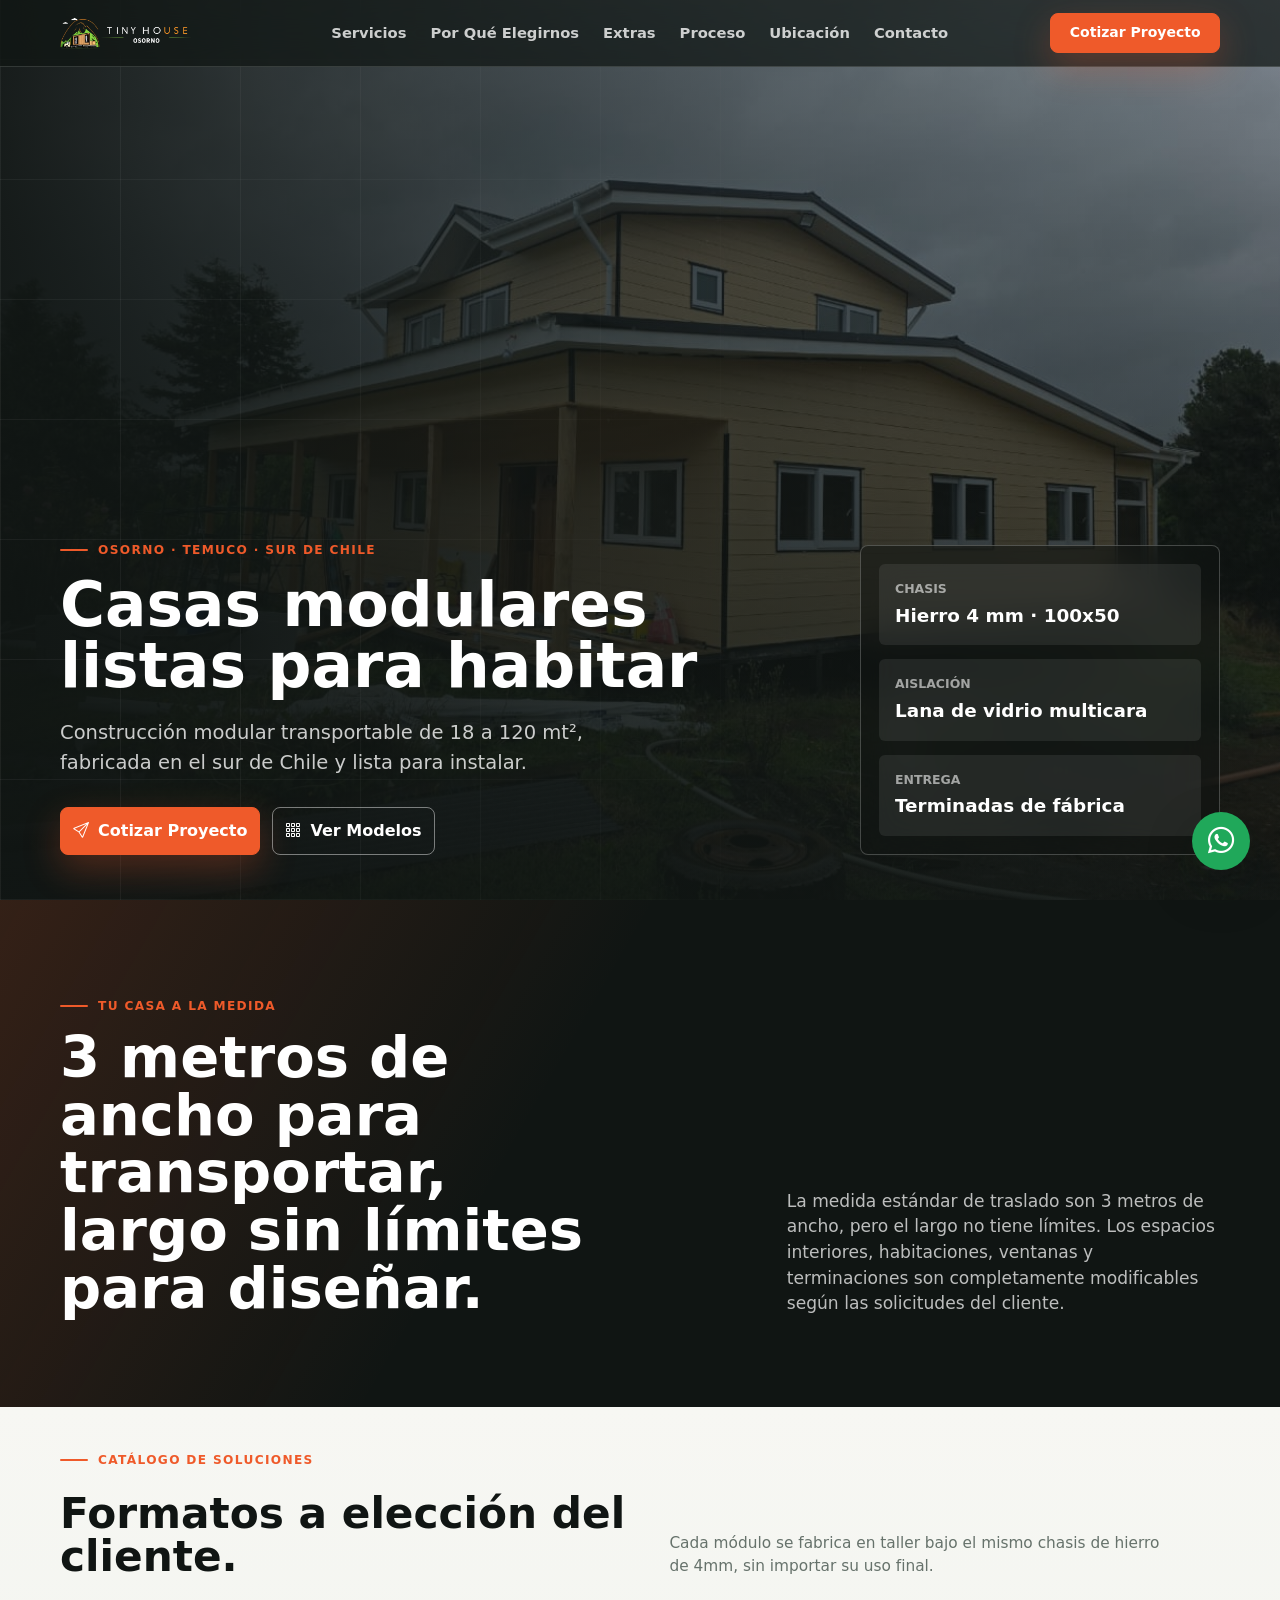
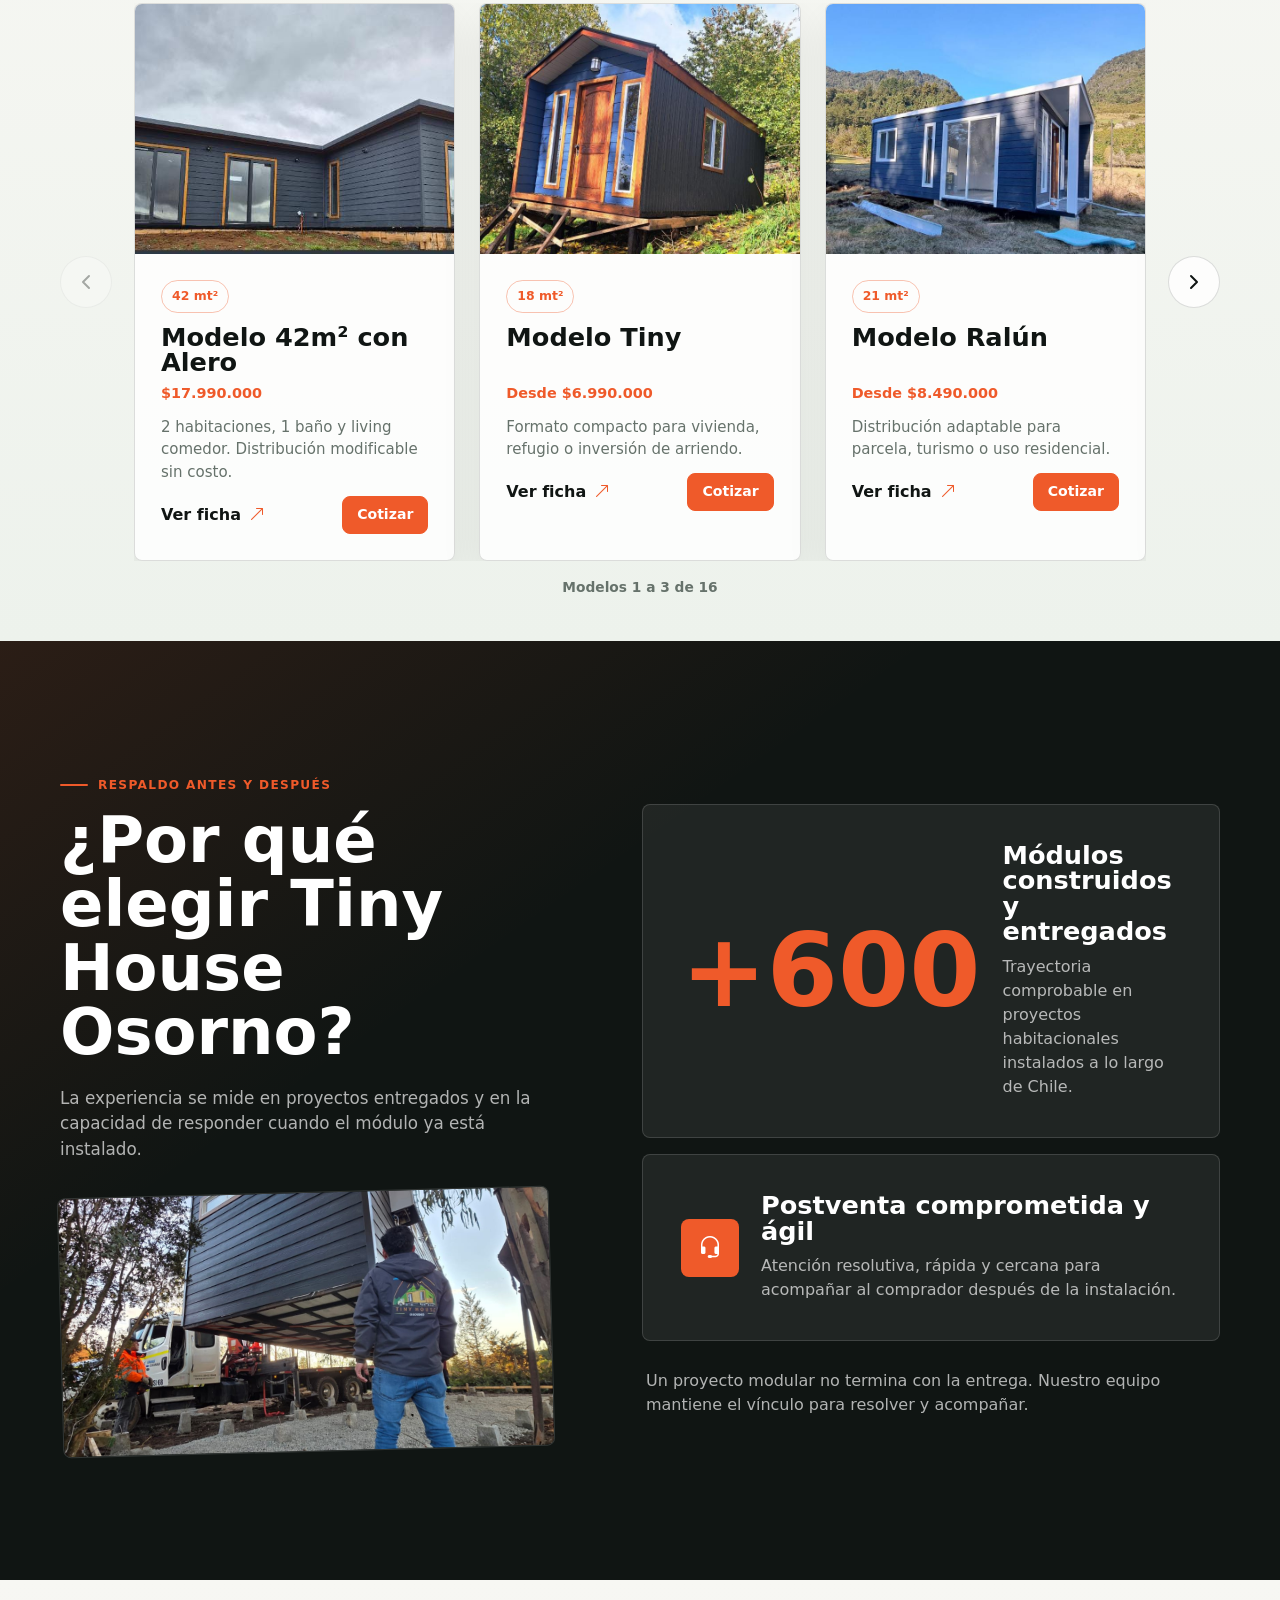
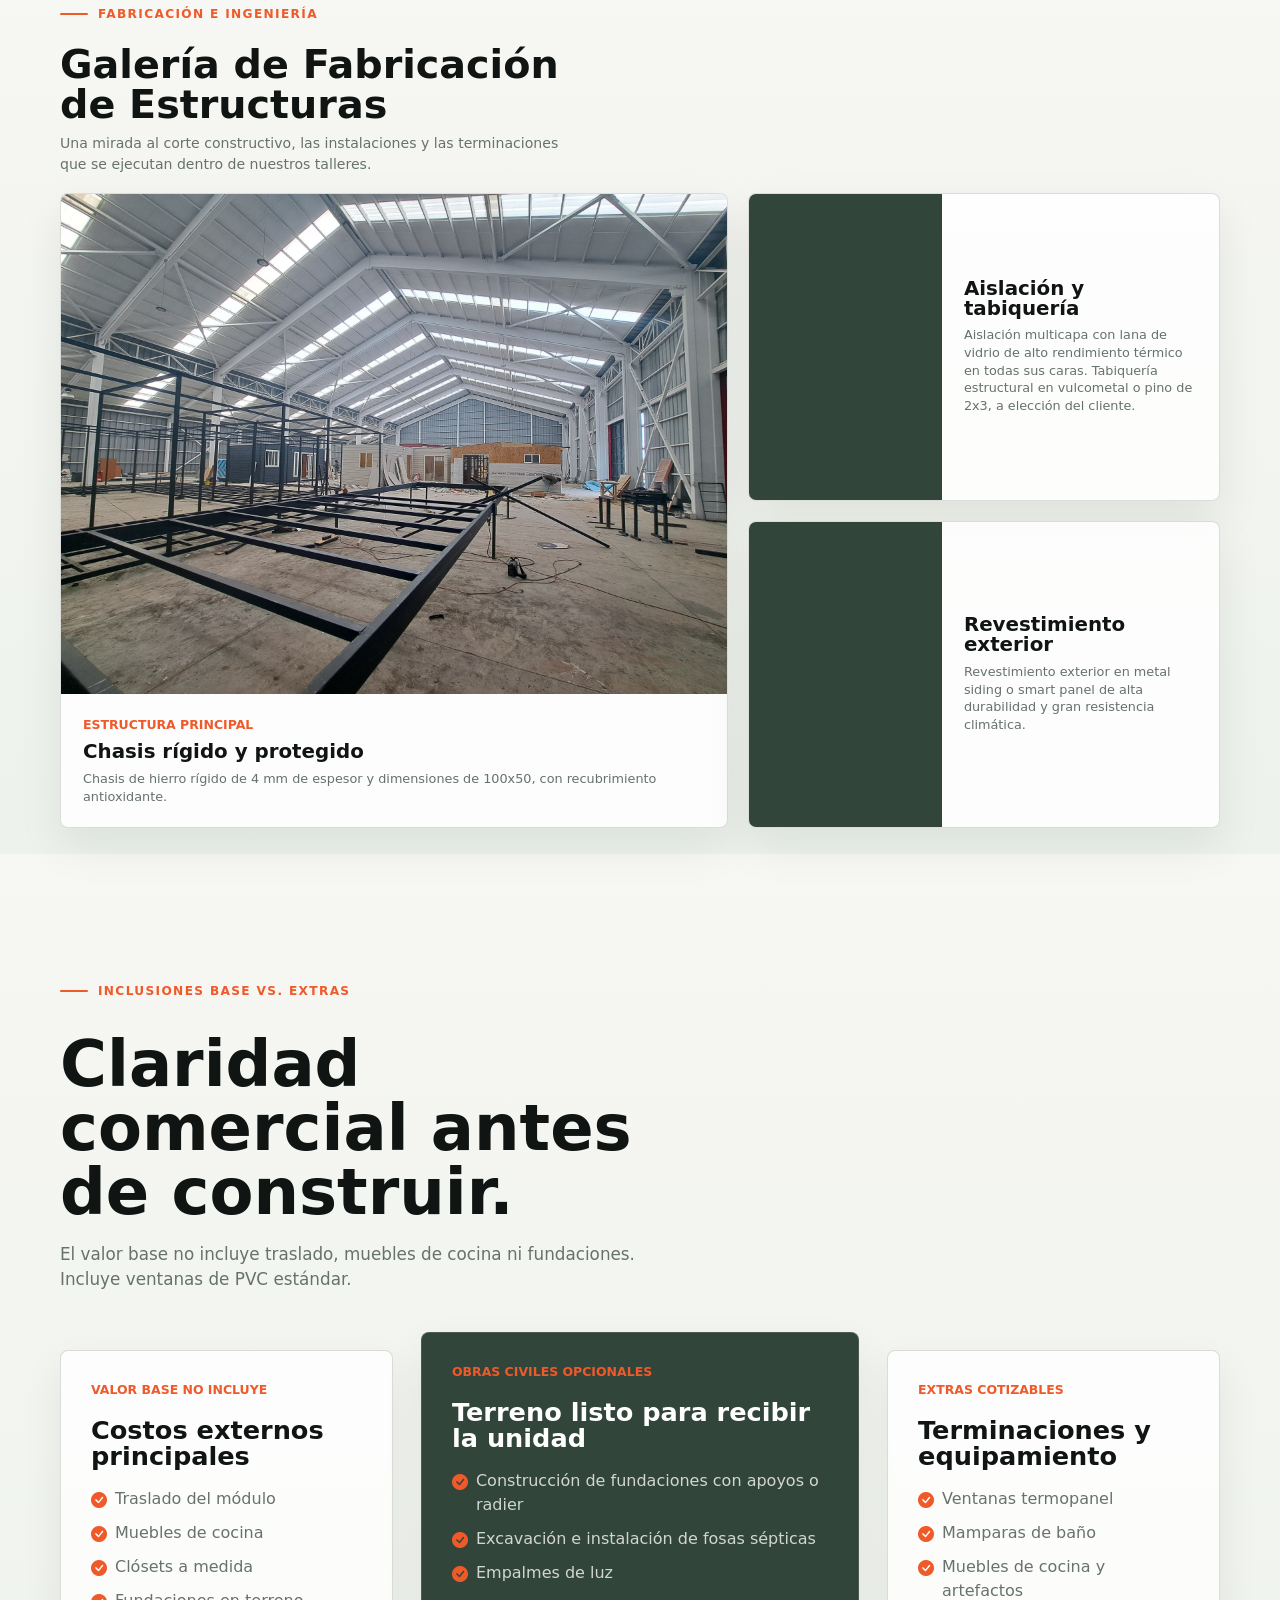
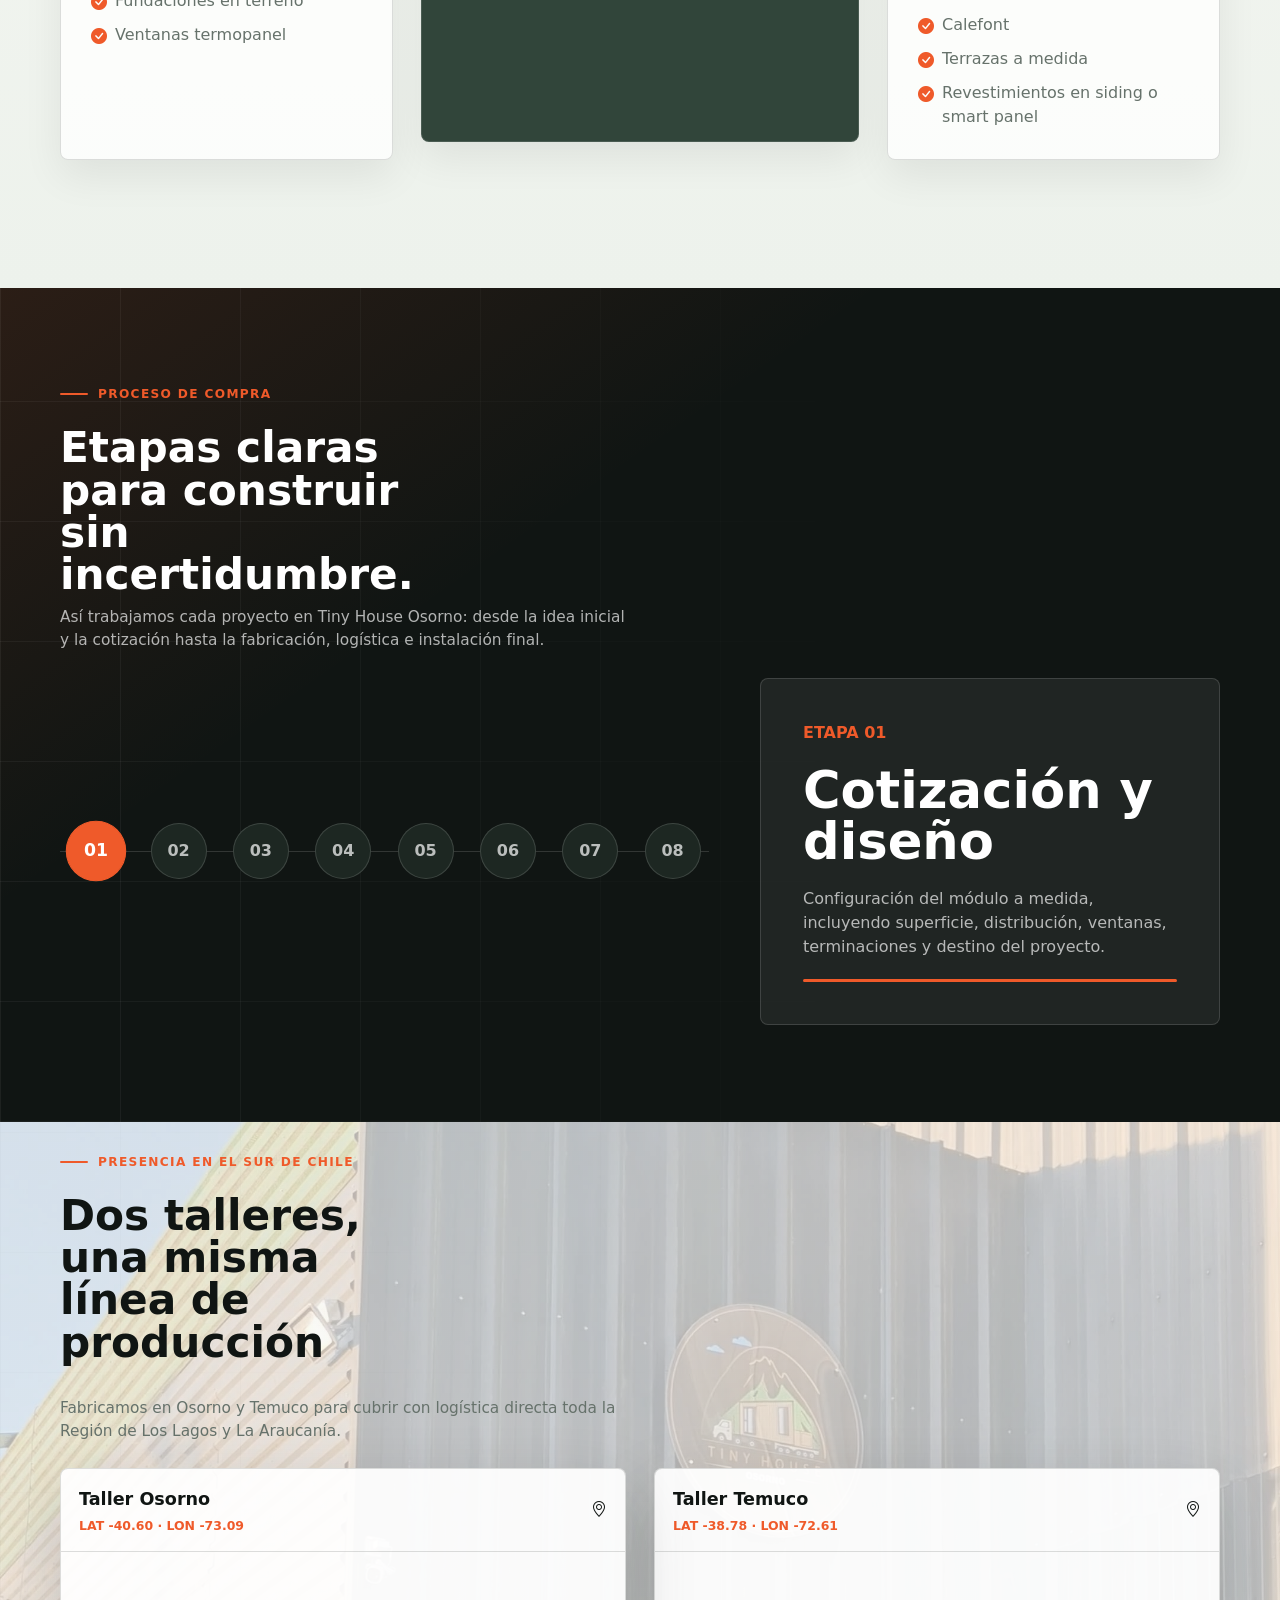
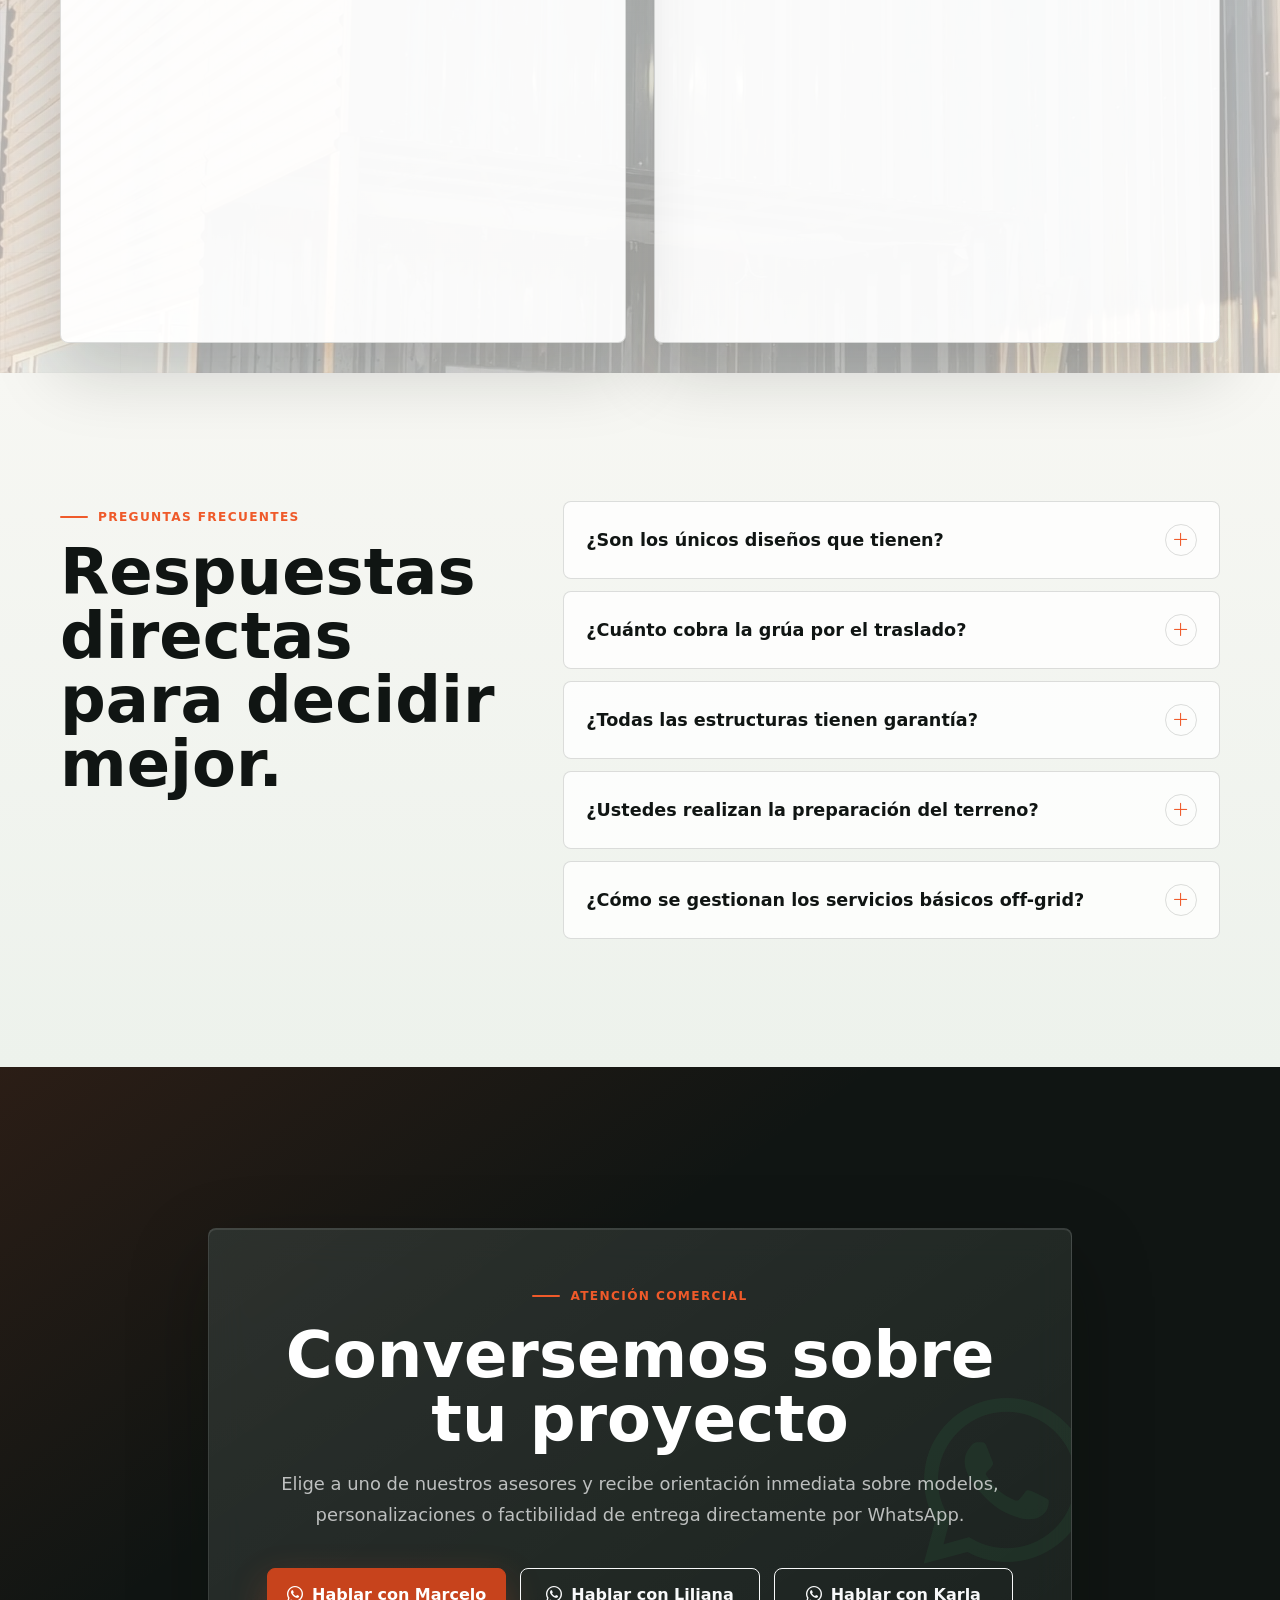
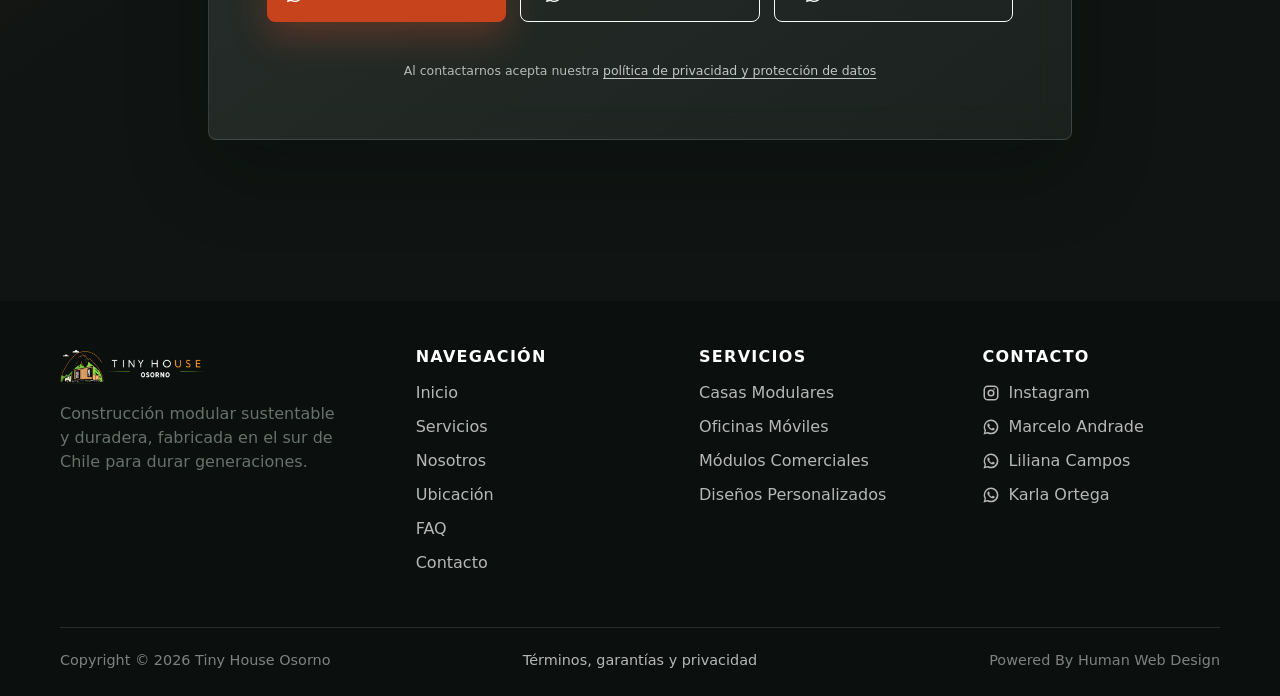
<file: index.html>
<!DOCTYPE html>
<html lang="es">
<head>
  <meta charset="UTF-8">
  <meta name="viewport" content="width=device-width, initial-scale=1.0">
  <meta name="description" content="Compra tu Tiny House en Chile con fabricación en Osorno y Temuco. Casas móviles premium, personalizables, con despacho e instalación en todo Chile.">
  <meta name="robots" content="index, follow, max-image-preview:large">
  <title>Tiny House Chile | Fabricación de viviendas modulares en Osorno y Temuco</title>
  <link rel="canonical" href="https://tinyhouseosorno.cl/">
  <meta property="og:locale" content="es_CL">
  <meta property="og:type" content="website">
  <meta property="og:site_name" content="Tiny House Osorno">
  <meta property="og:title" content="Tiny House Chile | Fabricación en Osorno y Temuco">
  <meta property="og:description" content="Casas móviles premium fabricadas en Osorno y Temuco, con personalización, despacho e instalación en todo Chile.">
  <meta property="og:url" content="https://tinyhouseosorno.cl/">
  <!-- Imagen de previsualización para WhatsApp y Redes Sociales -->
  <meta property="og:image" content="https://tinyhouseosorno.cl/assets/img/og-preview.png">
  <meta property="og:image:secure_url" content="https://tinyhouseosorno.cl/assets/img/og-preview.png">
  <meta property="og:image:type" content="image/png">
  <meta property="og:image:width" content="1200">
  <meta property="og:image:height" content="630">
  <meta property="og:image:alt" content="Tiny House Osorno: casas móviles premium fabricadas en el sur de Chile">
  <meta name="twitter:card" content="summary_large_image">
  <meta name="twitter:title" content="Tiny House Chile | Fabricación en Osorno y Temuco">
  <meta name="twitter:description" content="Casas móviles premium con despacho e instalación en todo Chile.">
  <!-- Twitter Card Image -->
  <meta name="twitter:image" content="https://tinyhouseosorno.cl/assets/img/og-preview.png">
  <link rel="preconnect" href="https://cdn.jsdelivr.net">
  <link rel="preconnect" href="https://code.jquery.com">
  <link href="https://cdn.jsdelivr.net/npm/bootstrap@5.3.3/dist/css/bootstrap.min.css" rel="stylesheet">
  <link href="https://cdn.jsdelivr.net/npm/bootstrap-icons@1.11.3/font/bootstrap-icons.min.css" rel="stylesheet">
  <link rel="stylesheet" href="assets/css/styles.css?v=20260721-catalog-models">
  <link rel="icon" type="image/x-icon" href="assets/img/favicon.ico">
  <script src="assets/js/script.js?v=20260714-policy" defer></script>
  <script type="application/ld+json">
  {
    "@context": "https://schema.org",
    "@graph": [
      {
        "@type": "HomeAndConstructionBusiness",
        "@id": "https://tinyhouseosorno.cl/#organization",
        "name": "Tiny House Osorno",
        "url": "https://tinyhouseosorno.cl/",
        "logo": "https://tinyhouseosorno.cl/assets/img/logo.png",
        "image": "https://tinyhouseosorno.cl/assets/img/og-preview.png",
        "description": "Ingeniería y fabricación de tiny houses premium en el sur de Chile, con despacho, logística e instalación en todo el país.",
        "telephone": "+56975494479",
        "areaServed": {
          "@type": "Country",
          "name": "Chile"
        },
        "sameAs": [
          "https://www.instagram.com/tiny.house.osorno/"
        ],
        "contactPoint": [
          {
            "@type": "ContactPoint",
            "contactType": "sales",
            "telephone": "+56975494479",
            "areaServed": "CL",
            "availableLanguage": "Spanish"
          },
          {
            "@type": "ContactPoint",
            "contactType": "customer support",
            "telephone": "+56921759503",
            "areaServed": "CL",
            "availableLanguage": "Spanish"
          }
        ],
        "subOrganization": [
          {
            "@id": "https://tinyhouseosorno.cl/#taller-osorno"
          },
          {
            "@id": "https://tinyhouseosorno.cl/#taller-temuco"
          }
        ]
      },
      {
        "@type": "HomeAndConstructionBusiness",
        "@id": "https://tinyhouseosorno.cl/#taller-osorno",
        "name": "Tiny House Osorno - Taller Osorno",
        "url": "https://tinyhouseosorno.cl/#ubicacion",
        "parentOrganization": {
          "@id": "https://tinyhouseosorno.cl/#organization"
        },
        "address": {
          "@type": "PostalAddress",
          "addressLocality": "Osorno",
          "addressRegion": "Los Lagos",
          "addressCountry": "CL"
        },
        "geo": {
          "@type": "GeoCoordinates",
          "latitude": -40.60,
          "longitude": -73.09
        },
        "areaServed": {
          "@type": "Country",
          "name": "Chile"
        }
      },
      {
        "@type": "HomeAndConstructionBusiness",
        "@id": "https://tinyhouseosorno.cl/#taller-temuco",
        "name": "Tiny House Osorno - Taller Temuco",
        "url": "https://tinyhouseosorno.cl/#ubicacion",
        "parentOrganization": {
          "@id": "https://tinyhouseosorno.cl/#organization"
        },
        "address": {
          "@type": "PostalAddress",
          "addressLocality": "Temuco",
          "addressRegion": "La Araucanía",
          "addressCountry": "CL"
        },
        "geo": {
          "@type": "GeoCoordinates",
          "latitude": -38.78,
          "longitude": -72.61
        },
        "areaServed": {
          "@type": "Country",
          "name": "Chile"
        }
      },
      {
        "@type": "WebSite",
        "@id": "https://tinyhouseosorno.cl/#website",
        "url": "https://tinyhouseosorno.cl/",
        "name": "Tiny House Osorno",
        "inLanguage": "es-CL",
        "publisher": {
          "@id": "https://tinyhouseosorno.cl/#organization"
        },
        "creator": {
          "@type": "Organization",
          "name": "Human Web Design",
          "url": "https://humanwebdesign.cl/"
        }
      }
    ]
  }
  </script>
</head>
<body>
  <a class="whatsapp-float" href="https://wa.me/56975494479?text=Hola%20Marcelo%2C%20quiero%20cotizar%20una%20Tiny%20House" target="_blank" rel="noopener" aria-label="Contactar por WhatsApp a Marcelo Andrade">
    <i class="bi bi-whatsapp" aria-hidden="true"></i>
  </a>

  <header class="site-header" id="top">
    <nav class="navbar navbar-expand-lg navbar-dark">
      <div class="container-fluid page-shell">
        <a class="navbar-brand" href="#inicio" aria-label="Tiny House Osorno inicio">
          <img src="assets/img/logo.png" alt="Tiny House Osorno">
        </a>
        <button class="navbar-toggler" type="button" data-bs-toggle="collapse" data-bs-target="#mainNav" data-nav-toggle aria-controls="mainNav" aria-expanded="false" aria-label="Abrir menú">
          <span class="navbar-toggler-icon"></span>
        </button>
        <div class="collapse navbar-collapse" id="mainNav">
          <ul class="navbar-nav mx-auto">
            <li class="nav-item"><a class="nav-link" href="#servicios">Servicios</a></li>
            <li class="nav-item"><a class="nav-link" href="#ingenieria">Por Qué Elegirnos</a></li>
            <li class="nav-item"><a class="nav-link" href="#incluye">Extras</a></li>
            <li class="nav-item"><a class="nav-link" href="#proceso">Proceso</a></li>
            <li class="nav-item"><a class="nav-link" href="#ubicacion">Ubicación</a></li>
            <li class="nav-item"><a class="nav-link" href="#contacto">Contacto</a></li>
          </ul>
          <a class="btn btn-accent btn-nowrap" href="https://wa.me/56975494479?text=Hola%20Marcelo%2C%20quiero%20cotizar%20una%20Tiny%20House" target="_blank" rel="noopener">
            Cotizar Proyecto
          </a>
        </div>
      </div>
    </nav>
  </header>

  <main>
    <section class="hero-section" id="inicio">
      <figure class="hero-media hero-slideshow" aria-hidden="true">
        <img class="hero-slide active" src="assets/img/bg-hero1.jpeg" alt="" fetchpriority="high" decoding="async">
        <img class="hero-slide" src="assets/img/bg-hero2.jpeg" alt="" loading="eager" decoding="async">
      </figure>
      <div class="hero-veils" aria-hidden="true"></div>
      <div class="container-fluid page-shell hero-content">
        <div class="hero-copy reveal">
          <span class="section-kicker">Osorno · Temuco · Sur de Chile</span>
          <h1>Casas modulares listas para habitar</h1>
          <p>Construcción modular transportable de 18 a 120 mt², fabricada en el sur de Chile y lista para instalar.</p>
          <div class="hero-actions">
            <a class="btn btn-accent" href="#contacto">
              <i class="bi bi-send" aria-hidden="true"></i>
              Cotizar Proyecto
            </a>
            <a class="btn btn-ghost" href="#servicios">
              <i class="bi bi-grid-3x3-gap" aria-hidden="true"></i>
              Ver Modelos
            </a>
          </div>
        </div>
        <aside class="hero-panel reveal" aria-label="Datos comerciales principales">
          <div>
            <span>Chasis</span>
            <strong>Hierro 4 mm · 100x50</strong>
          </div>
          <div>
            <span>Aislación</span>
            <strong>Lana de vidrio multicara</strong>
          </div>
          <div>
            <span>Entrega</span>
            <strong>Terminadas de fábrica</strong>
          </div>
        </aside>
      </div>
    </section>

    <section class="intro-band">
      <div class="container-fluid page-shell">
        <div class="intro-layout">
          <div class="reveal">
            <span class="section-kicker">Tu casa a la medida</span>
            <h2>3 metros de ancho para transportar, largo sin límites para diseñar.</h2>
          </div>
          <p class="reveal">La medida estándar de traslado son 3 metros de ancho, pero el largo no tiene límites. Los espacios interiores, habitaciones, ventanas y terminaciones son completamente modificables según las solicitudes del cliente.</p>
        </div>
      </div>
    </section>

    <section class="models-section section-pad" id="servicios">
      <div class="container-fluid page-shell">
        <div class="section-head reveal">
          <span class="section-kicker">Catálogo de soluciones</span>
          <h2>Formatos a elección del cliente.</h2>
          <p>Cada módulo se fabrica en taller bajo el mismo chasis de hierro de 4mm, sin importar su uso final.</p>
        </div>

        <div class="portfolio-carousel reveal" aria-roledescription="carrusel" aria-label="Modelos Tiny House Osorno">
          <button class="portfolio-arrow portfolio-arrow-prev" type="button" data-portfolio-prev aria-label="Ver modelos anteriores">
            <svg aria-hidden="true" viewBox="0 0 24 24" focusable="false">
              <path d="m15 18-6-6 6-6" fill="none" stroke="currentColor" stroke-width="2" stroke-linecap="round" stroke-linejoin="round"></path>
            </svg>
          </button>

          <div class="portfolio-viewport">
            <div class="portfolio-track">
              <article class="portfolio-card" data-model="42-alero" data-bs-toggle="modal" data-bs-target="#modal42Alero" role="button" tabindex="0" aria-haspopup="dialog" aria-label="Abrir detalles del modelo de 42 metros cuadrados con alero">
                <figure class="portfolio-image"><img src="assets/img/modelos/42 mt2 con alero/42alero1.jpeg" alt="Modelo de 42 metros cuadrados con alero" loading="lazy" decoding="async"></figure>
                <div class="portfolio-body">
                  <span class="model-meta">42 mt²</span>
                  <h3>Modelo 42m² con Alero</h3>
                  <p class="portfolio-price">$17.990.000</p>
                  <p>2 habitaciones, 1 baño y living comedor. Distribución modificable sin costo.</p>
                  <div class="portfolio-actions">
                    <span class="model-detail-btn">Ver ficha <i class="bi bi-arrow-up-right" aria-hidden="true"></i></span>
                    <a class="portfolio-quote" href="https://wa.me/56975494479?text=Hola%20Marcelo,%20me%20interesa%20cotizar%20el%20Modelo%20de%2042mt2%20con%20Alero" target="_blank" rel="noopener">Cotizar</a>
                  </div>
                </div>
              </article>

              <article class="portfolio-card" data-model="tiny" data-bs-toggle="modal" data-bs-target="#modalTiny" role="button" tabindex="0" aria-haspopup="dialog" aria-label="Abrir detalles del modelo Tiny de 18 metros cuadrados">
                <figure class="portfolio-image"><img src="assets/img/modelos/tiny/tiny1.jpeg" alt="Modelo Tiny de 18 metros cuadrados" loading="lazy" decoding="async"></figure>
                <div class="portfolio-body">
                  <span class="model-meta">18 mt²</span>
                  <h3>Modelo Tiny</h3>
                  <p class="portfolio-price">Desde $6.990.000</p>
                  <p>Formato compacto para vivienda, refugio o inversión de arriendo.</p>
                  <div class="portfolio-actions">
                    <span class="model-detail-btn">Ver ficha <i class="bi bi-arrow-up-right" aria-hidden="true"></i></span>
                    <a class="portfolio-quote" href="https://wa.me/56975494479?text=Hola%20Marcelo,%20me%20interesa%20cotizar%20el%20Modelo%20Tiny%20de%2018mt2" target="_blank" rel="noopener">Cotizar</a>
                  </div>
                </div>
              </article>

              <article class="portfolio-card" data-model="ralun" data-bs-toggle="modal" data-bs-target="#modalRalun" role="button" tabindex="0" aria-haspopup="dialog" aria-label="Abrir detalles del modelo Ralún de 21 metros cuadrados">
                <figure class="portfolio-image"><img src="assets/img/modelos/ralun/ralun1.jpeg" alt="Modelo Ralún de 21 metros cuadrados" loading="lazy" decoding="async"></figure>
                <div class="portfolio-body">
                  <span class="model-meta">21 mt²</span>
                  <h3>Modelo Ralún</h3>
                  <p class="portfolio-price">Desde $8.490.000</p>
                  <p>Distribución adaptable para parcela, turismo o uso residencial.</p>
                  <div class="portfolio-actions">
                    <span class="model-detail-btn">Ver ficha <i class="bi bi-arrow-up-right" aria-hidden="true"></i></span>
                    <a class="portfolio-quote" href="https://wa.me/56975494479?text=Hola%20Marcelo,%20me%20interesa%20cotizar%20el%20Modelo%20Ralun%20de%2021mt2" target="_blank" rel="noopener">Cotizar</a>
                  </div>
                </div>
              </article>

              <article class="portfolio-card" data-model="frutillar" data-bs-toggle="modal" data-bs-target="#modalFrutillar" role="button" tabindex="0" aria-haspopup="dialog" aria-label="Abrir detalles del modelo Frutillar de 25.5 metros cuadrados">
                <figure class="portfolio-image"><img src="assets/img/modelos/frutillar/frutillar1.jpeg" alt="Modelo Frutillar de 25.5 metros cuadrados" loading="lazy" decoding="async"></figure>
                <div class="portfolio-body">
                  <span class="model-meta">25.5 mt²</span>
                  <h3>Modelo Frutillar</h3>
                  <p class="portfolio-price">Desde $9.990.000</p>
                  <p>Diseño moderno y funcional para uso residencial o turístico.</p>
                  <div class="portfolio-actions">
                    <span class="model-detail-btn">Ver ficha <i class="bi bi-arrow-up-right" aria-hidden="true"></i></span>
                    <a class="portfolio-quote" href="https://wa.me/56975494479?text=Hola%20Marcelo,%20me%20interesa%20cotizar%20el%20Modelo%20Frutillar%20de%2025.5mt2" target="_blank" rel="noopener">Cotizar</a>
                  </div>
                </div>
              </article>

              <article class="portfolio-card" data-model="cochamo" data-bs-toggle="modal" data-bs-target="#modalCochamo" role="button" tabindex="0" aria-haspopup="dialog" aria-label="Abrir detalles del modelo Cochamó de 30 metros cuadrados">
                <figure class="portfolio-image"><img src="assets/img/modelos/cochamo/cochamo1.jpeg" alt="Modelo Cochamó de 30 metros cuadrados" loading="lazy" decoding="async"></figure>
                <div class="portfolio-body">
                  <span class="model-meta">30 mt²</span>
                  <h3>Modelo Cochamó</h3>
                  <p class="portfolio-price">Desde $13.490.000</p>
                  <p>Vivienda modular equilibrada para parejas o familias pequeñas.</p>
                  <div class="portfolio-actions">
                    <span class="model-detail-btn">Ver ficha <i class="bi bi-arrow-up-right" aria-hidden="true"></i></span>
                    <a class="portfolio-quote" href="https://wa.me/56975494479?text=Hola%20Marcelo,%20me%20interesa%20cotizar%20el%20Modelo%20Cochamó%20de%2030mt2" target="_blank" rel="noopener">Cotizar</a>
                  </div>
                </div>
              </article>

              <article class="portfolio-card" data-model="puelo" data-bs-toggle="modal" data-bs-target="#modalPuelo" role="button" tabindex="0" aria-haspopup="dialog" aria-label="Abrir detalles del modelo Puelo de 36 metros cuadrados">
                <figure class="portfolio-image"><img src="assets/img/modelos/puelo/puelo1.jpeg" alt="Modelo Puelo de 36 metros cuadrados" loading="lazy" decoding="async"></figure>
                <div class="portfolio-body">
                  <span class="model-meta">36 mt²</span>
                  <h3>Modelo Puelo</h3>
                  <p class="portfolio-price">Desde $14.990.000</p>
                  <p>Programa familiar con dormitorios y estar de mayor capacidad.</p>
                  <div class="portfolio-actions">
                    <span class="model-detail-btn">Ver ficha <i class="bi bi-arrow-up-right" aria-hidden="true"></i></span>
                    <a class="portfolio-quote" href="https://wa.me/56975494479?text=Hola%20Marcelo,%20me%20interesa%20cotizar%20el%20Modelo%20Puelo%20de%2036mt2" target="_blank" rel="noopener">Cotizar</a>
                  </div>
                </div>
              </article>

              <article class="portfolio-card" data-model="pucon" data-bs-toggle="modal" data-bs-target="#modalPucon" role="button" tabindex="0" aria-haspopup="dialog" aria-label="Abrir detalles del modelo Pucon de 39 metros cuadrados">
                <figure class="portfolio-image"><img src="assets/img/modelos/pucon/pucon1.jpeg" alt="Modelo Pucon de 39 metros cuadrados" loading="lazy" decoding="async"></figure>
                <div class="portfolio-body">
                  <span class="model-meta">39 mt²</span>
                  <h3>Modelo Pucon</h3>
                  <p class="portfolio-price">Desde $15.990.000</p>
                  <p>Programa compacto ideal para parejas o pequeñas familias.</p>
                  <div class="portfolio-actions">
                    <span class="model-detail-btn">Ver ficha <i class="bi bi-arrow-up-right" aria-hidden="true"></i></span>
                    <a class="portfolio-quote" href="https://wa.me/56975494479?text=Hola%20Marcelo,%20me%20interesa%20cotizar%20el%20Modelo%20Pucon%20de%2039mt2" target="_blank" rel="noopener">Cotizar</a>
                  </div>
                </div>
              </article>

              <article class="portfolio-card" data-model="39-alero" data-bs-toggle="modal" data-bs-target="#modal39Alero" role="button" tabindex="0" aria-haspopup="dialog" aria-label="Abrir detalles del modelo de 39 metros cuadrados con alero">
                <figure class="portfolio-image"><img src="assets/img/modelos/39 mt2 con alero/39alero1.jpeg" alt="Modelo de 39 metros cuadrados con alero" loading="lazy" decoding="async"></figure>
                <div class="portfolio-body">
                  <span class="model-meta">39 mt²</span>
                  <h3>Modelo 39m² con Alero</h3>
                  <p class="portfolio-price">$16.990.000</p>
                  <p>2 habitaciones o 1 con walking closet, 1 baño y living comedor. No incluye muebles de cocina.</p>
                  <div class="portfolio-actions">
                    <span class="model-detail-btn">Ver ficha <i class="bi bi-arrow-up-right" aria-hidden="true"></i></span>
                    <a class="portfolio-quote" href="https://wa.me/56975494479?text=Hola%20Marcelo,%20me%20interesa%20cotizar%20el%20Modelo%20de%2039mt2%20con%20Alero" target="_blank" rel="noopener">Cotizar</a>
                  </div>
                </div>
              </article>

              <article class="portfolio-card" data-model="puyehue" data-bs-toggle="modal" data-bs-target="#modalPuyehue" role="button" tabindex="0" aria-haspopup="dialog" aria-label="Abrir detalles del modelo Puyehue de 42 metros cuadrados">
                <figure class="portfolio-image"><img src="assets/img/modelos/puyehue/puyehue1.jpeg" alt="Modelo Puyehue de 42 metros cuadrados" loading="lazy" decoding="async"></figure>
                <div class="portfolio-body">
                  <span class="model-meta">42 mt²</span>
                  <h3>Modelo Puyehue</h3>
                  <p class="portfolio-price">Desde $16.990.000</p>
                  <p>Superficie amplia con distribución completamente personalizable.</p>
                  <div class="portfolio-actions">
                    <span class="model-detail-btn">Ver ficha <i class="bi bi-arrow-up-right" aria-hidden="true"></i></span>
                    <a class="portfolio-quote" href="https://wa.me/56975494479?text=Hola%20Marcelo,%20me%20interesa%20cotizar%20el%20Modelo%20Puyehue%20de%2042mt2" target="_blank" rel="noopener">Cotizar</a>
                  </div>
                </div>
              </article>

              <article class="portfolio-card" data-model="llanquihue" data-bs-toggle="modal" data-bs-target="#modalLlanquihue" role="button" tabindex="0" aria-haspopup="dialog" aria-label="Abrir detalles del modelo Llanquihue de 48 metros cuadrados">
                <figure class="portfolio-image"><img src="assets/img/modelos/llanquihue/llanquihue1.jpeg" alt="Modelo Llanquihue de 48 metros cuadrados" loading="lazy" decoding="async"></figure>
                <div class="portfolio-body">
                  <span class="model-meta">48 mt²</span>
                  <h3>Modelo Llanquihue</h3>
                  <p class="portfolio-price">Desde $19.990.000</p>
                  <p>Programa amplio ideal para familias grandes.</p>
                  <div class="portfolio-actions">
                    <span class="model-detail-btn">Ver ficha <i class="bi bi-arrow-up-right" aria-hidden="true"></i></span>
                    <a class="portfolio-quote" href="https://wa.me/56975494479?text=Hola%20Marcelo,%20me%20interesa%20cotizar%20el%20Modelo%20Llanquihue%20de%2048mt2" target="_blank" rel="noopener">Cotizar</a>
                  </div>
                </div>
              </article>

              <article class="portfolio-card" data-model="premium-51" data-bs-toggle="modal" data-bs-target="#modalPremium51" role="button" tabindex="0" aria-haspopup="dialog" aria-label="Abrir detalles del modelo Línea Premium de 51 metros cuadrados">
                <figure class="portfolio-image"><img src="assets/img/modelos/51 mt2 linea premium/premium51-1.jpeg" alt="Modelo Línea Premium de 51 metros cuadrados" loading="lazy" decoding="async"></figure>
                <div class="portfolio-body">
                  <span class="model-meta">51 mt²</span>
                  <h3>Modelo Línea Premium 51m²</h3>
                  <p class="portfolio-price">$29.990.000</p>
                  <p>Equipamiento premium, clósets a medida y termopanel. Terraza y traslado por separado.</p>
                  <div class="portfolio-actions">
                    <span class="model-detail-btn">Ver ficha <i class="bi bi-arrow-up-right" aria-hidden="true"></i></span>
                    <a class="portfolio-quote" href="https://wa.me/56975494479?text=Hola%20Marcelo,%20me%20interesa%20cotizar%20el%20Modelo%20Linea%20Premium%20de%2051mt2" target="_blank" rel="noopener">Cotizar</a>
                  </div>
                </div>
              </article>

              <article class="portfolio-card" data-model="patagonia" data-bs-toggle="modal" data-bs-target="#modalPatagonia" role="button" tabindex="0" aria-haspopup="dialog" aria-label="Abrir detalles del modelo Patagonia de 54 metros cuadrados">
                <figure class="portfolio-image"><img src="assets/img/modelos/patagonia/patagonia1.jpeg" alt="Modelo Patagonia de 54 metros cuadrados compuesto por tres módulos" loading="lazy" decoding="async"></figure>
                <div class="portfolio-body">
                  <span class="model-meta">54 mt²</span>
                  <h3>Modelo Patagonia</h3>
                  <p class="portfolio-price">Desde $22.990.000</p>
                  <p>Tres módulos coordinados para una vivienda de gran capacidad.</p>
                  <div class="portfolio-actions">
                    <span class="model-detail-btn">Ver ficha <i class="bi bi-arrow-up-right" aria-hidden="true"></i></span>
                    <a class="portfolio-quote" href="https://wa.me/56975494479?text=Hola%20Marcelo,%20me%20interesa%20cotizar%20el%20Modelo%20Patagonia%20de%2054mt2" target="_blank" rel="noopener">Cotizar</a>
                  </div>
                </div>
              </article>

              <article class="portfolio-card" data-model="57-altura" data-bs-toggle="modal" data-bs-target="#modal57Altura" role="button" tabindex="0" aria-haspopup="dialog" aria-label="Abrir detalles del modelo de 57 metros cuadrados en altura">
                <figure class="portfolio-image"><img src="assets/img/modelos/57 mt2 en altura/57altura1.jpeg" alt="Modelo de 57 metros cuadrados en altura" loading="lazy" decoding="async"></figure>
                <div class="portfolio-body">
                  <span class="model-meta">57 mt²</span>
                  <h3>Modelo 57m² en Altura</h3>
                  <p class="portfolio-price">$24.990.000</p>
                  <p>3 dormitorios, 1 baño, amplia cocina y living comedor con mayor altura interior.</p>
                  <div class="portfolio-actions">
                    <span class="model-detail-btn">Ver ficha <i class="bi bi-arrow-up-right" aria-hidden="true"></i></span>
                    <a class="portfolio-quote" href="https://wa.me/56975494479?text=Hola%20Marcelo,%20me%20interesa%20cotizar%20el%20Modelo%20de%2057mt2%20en%20Altura" target="_blank" rel="noopener">Cotizar</a>
                  </div>
                </div>
              </article>

              <article class="portfolio-card" data-model="ranco" data-bs-toggle="modal" data-bs-target="#modalRanco" role="button" tabindex="0" aria-haspopup="dialog" aria-label="Abrir detalles del modelo Ranco de 66 metros cuadrados">
                <figure class="portfolio-image"><img src="assets/img/modelos/ranco/ranco1.jpeg" alt="Modelo Ranco de 66 metros cuadrados" loading="lazy" decoding="async"></figure>
                <div class="portfolio-body">
                  <span class="model-meta">66 mt²</span>
                  <h3>Modelo Ranco</h3>
                  <p class="portfolio-price">Desde $33.990.000</p>
                  <p>Diseñada especialmente para ofrecer comodidad y funcionalidad.</p>
                  <div class="portfolio-actions">
                    <span class="model-detail-btn">Ver ficha <i class="bi bi-arrow-up-right" aria-hidden="true"></i></span>
                    <a class="portfolio-quote" href="https://wa.me/56975494479?text=Hola%20Marcelo,%20me%20interesa%20cotizar%20el%20Modelo%20Ranco%20de%2066mt2" target="_blank" rel="noopener">Cotizar</a>
                  </div>
                </div>
              </article>

              <article class="portfolio-card" data-model="chiloe" data-bs-toggle="modal" data-bs-target="#modalChiloe" role="button" tabindex="0" aria-haspopup="dialog" aria-label="Abrir detalles del modelo Chiloé de 72 metros cuadrados">
                <figure class="portfolio-image"><img src="assets/img/modelos/chiloe/chiloe1.jpeg" alt="Modelo Chiloé de 72 metros cuadrados" loading="lazy" decoding="async"></figure>
                <div class="portfolio-body">
                  <span class="model-meta">72 mt²</span>
                  <h3>Modelo Chiloé</h3>
                  <p class="portfolio-price">Desde $31.990.000</p>
                  <p>Ideal para parcelas o campos. Hecha para resistir los climas del sur.</p>
                  <div class="portfolio-actions">
                    <span class="model-detail-btn">Ver ficha <i class="bi bi-arrow-up-right" aria-hidden="true"></i></span>
                    <a class="portfolio-quote" href="https://wa.me/56975494479?text=Hola%20Marcelo,%20me%20interesa%20cotizar%20el%20Modelo%20Chiloe%20de%2072mt2" target="_blank" rel="noopener">Cotizar</a>
                  </div>
                </div>
              </article>

              <article class="portfolio-card" data-model="tronador" data-bs-toggle="modal" data-bs-target="#modalTronador" role="button" tabindex="0" aria-haspopup="dialog" aria-label="Abrir detalles del modelo Tronador de 94 metros cuadrados">
                <figure class="portfolio-image"><img src="assets/img/modelos/tronador/tronador1.jpeg" alt="Modelo Tronador de 94 metros cuadrados" loading="lazy" decoding="async"></figure>
                <div class="portfolio-body">
                  <span class="model-meta">94 mt²</span>
                  <h3>Modelo Tronador</h3>
                  <p class="portfolio-price">Desde $38.880.000</p>
                  <p>Espacios amplios, terminaciones de alta gama y robustez inigualable.</p>
                  <div class="portfolio-actions">
                    <span class="model-detail-btn">Ver ficha <i class="bi bi-arrow-up-right" aria-hidden="true"></i></span>
                    <a class="portfolio-quote" href="https://wa.me/56975494479?text=Hola%20Marcelo,%20me%20interesa%20cotizar%20el%20Modelo%20Tronador%20de%2094mt2" target="_blank" rel="noopener">Cotizar</a>
                  </div>
                </div>
              </article>
            </div>
          </div>

          <button class="portfolio-arrow portfolio-arrow-next" type="button" data-portfolio-next aria-label="Ver modelos siguientes">
            <svg aria-hidden="true" viewBox="0 0 24 24" focusable="false">
              <path d="m9 18 6-6-6-6" fill="none" stroke="currentColor" stroke-width="2" stroke-linecap="round" stroke-linejoin="round"></path>
            </svg>
          </button>
        </div>
        <p class="portfolio-status" aria-live="polite"><span id="portfolioStatus">Modelos 1 a 3 de 16</span></p>
      </div>
    </section>

    <section class="engineering-section section-pad" id="ingenieria">
      <div class="container-fluid page-shell">
        <div class="trust-layout">
          <div class="trust-copy reveal">
            <span class="section-kicker">Respaldo antes y después</span>
            <h2>¿Por qué elegir Tiny House Osorno?</h2>
            <p>La experiencia se mide en proyectos entregados y en la capacidad de responder cuando el módulo ya está instalado.</p>
            <figure class="workshop-photo">
              <img src="assets/img/elegirnos.jpeg" alt="Equipo de Tiny House Osorno trabajando en el taller" loading="lazy" decoding="async">
            </figure>
          </div>

          <div class="trust-proof">
            <article class="trust-stat reveal">
              <strong>+600</strong>
              <div>
                <h3>Módulos construidos y entregados</h3>
                <p>Trayectoria comprobable en proyectos habitacionales instalados a lo largo de Chile.</p>
              </div>
            </article>
            <article class="trust-service reveal">
              <i class="bi bi-headset" aria-hidden="true"></i>
              <div>
                <h3>Postventa comprometida y ágil</h3>
                <p>Atención resolutiva, rápida y cercana para acompañar al comprador después de la instalación.</p>
              </div>
            </article>
            <p class="trust-closing reveal">Un proyecto modular no termina con la entrega. Nuestro equipo mantiene el vínculo para resolver y acompañar.</p>
          </div>
        </div>
      </div>
    </section>

    <section class="manufacturing-section section-pad" id="fabricacion">
      <div class="container-fluid page-shell">
        <div class="section-head reveal">
          <span class="section-kicker">Fabricación e ingeniería</span>
          <h2>Galería de Fabricación de Estructuras</h2>
          <p>Una mirada al corte constructivo, las instalaciones y las terminaciones que se ejecutan dentro de nuestros talleres.</p>
        </div>

        <div class="manufacturing-grid">
          <article class="manufacturing-feature reveal">
            <figure>
              <img src="assets/img/construccion/construccion1.jpg" alt="Fabricación del chasis de hierro en taller" loading="lazy" decoding="async">
            </figure>
            <div>
              <span>Estructura principal</span>
              <h3>Chasis rígido y protegido</h3>
              <p>Chasis de hierro rígido de 4 mm de espesor y dimensiones de 100x50, con recubrimiento antioxidante.</p>
            </div>
          </article>

          <article class="manufacturing-tile reveal">
            <figure>
              <img src="assets/img/construccion/construccion2.jpg" alt="Instalación de aislación multicapa y tabiquería estructural" loading="lazy" decoding="async">
            </figure>
            <div>
              <h3>Aislación y tabiquería</h3>
              <p>Aislación multicapa con lana de vidrio de alto rendimiento térmico en todas sus caras. Tabiquería estructural en vulcometal o pino de 2x3, a elección del cliente.</p>
            </div>
          </article>

          <article class="manufacturing-tile reveal">
            <figure>
              <img src="assets/img/construccion/construccion3.jpg" alt="Instalación de revestimiento exterior resistente al clima" loading="lazy" decoding="async">
            </figure>
            <div>
              <h3>Revestimiento exterior</h3>
              <p>Revestimiento exterior en metal siding o smart panel de alta durabilidad y gran resistencia climática.</p>
            </div>
          </article>
        </div>
      </div>
    </section>

    <section class="inclusions-section section-pad" id="incluye">
      <div class="container-fluid page-shell">
        <div class="section-head reveal">
          <span class="section-kicker">Inclusiones base vs. extras</span>
          <h2>Claridad comercial antes de construir.</h2>
          <p>El valor base no incluye traslado, muebles de cocina ni fundaciones. Incluye ventanas de PVC estándar.</p>
        </div>

        <div class="compare-layout">
          <article class="compare-card excluded reveal">
            <span class="compare-label">Valor base no incluye</span>
            <h3>Costos externos principales</h3>
            <ul class="check-list">
              <li>Traslado del módulo</li>
              <li>Muebles de cocina</li>
              <li>Clósets a medida</li>
              <li>Fundaciones en terreno</li>
              <li>Ventanas termopanel</li>
            </ul>
          </article>

          <article class="compare-card service reveal">
            <span class="compare-label">Obras civiles opcionales</span>
            <h3>Terreno listo para recibir la unidad</h3>
            <ul class="check-list">
              <li>Construcción de fundaciones con apoyos o radier</li>
              <li>Excavación e instalación de fosas sépticas</li>
              <li>Empalmes de luz</li>
            </ul>
          </article>

          <article class="compare-card extras reveal">
            <span class="compare-label">Extras cotizables</span>
            <h3>Terminaciones y equipamiento</h3>
            <ul class="check-list">
              <li>Ventanas termopanel</li>
              <li>Mamparas de baño</li>
              <li>Muebles de cocina y artefactos</li>
              <li>Calefont</li>
              <li>Terrazas a medida</li>
              <li>Revestimientos en siding o smart panel</li>
            </ul>
          </article>
        </div>
      </div>
    </section>

    <section class="timeline-section section-pad" id="proceso">
      <div class="container-fluid page-shell">
        <div class="section-head reveal">
          <span class="section-kicker">Proceso de compra</span>
          <h2>Etapas claras para construir sin incertidumbre.</h2>
          <p>Así trabajamos cada proyecto en Tiny House Osorno: desde la idea inicial y la cotización hasta la fabricación, logística e instalación final.</p>
        </div>

        <div class="timeline-shell reveal">
          <div class="timeline-rail" role="tablist" aria-label="Línea de tiempo de compra">
            <button class="timeline-step active" type="button" role="tab" aria-selected="true" data-step="0">01</button>
            <button class="timeline-step" type="button" role="tab" aria-selected="false" data-step="1">02</button>
            <button class="timeline-step" type="button" role="tab" aria-selected="false" data-step="2">03</button>
            <button class="timeline-step" type="button" role="tab" aria-selected="false" data-step="3">04</button>
            <button class="timeline-step" type="button" role="tab" aria-selected="false" data-step="4">05</button>
            <button class="timeline-step" type="button" role="tab" aria-selected="false" data-step="5">06</button>
            <button class="timeline-step" type="button" role="tab" aria-selected="false" data-step="6">07</button>
            <button class="timeline-step" type="button" role="tab" aria-selected="false" data-step="7">08</button>
          </div>
          <article class="timeline-card" aria-live="polite">
            <span id="timelineIndex">Etapa 01</span>
            <h3 id="timelineTitle">Cotización y diseño</h3>
            <p id="timelineText">Configuración personalizada del módulo según superficie, distribución, ventanas, terminaciones y destino del proyecto.</p>
            <div class="timeline-meter" aria-hidden="true"><span></span></div>
          </article>
        </div>
      </div>
    </section>

    <section class="location-section section-pad" id="ubicacion">
      <div class="container-fluid page-shell">
        <div class="section-head reveal">
          <span class="section-kicker">Presencia en el sur de Chile</span>
          <h2>Dos talleres, una misma línea de producción</h2>
          <p><br>Fabricamos en Osorno y Temuco para cubrir con logística directa toda la Región de Los Lagos y La Araucanía.</p>
        </div>

        <div class="map-grid">
          <article class="map-card reveal">
            <div class="map-label">
              <div>
                <strong>Taller Osorno</strong>
                <span>LAT -40.60 · LON -73.09</span>
              </div>
              <i class="bi bi-geo-alt" aria-hidden="true"></i>
            </div>
            <iframe src="https://www.google.com/maps/embed?pb=!1m17!1m12!1m3!1d3029.043450695467!2d-73.10239192397962!3d-40.606864971409514!2m3!1f0!2f0!3f0!3m2!1i1024!2i768!4f13.1!3m2!1m1!2zNDDCsDM2JzI0LjciUyA3M8KwMDUnNTkuMyJX!5e0!3m2!1ses!2scl!4v1783785441498!5m2!1ses!2scl" loading="lazy" title="Mapa de talleres Tiny House Osorno en Osorno"></iframe>
          </article>

          <article class="map-card reveal">
            <div class="map-label">
              <div>
                <strong>Taller Temuco</strong>
                <span>LAT -38.78 · LON -72.61</span>
              </div>
              <i class="bi bi-geo-alt" aria-hidden="true"></i>
            </div>
            <iframe src="https://www.google.com/maps/embed?pb=!1m17!1m12!1m3!1d3109.9301301424252!2d-72.61992852406834!3d-38.78823607174762!2m3!1f0!2f0!3f0!3m2!1i1024!2i768!4f13.1!3m2!1m1!2zMzjCsDQ3JzE3LjciUyA3MsKwMzcnMDIuNSJX!5e0!3m2!1ses!2scl!4v1783785477213!5m2!1ses!2scl" loading="lazy" title="Mapa de talleres Tiny House Osorno en Temuco"></iframe>
          </article>
        </div>
      </div>
    </section>

    <section class="faq-section section-pad" id="faq">
      <div class="container-fluid page-shell">
        <div class="row g-5">
          <div class="col-lg-5 reveal">
            <span class="section-kicker">Preguntas frecuentes</span>
            <h2>Respuestas directas para decidir mejor.</h2>
          </div>
          <div class="col-lg-7 reveal">
            <div class="faq-list">
              <article class="faq-item">
                <button class="faq-question" type="button" aria-expanded="false">
                  <span>¿Son los únicos diseños que tienen?</span>
                  <i class="bi bi-plus-lg" aria-hidden="true"></i>
                </button>
                <div class="faq-answer">
                  <p>No. Nuestro eslogan es "Tu casa a la medida". Modificamos y creamos cualquier diseño arquitectónico que solicite el cliente, adaptando largos y ventanas.</p>
                </div>
              </article>

              <article class="faq-item">
                <button class="faq-question" type="button" aria-expanded="false">
                  <span>¿Cuánto cobra la grúa por el traslado?</span>
                  <i class="bi bi-plus-lg" aria-hidden="true"></i>
                </button>
                <div class="faq-answer">
                  <p>El costo se evalúa caso a caso analizando el estado de los caminos, el tipo de grúa o camión rampla requerido y las complejidades de acceso del terreno.</p>
                </div>
              </article>

              <article class="faq-item">
                <button class="faq-question" type="button" aria-expanded="false">
                  <span>¿Todas las estructuras tienen garantía?</span>
                  <i class="bi bi-plus-lg" aria-hidden="true"></i>
                </button>
                <div class="faq-answer">
                  <p>Sí, todos nuestros módulos habitacionales cuentan con garantía estructural de fábrica que respalda la calidad de nuestros materiales y soldaduras.</p>
                </div>
              </article>

              <article class="faq-item">
                <button class="faq-question" type="button" aria-expanded="false">
                  <span>¿Ustedes realizan la preparación del terreno?</span>
                  <i class="bi bi-plus-lg" aria-hidden="true"></i>
                </button>
                <div class="faq-answer">
                  <p>Sí, ofrecemos el servicio adicional de construcción de fundaciones o entregamos las especificaciones técnicas detalladas si prefiere gestionarlo usted mismo.</p>
                </div>
              </article>

              <article class="faq-item">
                <button class="faq-question" type="button" aria-expanded="false">
                  <span>¿Cómo se gestionan los servicios básicos off-grid?</span>
                  <i class="bi bi-plus-lg" aria-hidden="true"></i>
                </button>
                <div class="faq-answer">
                  <p>Podemos cotizar de forma adicional la instalación de sistemas de autonomía o hacernos cargo de la conexión tradicional instalando fosas sépticas y empalmes de luz.</p>
                </div>
              </article>
            </div>
          </div>
        </div>
      </div>
    </section>

    <section class="contact-section section-pad" id="contacto">
      <div class="container-fluid page-shell">
        <div class="row justify-content-center">
          <div class="col-12 col-lg-10 col-xl-9 mx-auto reveal">
            <div class="contact-whatsapp-panel text-center" aria-labelledby="contactTitle">
              <i class="bi bi-whatsapp contact-whatsapp-mark" aria-hidden="true"></i>
              <header class="contact-card-copy">
                <span class="section-kicker contact-card-kicker">Atención comercial</span>
                <h2 id="contactTitle">Conversemos sobre tu proyecto</h2>
                <p>Elige a uno de nuestros asesores y recibe orientación inmediata sobre modelos, personalizaciones o factibilidad de entrega directamente por WhatsApp.</p>
              </header>
              <div class="contact-whatsapp-actions" aria-label="Asesores disponibles por WhatsApp">
                <a class="btn btn-accent contact-whatsapp-btn" href="https://wa.me/56975494479?text=Hola%20Marcelo%2C%20quiero%20cotizar%20una%20Tiny%20House" target="_blank" rel="noopener" aria-label="Contactar por WhatsApp a Marcelo Andrade al +56 9 7549 4479">
                  <i class="bi bi-whatsapp" aria-hidden="true"></i>
                  Hablar con Marcelo
                </a>
                <a class="btn btn-outline-light contact-whatsapp-btn" href="https://wa.me/56953952816?text=Hola%20Liliana%2C%20quiero%20cotizar%20una%20Tiny%20House" target="_blank" rel="noopener" aria-label="Contactar por WhatsApp a Liliana Campos al +56 9 5395 2816">
                  <i class="bi bi-whatsapp" aria-hidden="true"></i>
                  Hablar con Liliana
                </a>
                <a class="btn btn-outline-light contact-whatsapp-btn" href="https://wa.me/56985816887?text=Hola%20Karla%2C%20quiero%20cotizar%20una%20Tiny%20House" target="_blank" rel="noopener" aria-label="Contactar por WhatsApp a Karla Ortega al +56 9 8581 6887">
                  <i class="bi bi-whatsapp" aria-hidden="true"></i>
                  Hablar con Karla
                </a>
              </div>
              <p class="contact-privacy-note">Al contactarnos acepta nuestra <a href="/privacidad">política de privacidad y protección de datos</a></p>
            </div>
          </div>
        </div>
      </div>
    </section>
  </main>

  <div class="modal fade model-modal" id="modal42Alero" tabindex="-1" aria-labelledby="modal42AleroLabel" aria-hidden="true">
    <div class="modal-dialog modal-dialog-centered modal-dialog-scrollable">
      <div class="modal-content">
        <div class="modal-header">
          <div>
            <span class="modal-kicker">Catálogo Tiny House Osorno</span>
            <h2 class="modal-title" id="modal42AleroLabel">Modelo 42m² con Alero</h2>
          </div>
          <button type="button" class="btn-close" data-bs-dismiss="modal" aria-label="Cerrar"></button>
        </div>
        <div class="modal-body">
          <article class="model-modal-panel">
            <div class="model-modal-grid">
              <div id="modal42AleroGallery" class="carousel slide model-gallery" data-bs-interval="false" data-bs-touch="true">
                <div class="carousel-inner">
                  <div class="carousel-item active"><img src="assets/img/modelos/42 mt2 con alero/42alero1.jpeg" alt="Galería del modelo de 42m² con alero, foto 1" loading="lazy" decoding="async"></div>
                  <div class="carousel-item"><img src="assets/img/modelos/42 mt2 con alero/42alero2.jpeg" alt="Galería del modelo de 42m² con alero, foto 2" loading="lazy" decoding="async"></div>
                  <div class="carousel-item"><img src="assets/img/modelos/42 mt2 con alero/42alero3.jpeg" alt="Galería del modelo de 42m² con alero, foto 3" loading="lazy" decoding="async"></div>
                  <div class="carousel-item"><img src="assets/img/modelos/42 mt2 con alero/42alero4.jpeg" alt="Galería del modelo de 42m² con alero, foto 4" loading="lazy" decoding="async"></div>
                  <div class="carousel-item"><img src="assets/img/modelos/42 mt2 con alero/42alero5.jpeg" alt="Galería del modelo de 42m² con alero, foto 5" loading="lazy" decoding="async"></div>
                </div>
                <button class="carousel-control-prev" type="button" data-bs-target="#modal42AleroGallery" data-bs-slide="prev"><span class="carousel-control-prev-icon" aria-hidden="true"></span><span class="visually-hidden">Imagen anterior</span></button>
                <button class="carousel-control-next" type="button" data-bs-target="#modal42AleroGallery" data-bs-slide="next"><span class="carousel-control-next-icon" aria-hidden="true"></span><span class="visually-hidden">Imagen siguiente</span></button>
              </div>
              <div class="model-modal-copy">
                <div class="model-modal-meta">
                  <span class="model-modal-size">42 mt²</span>
                  <span class="model-modal-price">$17.990.000</span>
                </div>
                <h3>Comodidad con distribución flexible</h3>
                <ul class="model-spec-list">
                  <li>2 habitaciones</li>
                  <li>1 baño</li>
                  <li>Living comedor integrado</li>
                  <li>Distribución modificable sin costo</li>
                </ul>
                <a class="btn btn-accent model-modal-quote" href="https://wa.me/56975494479?text=Hola%20Marcelo,%20me%20interesa%20cotizar%20el%20Modelo%20de%2042mt2%20con%20Alero" target="_blank" rel="noopener"><i class="bi bi-whatsapp" aria-hidden="true"></i>Cotizar modelo</a>
              </div>
            </div>
          </article>
        </div>
      </div>
    </div>
  </div>

  <div class="modal fade model-modal" id="modal39Alero" tabindex="-1" aria-labelledby="modal39AleroLabel" aria-hidden="true">
    <div class="modal-dialog modal-dialog-centered modal-dialog-scrollable">
      <div class="modal-content">
        <div class="modal-header">
          <div>
            <span class="modal-kicker">Catálogo Tiny House Osorno</span>
            <h2 class="modal-title" id="modal39AleroLabel">Modelo 39m² con Alero</h2>
          </div>
          <button type="button" class="btn-close" data-bs-dismiss="modal" aria-label="Cerrar"></button>
        </div>
        <div class="modal-body">
          <article class="model-modal-panel">
            <div class="model-modal-grid">
              <div id="modal39AleroGallery" class="carousel slide model-gallery" data-bs-interval="false" data-bs-touch="true">
                <div class="carousel-inner">
                  <div class="carousel-item active"><img src="assets/img/modelos/39 mt2 con alero/39alero1.jpeg" alt="Galería del modelo de 39m² con alero, foto 1" loading="lazy" decoding="async"></div>
                  <div class="carousel-item"><img src="assets/img/modelos/39 mt2 con alero/39alero2.jpeg" alt="Galería del modelo de 39m² con alero, foto 2" loading="lazy" decoding="async"></div>
                  <div class="carousel-item"><img src="assets/img/modelos/39 mt2 con alero/39alero3.jpeg" alt="Galería del modelo de 39m² con alero, foto 3" loading="lazy" decoding="async"></div>
                  <div class="carousel-item"><img src="assets/img/modelos/39 mt2 con alero/39alero4.jpeg" alt="Galería del modelo de 39m² con alero, foto 4" loading="lazy" decoding="async"></div>
                  <div class="carousel-item"><img src="assets/img/modelos/39 mt2 con alero/39alero5.jpeg" alt="Galería del modelo de 39m² con alero, foto 5" loading="lazy" decoding="async"></div>
                  <div class="carousel-item"><img src="assets/img/modelos/39 mt2 con alero/39alero6.jpeg" alt="Galería del modelo de 39m² con alero, foto 6" loading="lazy" decoding="async"></div>
                  <div class="carousel-item"><img src="assets/img/modelos/39 mt2 con alero/39alero7.jpeg" alt="Galería del modelo de 39m² con alero, foto 7" loading="lazy" decoding="async"></div>
                  <div class="carousel-item"><img src="assets/img/modelos/39 mt2 con alero/39alero8.jpeg" alt="Galería del modelo de 39m² con alero, foto 8" loading="lazy" decoding="async"></div>
                  <div class="carousel-item"><img src="assets/img/modelos/39 mt2 con alero/39alero9.jpeg" alt="Galería del modelo de 39m² con alero, foto 9" loading="lazy" decoding="async"></div>
                </div>
                <button class="carousel-control-prev" type="button" data-bs-target="#modal39AleroGallery" data-bs-slide="prev"><span class="carousel-control-prev-icon" aria-hidden="true"></span><span class="visually-hidden">Imagen anterior</span></button>
                <button class="carousel-control-next" type="button" data-bs-target="#modal39AleroGallery" data-bs-slide="next"><span class="carousel-control-next-icon" aria-hidden="true"></span><span class="visually-hidden">Imagen siguiente</span></button>
              </div>
              <div class="model-modal-copy">
                <div class="model-modal-meta">
                  <span class="model-modal-size">39 mt²</span>
                  <span class="model-modal-price">$16.990.000</span>
                </div>
                <h3>Dos alternativas de distribución</h3>
                <ul class="model-spec-list">
                  <li>2 habitaciones</li>
                  <li>Alternativa de 1 habitación con walking closet</li>
                  <li>1 baño</li>
                  <li>Living comedor integrado</li>
                  <li>Valor no incluye muebles de cocina</li>
                </ul>
                <a class="btn btn-accent model-modal-quote" href="https://wa.me/56975494479?text=Hola%20Marcelo,%20me%20interesa%20cotizar%20el%20Modelo%20de%2039mt2%20con%20Alero" target="_blank" rel="noopener"><i class="bi bi-whatsapp" aria-hidden="true"></i>Cotizar modelo</a>
              </div>
            </div>
          </article>
        </div>
      </div>
    </div>
  </div>

  <div class="modal fade model-modal" id="modalPremium51" tabindex="-1" aria-labelledby="modalPremium51Label" aria-hidden="true">
    <div class="modal-dialog modal-dialog-centered modal-dialog-scrollable">
      <div class="modal-content">
        <div class="modal-header">
          <div>
            <span class="modal-kicker">Catálogo Tiny House Osorno</span>
            <h2 class="modal-title" id="modalPremium51Label">Modelo Línea Premium 51m²</h2>
          </div>
          <button type="button" class="btn-close" data-bs-dismiss="modal" aria-label="Cerrar"></button>
        </div>
        <div class="modal-body">
          <article class="model-modal-panel">
            <div class="model-modal-grid">
              <div id="modalPremium51Gallery" class="carousel slide model-gallery" data-bs-interval="false" data-bs-touch="true">
                <div class="carousel-inner">
                  <div class="carousel-item active"><img src="assets/img/modelos/51 mt2 linea premium/premium51-1.jpeg" alt="Galería de la Línea Premium de 51m², foto 1" loading="lazy" decoding="async"></div>
                  <div class="carousel-item"><img src="assets/img/modelos/51 mt2 linea premium/premium51-2.jpeg" alt="Galería de la Línea Premium de 51m², foto 2" loading="lazy" decoding="async"></div>
                  <div class="carousel-item"><img src="assets/img/modelos/51 mt2 linea premium/premium51-3.jpeg" alt="Galería de la Línea Premium de 51m², foto 3" loading="lazy" decoding="async"></div>
                  <div class="carousel-item"><img src="assets/img/modelos/51 mt2 linea premium/premium51-4.jpeg" alt="Galería de la Línea Premium de 51m², foto 4" loading="lazy" decoding="async"></div>
                  <div class="carousel-item"><img src="assets/img/modelos/51 mt2 linea premium/premium51-5.jpeg" alt="Galería de la Línea Premium de 51m², foto 5" loading="lazy" decoding="async"></div>
                  <div class="carousel-item"><img src="assets/img/modelos/51 mt2 linea premium/premium51-6.jpeg" alt="Galería de la Línea Premium de 51m², foto 6" loading="lazy" decoding="async"></div>
                </div>
                <button class="carousel-control-prev" type="button" data-bs-target="#modalPremium51Gallery" data-bs-slide="prev"><span class="carousel-control-prev-icon" aria-hidden="true"></span><span class="visually-hidden">Imagen anterior</span></button>
                <button class="carousel-control-next" type="button" data-bs-target="#modalPremium51Gallery" data-bs-slide="next"><span class="carousel-control-next-icon" aria-hidden="true"></span><span class="visually-hidden">Imagen siguiente</span></button>
              </div>
              <div class="model-modal-copy">
                <div class="model-modal-meta">
                  <span class="model-modal-size">51 mt²</span>
                  <span class="model-modal-price">$29.990.000</span>
                </div>
                <h3>Equipamiento premium</h3>
                <ul class="model-spec-list">
                  <li>2 clósets a medida</li>
                  <li>Cocina y baño completos</li>
                  <li>Ventanas y ventanales en termopanel</li>
                  <li>Opción con calefont o termo eléctrico</li>
                  <li>Exterior en siding metálico ranurado, fibrocemento o smart panel</li>
                </ul>
                <a class="btn btn-accent model-modal-quote" href="https://wa.me/56975494479?text=Hola%20Marcelo,%20me%20interesa%20cotizar%20el%20Modelo%20Linea%20Premium%20de%2051mt2" target="_blank" rel="noopener"><i class="bi bi-whatsapp" aria-hidden="true"></i>Cotizar modelo</a>
              </div>
            </div>
          </article>
        </div>
      </div>
    </div>
  </div>

  <div class="modal fade model-modal" id="modal57Altura" tabindex="-1" aria-labelledby="modal57AlturaLabel" aria-hidden="true">
    <div class="modal-dialog modal-dialog-centered modal-dialog-scrollable">
      <div class="modal-content">
        <div class="modal-header">
          <div>
            <span class="modal-kicker">Catálogo Tiny House Osorno</span>
            <h2 class="modal-title" id="modal57AlturaLabel">Modelo 57m² en Altura</h2>
          </div>
          <button type="button" class="btn-close" data-bs-dismiss="modal" aria-label="Cerrar"></button>
        </div>
        <div class="modal-body">
          <article class="model-modal-panel">
            <div class="model-modal-grid">
              <div id="modal57AlturaGallery" class="carousel slide model-gallery" data-bs-interval="false" data-bs-touch="true">
                <div class="carousel-inner">
                  <div class="carousel-item active"><img src="assets/img/modelos/57 mt2 en altura/57altura1.jpeg" alt="Galería del modelo de 57m² en altura, foto 1" loading="lazy" decoding="async"></div>
                  <div class="carousel-item"><img src="assets/img/modelos/57 mt2 en altura/57altura2.jpeg" alt="Galería del modelo de 57m² en altura, foto 2" loading="lazy" decoding="async"></div>
                </div>
                <button class="carousel-control-prev" type="button" data-bs-target="#modal57AlturaGallery" data-bs-slide="prev"><span class="carousel-control-prev-icon" aria-hidden="true"></span><span class="visually-hidden">Imagen anterior</span></button>
                <button class="carousel-control-next" type="button" data-bs-target="#modal57AlturaGallery" data-bs-slide="next"><span class="carousel-control-next-icon" aria-hidden="true"></span><span class="visually-hidden">Imagen siguiente</span></button>
              </div>
              <div class="model-modal-copy">
                <div class="model-modal-meta">
                  <span class="model-modal-size">57 mt²</span>
                  <span class="model-modal-price">$24.990.000</span>
                </div>
                <h3>Más amplitud vertical</h3>
                <ul class="model-spec-list">
                  <li>3 dormitorios</li>
                  <li>1 baño</li>
                  <li>Amplia cocina</li>
                  <li>Living comedor integrado</li>
                  <li>Mayor altura interior a lo habitual</li>
                </ul>
                <a class="btn btn-accent model-modal-quote" href="https://wa.me/56975494479?text=Hola%20Marcelo,%20me%20interesa%20cotizar%20el%20Modelo%20de%2057mt2%20en%20Altura" target="_blank" rel="noopener"><i class="bi bi-whatsapp" aria-hidden="true"></i>Cotizar modelo</a>
              </div>
            </div>
          </article>
        </div>
      </div>
    </div>
  </div>

  <div class="modal fade model-modal" id="modalTiny" tabindex="-1" aria-labelledby="modalTinyLabel" aria-hidden="true">
    <div class="modal-dialog modal-dialog-centered modal-dialog-scrollable">
      <div class="modal-content">
        <div class="modal-header">
          <div>
            <span class="modal-kicker">Catálogo Tiny House Osorno</span>
            <h2 class="modal-title" id="modalTinyLabel">Modelo Tiny · 18 mt²</h2>
          </div>
          <button type="button" class="btn-close" data-bs-dismiss="modal" aria-label="Cerrar"></button>
        </div>
        <div class="modal-body">
          <article class="model-modal-panel">
            <div class="model-modal-grid">
              <div id="modalTinyGallery" class="carousel slide model-gallery" data-bs-interval="false" data-bs-touch="true">
                <div class="carousel-inner">
                  <div class="carousel-item active"><img src="assets/img/modelos/tiny/tiny1.jpeg" alt="Vista exterior del modelo Tiny" loading="lazy" decoding="async"></div>
                  <div class="carousel-item"><img src="assets/img/modelos/tiny/tiny2.jpeg" alt="Vista interior del modelo Tiny" loading="lazy" decoding="async"></div>
                  <div class="carousel-item"><img src="assets/img/modelos/tiny/tiny3.jpeg" alt="Plano referencial del modelo Tiny" loading="lazy" decoding="async"></div>
                </div>
                <button class="carousel-control-prev" type="button" data-bs-target="#modalTinyGallery" data-bs-slide="prev"><span class="carousel-control-prev-icon" aria-hidden="true"></span><span class="visually-hidden">Imagen anterior</span></button>
                <button class="carousel-control-next" type="button" data-bs-target="#modalTinyGallery" data-bs-slide="next"><span class="carousel-control-next-icon" aria-hidden="true"></span><span class="visually-hidden">Imagen siguiente</span></button>
              </div>
              <div class="model-modal-copy">
                <div class="model-modal-meta">
                  <span class="model-modal-size">18 mt²</span>
                  <span class="model-modal-price">Desde $6.990.000</span>
                </div>
                <h3>Compacto y funcional</h3>
                <ul class="model-spec-list">
                  <li>Distribución interior personalizable</li>
                  <li>Baño equipado y zona de cocina</li>
                  <li>Instalaciones eléctricas y sanitarias</li>
                  <li>Aislación multicapa con lana de vidrio</li>
                </ul>
                <a class="btn btn-accent model-modal-quote" href="https://wa.me/56975494479?text=Hola%20Marcelo,%20me%20interesa%20cotizar%20el%20Modelo%20Tiny%20de%2018mt2" target="_blank" rel="noopener"><i class="bi bi-whatsapp" aria-hidden="true"></i>Cotizar modelo</a>
              </div>
            </div>
          </article>
        </div>
      </div>
    </div>
  </div>

  <div class="modal fade model-modal" id="modalRalun" tabindex="-1" aria-labelledby="modalRalunLabel" aria-hidden="true">
    <div class="modal-dialog modal-dialog-centered modal-dialog-scrollable">
      <div class="modal-content">
        <div class="modal-header">
          <div>
            <span class="modal-kicker">Catálogo Tiny House Osorno</span>
            <h2 class="modal-title" id="modalRalunLabel">Modelo Ralún · 21 mt²</h2>
          </div>
          <button type="button" class="btn-close" data-bs-dismiss="modal" aria-label="Cerrar"></button>
        </div>
        <div class="modal-body">
          <article class="model-modal-panel">
            <div class="model-modal-grid">
              <div id="modalRalunGallery" class="carousel slide model-gallery" data-bs-interval="false" data-bs-touch="true">
                <div class="carousel-inner">
                  <div class="carousel-item active"><img src="assets/img/modelos/ralun/ralun1.jpeg" alt="Vista exterior del modelo Ralún" loading="lazy" decoding="async"></div>
                  <div class="carousel-item"><img src="assets/img/modelos/ralun/ralun2.jpeg" alt="Vista interior del modelo Ralún" loading="lazy" decoding="async"></div>
                  <div class="carousel-item"><img src="assets/img/modelos/ralun/ralun3.jpeg" alt="Plano referencial del modelo Ralún" loading="lazy" decoding="async"></div>
                  <div class="carousel-item"><img src="assets/img/modelos/ralun/ralun4.jpeg" alt="Detalles del modelo Ralún" loading="lazy" decoding="async"></div>
                </div>
                <button class="carousel-control-prev" type="button" data-bs-target="#modalRalunGallery" data-bs-slide="prev"><span class="carousel-control-prev-icon" aria-hidden="true"></span><span class="visually-hidden">Imagen anterior</span></button>
                <button class="carousel-control-next" type="button" data-bs-target="#modalRalunGallery" data-bs-slide="next"><span class="carousel-control-next-icon" aria-hidden="true"></span><span class="visually-hidden">Imagen siguiente</span></button>
              </div>
              <div class="model-modal-copy">
                <div class="model-modal-meta">
                  <span class="model-modal-size">21 mt²</span>
                  <span class="model-modal-price">Desde $8.490.000</span>
                </div>
                <h3>Mayor capacidad</h3>
                <ul class="model-spec-list">
                  <li>Programa familiar personalizable</li>
                  <li>Mayor superficie de cocina y estar</li>
                  <li>Aislación multicapa con lana de vidrio</li>
                  <li>Opciones de terraza y termopanel</li>
                </ul>
                <a class="btn btn-accent model-modal-quote" href="https://wa.me/56975494479?text=Hola%20Marcelo,%20me%20interesa%20cotizar%20el%20Modelo%20Ralun%20de%2021mt2" target="_blank" rel="noopener"><i class="bi bi-whatsapp" aria-hidden="true"></i>Cotizar modelo</a>
              </div>
            </div>
          </article>
        </div>
      </div>
    </div>
  </div>

  <div class="modal fade model-modal" id="modalFrutillar" tabindex="-1" aria-labelledby="modalFrutillarLabel" aria-hidden="true">
    <div class="modal-dialog modal-dialog-centered modal-dialog-scrollable">
      <div class="modal-content">
        <div class="modal-header">
          <div>
            <span class="modal-kicker">Catálogo Tiny House Osorno</span>
            <h2 class="modal-title" id="modalFrutillarLabel">Modelo Frutillar · 25.5 mt²</h2>
          </div>
          <button type="button" class="btn-close" data-bs-dismiss="modal" aria-label="Cerrar"></button>
        </div>
        <div class="modal-body">
          <article class="model-modal-panel">
            <div class="model-modal-grid">
              <div id="modalFrutillarGallery" class="carousel slide model-gallery" data-bs-interval="false" data-bs-touch="true">
                <div class="carousel-inner">
                  <div class="carousel-item active"><img src="assets/img/modelos/frutillar/frutillar1.jpeg" alt="Vista exterior del modelo Frutillar" loading="lazy" decoding="async"></div>
                  <div class="carousel-item"><img src="assets/img/modelos/frutillar/frutillar2.jpeg" alt="Vista interior del modelo Frutillar" loading="lazy" decoding="async"></div>
                  <div class="carousel-item"><img src="assets/img/modelos/frutillar/frutillar3.jpeg" alt="Plano referencial del modelo Frutillar" loading="lazy" decoding="async"></div>
                  <div class="carousel-item"><img src="assets/img/modelos/frutillar/frutillar4.jpeg" alt="Detalles del modelo Frutillar" loading="lazy" decoding="async"></div>
                </div>
                <button class="carousel-control-prev" type="button" data-bs-target="#modalFrutillarGallery" data-bs-slide="prev"><span class="carousel-control-prev-icon" aria-hidden="true"></span><span class="visually-hidden">Imagen anterior</span></button>
                <button class="carousel-control-next" type="button" data-bs-target="#modalFrutillarGallery" data-bs-slide="next"><span class="carousel-control-next-icon" aria-hidden="true"></span><span class="visually-hidden">Imagen siguiente</span></button>
              </div>
              <div class="model-modal-copy">
                <div class="model-modal-meta">
                  <span class="model-modal-size">25.5 mt²</span>
                  <span class="model-modal-price">Desde $9.990.000</span>
                </div>
                <h3>Más confort</h3>
                <ul class="model-spec-list">
                  <li>Distribución personalizable</li>
                  <li>Baño y cocina integrada</li>
                  <li>Revestimientos interiores premium</li>
                  <li>Aislación multicapa con lana de vidrio</li>
                </ul>
                <a class="btn btn-accent model-modal-quote" href="https://wa.me/56975494479?text=Hola%20Marcelo,%20me%20interesa%20cotizar%20el%20Modelo%20Frutillar%20de%2025.5mt2" target="_blank" rel="noopener"><i class="bi bi-whatsapp" aria-hidden="true"></i>Cotizar modelo</a>
              </div>
            </div>
          </article>
        </div>
      </div>
    </div>
  </div>

  <div class="modal fade model-modal" id="modalCochamo" tabindex="-1" aria-labelledby="modalCochamoLabel" aria-hidden="true">
    <div class="modal-dialog modal-dialog-centered modal-dialog-scrollable">
      <div class="modal-content">
        <div class="modal-header">
          <div><span class="modal-kicker">Catálogo Tiny House Osorno</span><h2 class="modal-title" id="modalCochamoLabel">Modelo Cochamó · 30 mt²</h2></div>
          <button type="button" class="btn-close" data-bs-dismiss="modal" aria-label="Cerrar"></button>
        </div>
        <div class="modal-body">
          <article class="model-modal-panel">
            <div class="model-modal-grid">
              <div id="modalCochamoGallery" class="carousel slide model-gallery" data-bs-interval="false" data-bs-touch="true">
                <div class="carousel-inner">
                  <div class="carousel-item active"><img src="assets/img/modelos/cochamo/cochamo1.jpeg" alt="Vista exterior del modelo Cochamó" loading="lazy" decoding="async"></div>
                  <div class="carousel-item"><img src="assets/img/modelos/cochamo/cochamo2.jpeg" alt="Vista interior del modelo Cochamó" loading="lazy" decoding="async"></div>
                  <div class="carousel-item"><img src="assets/img/modelos/cochamo/cochamo3.jpeg" alt="Plano referencial del modelo Cochamó" loading="lazy" decoding="async"></div>
                  <div class="carousel-item"><img src="assets/img/modelos/cochamo/cochamo4.jpeg" alt="Plano referencial del modelo Cochamó" loading="lazy" decoding="async"></div>
                </div>
                <button class="carousel-control-prev" type="button" data-bs-target="#modalCochamoGallery" data-bs-slide="prev"><span class="carousel-control-prev-icon" aria-hidden="true"></span><span class="visually-hidden">Imagen anterior</span></button>
                <button class="carousel-control-next" type="button" data-bs-target="#modalCochamoGallery" data-bs-slide="next"><span class="carousel-control-next-icon" aria-hidden="true"></span><span class="visually-hidden">Imagen siguiente</span></button>
              </div>
              <div class="model-modal-copy">
                <div class="model-modal-meta">
                  <span class="model-modal-size">30 mt²</span>
                  <span class="model-modal-price">Desde $13.490.000</span>
                </div>
                <h3>Escala residencial equilibrada</h3>
                <ul class="model-spec-list"><li>Distribución personalizable</li><li>Dormitorio y estar independientes</li><li>Baño completo y cocina integrada</li><li>Aislación multicapa con lana de vidrio</li></ul>
                <a class="btn btn-accent model-modal-quote" href="https://wa.me/56975494479?text=Hola%20Marcelo,%20me%20interesa%20cotizar%20el%20Modelo%20Cochamó%20de%2030mt2" target="_blank" rel="noopener"><i class="bi bi-whatsapp" aria-hidden="true"></i>Cotizar modelo</a>
              </div>
            </div>
          </article>
        </div>
      </div>
    </div>
  </div>

  <div class="modal fade model-modal" id="modalPuelo" tabindex="-1" aria-labelledby="modalPueloLabel" aria-hidden="true">
    <div class="modal-dialog modal-dialog-centered modal-dialog-scrollable">
      <div class="modal-content">
        <div class="modal-header">
          <div><span class="modal-kicker">Catálogo Tiny House Osorno</span><h2 class="modal-title" id="modalPueloLabel">Modelo Puelo · 36 mt²</h2></div>
          <button type="button" class="btn-close" data-bs-dismiss="modal" aria-label="Cerrar"></button>
        </div>
        <div class="modal-body">
          <article class="model-modal-panel">
            <div class="model-modal-grid">
              <div id="modalPueloGallery" class="carousel slide model-gallery" data-bs-interval="false" data-bs-touch="true">
                <div class="carousel-inner">
                  <div class="carousel-item active"><img src="assets/img/modelos/puelo/puelo1.jpeg" alt="Vista exterior del modelo Puelo" loading="lazy" decoding="async"></div>
                  <div class="carousel-item"><img src="assets/img/modelos/puelo/puelo2.jpeg" alt="Vista interior del modelo Puelo" loading="lazy" decoding="async"></div>
                  <div class="carousel-item"><img src="assets/img/modelos/puelo/puelo3.jpeg" alt="Plano referencial del modelo Puelo" loading="lazy" decoding="async"></div>
                  <div class="carousel-item"><img src="assets/img/modelos/puelo/puelo4.jpeg" alt="Vista del modelo Puelo" loading="lazy" decoding="async"></div>
                </div>
                <button class="carousel-control-prev" type="button" data-bs-target="#modalPueloGallery" data-bs-slide="prev"><span class="carousel-control-prev-icon" aria-hidden="true"></span><span class="visually-hidden">Imagen anterior</span></button>
                <button class="carousel-control-next" type="button" data-bs-target="#modalPueloGallery" data-bs-slide="next"><span class="carousel-control-next-icon" aria-hidden="true"></span><span class="visually-hidden">Imagen siguiente</span></button>
              </div>
              <div class="model-modal-copy">
                <div class="model-modal-meta">
                  <span class="model-modal-size">36 mt²</span>
                  <span class="model-modal-price">Desde $14.990.000</span>
                </div>
                <h3>Programa familiar flexible</h3>
                <ul class="model-spec-list"><li>Programa familiar personalizable</li><li>Cocina integrada con conexiones</li><li>Baño con revestimiento premium</li><li>Red de agua en PPR termofusionado</li></ul>
                <a class="btn btn-accent model-modal-quote" href="https://wa.me/56975494479?text=Hola%20Marcelo,%20me%20interesa%20cotizar%20el%20Modelo%20Puelo%20de%2036mt2" target="_blank" rel="noopener"><i class="bi bi-whatsapp" aria-hidden="true"></i>Cotizar modelo</a>
              </div>
            </div>
          </article>
        </div>
      </div>
    </div>
  </div>

  <div class="modal fade model-modal" id="modalPucon" tabindex="-1" aria-labelledby="modalPuconLabel" aria-hidden="true">
    <div class="modal-dialog modal-dialog-centered modal-dialog-scrollable">
      <div class="modal-content">
        <div class="modal-header">
          <div>
            <span class="modal-kicker">Catálogo Tiny House Osorno</span>
            <h2 class="modal-title" id="modalPuconLabel">Modelo Pucón · 39 mt²</h2>
          </div>
          <button type="button" class="btn-close" data-bs-dismiss="modal" aria-label="Cerrar"></button>
        </div>
        <div class="modal-body">
          <article class="model-modal-panel">
            <div class="model-modal-grid">
              <div id="modalPuconGallery" class="carousel slide model-gallery" data-bs-interval="false" data-bs-touch="true">
                <div class="carousel-inner">
                  <div class="carousel-item active"><img src="assets/img/modelos/pucon/pucon1.jpeg" alt="Vista exterior del modelo Pucon" loading="lazy" decoding="async"></div>
                  <div class="carousel-item"><img src="assets/img/modelos/pucon/pucon2.jpeg" alt="Vista interior del modelo Pucon" loading="lazy" decoding="async"></div>
                  <div class="carousel-item"><img src="assets/img/modelos/pucon/pucon3.jpeg" alt="Plano referencial del modelo Pucon" loading="lazy" decoding="async"></div>
                  <div class="carousel-item"><img src="assets/img/modelos/pucon/pucon4.jpeg" alt="Detalles del modelo Pucon" loading="lazy" decoding="async"></div>
                </div>
                <button class="carousel-control-prev" type="button" data-bs-target="#modalPuconGallery" data-bs-slide="prev"><span class="carousel-control-prev-icon" aria-hidden="true"></span><span class="visually-hidden">Imagen anterior</span></button>
                <button class="carousel-control-next" type="button" data-bs-target="#modalPuconGallery" data-bs-slide="next"><span class="carousel-control-next-icon" aria-hidden="true"></span><span class="visually-hidden">Imagen siguiente</span></button>
              </div>
              <div class="model-modal-copy">
                <div class="model-modal-meta">
                  <span class="model-modal-size">39 mt²</span>
                  <span class="model-modal-price">Desde $15.990.000</span>
                </div>
                <h3>Más espacio para vivir o trabajar</h3>
                <ul class="model-spec-list">
                  <li>Uno o dos ambientes configurables</li>
                  <li>Baño completo y cocina integrada</li>
                  <li>Ventanas de PVC estándar</li>
                  <li>Terminaciones interiores a elección</li>
                </ul>
                <a class="btn btn-accent model-modal-quote" href="https://wa.me/56975494479?text=Hola%20Marcelo,%20me%20interesa%20cotizar%20el%20Modelo%20Pucón%20de%2039mt2" target="_blank" rel="noopener"><i class="bi bi-whatsapp" aria-hidden="true"></i>Cotizar modelo</a>
              </div>
            </div>
          </article>
        </div>
      </div>
    </div>
  </div>

  <div class="modal fade model-modal" id="modalPuyehue" tabindex="-1" aria-labelledby="modalPuyehueLabel" aria-hidden="true">
    <div class="modal-dialog modal-dialog-centered modal-dialog-scrollable">
      <div class="modal-content">
        <div class="modal-header">
          <div>
            <span class="modal-kicker">Catálogo Tiny House Osorno</span>
            <h2 class="modal-title" id="modalPuyehueLabel">Modelo Puyehue · 42 mt²</h2>
          </div>
          <button type="button" class="btn-close" data-bs-dismiss="modal" aria-label="Cerrar"></button>
        </div>
        <div class="modal-body">
          <article class="model-modal-panel">
            <div class="model-modal-grid">
              <div id="modalPuyehueGallery" class="carousel slide model-gallery" data-bs-interval="false" data-bs-touch="true">
                <div class="carousel-inner">
                  <div class="carousel-item active"><img src="assets/img/modelos/puyehue/puyehue1.jpeg" alt="Exterior view of the Puyehue tiny house model showing its compact facade and window placement" loading="lazy" decoding="async"></div>
                  <div class="carousel-item"><img src="assets/img/modelos/puyehue/puyehue2.jpeg" alt="Interior view of the Puyehue model with living area and kitchen zone visible" loading="lazy" decoding="async"></div>
                  <div class="carousel-item"><img src="assets/img/modelos/puyehue/puyehue3.jpeg" alt="Reference floor plan for the Puyehue model showing room layout and circulation" loading="lazy" decoding="async"></div>
                  <div class="carousel-item"><img src="assets/img/modelos/puyehue/puyehue4.jpeg" alt="Additional reference plan for the Puyehue model highlighting spatial arrangement" loading="lazy" decoding="async"></div>
                </div>
                <button class="carousel-control-prev" type="button" data-bs-target="#modalPuyehueGallery" data-bs-slide="prev"><span class="carousel-control-prev-icon" aria-hidden="true"></span><span class="visually-hidden">Imagen anterior</span></button>
                <button class="carousel-control-next" type="button" data-bs-target="#modalPuyehueGallery" data-bs-slide="next"><span class="carousel-control-next-icon" aria-hidden="true"></span><span class="visually-hidden">Imagen siguiente</span></button>
              </div>
              <div class="model-modal-copy">
                <div class="model-modal-meta">
                  <span class="model-modal-size">42 mt²</span>
                  <span class="model-modal-price">Desde $16.990.000</span>
                </div>
                <h3>Escala familiar</h3>
                <ul class="model-spec-list">
                  <li>Dormitorios y estar configurables</li>
                  <li>Cocina integrada con conexiones listas</li>
                  <li>Baño con revestimiento PVC marmolado</li>
                  <li>Red de agua en PPR termofusionado</li>
                </ul>
                <a class="btn btn-accent model-modal-quote" href="https://wa.me/56975494479?text=Hola%20Marcelo,%20me%20interesa%20cotizar%20el%20Modelo%20Puyehue%20de%2042mt2" target="_blank" rel="noopener"><i class="bi bi-whatsapp" aria-hidden="true"></i>Cotizar modelo</a>
              </div>
            </div>
          </article>
        </div>
      </div>
    </div>
  </div>

  <div class="modal fade model-modal" id="modalLlanquihue" tabindex="-1" aria-labelledby="modalLlanquihueLabel" aria-hidden="true">
    <div class="modal-dialog modal-dialog-centered modal-dialog-scrollable">
      <div class="modal-content">
        <div class="modal-header">
          <div><span class="modal-kicker">Catálogo Tiny House Osorno</span><h2 class="modal-title" id="modalLlanquihueLabel">Modelo Llanquihue · 48 mt²</h2></div>
          <button type="button" class="btn-close" data-bs-dismiss="modal" aria-label="Cerrar"></button>
        </div>
        <div class="modal-body">
          <article class="model-modal-panel">
            <div class="model-modal-grid">
              <div id="modalLlanquihueGallery" class="carousel slide model-gallery" data-bs-interval="false" data-bs-touch="true">
                <div class="carousel-inner">
                  <div class="carousel-item active"><img src="assets/img/modelos/llanquihue/llanquihue1.jpeg" alt="Vista exterior del modelo Llanquihue" loading="lazy" decoding="async"></div>
                  <div class="carousel-item"><img src="assets/img/modelos/llanquihue/llanquihue2.jpeg" alt="Vista interior del modelo Llanquihue" loading="lazy" decoding="async"></div>
                  <div class="carousel-item"><img src="assets/img/modelos/llanquihue/llanquihue3.jpeg" alt="Plano referencial del modelo Llanquihue" loading="lazy" decoding="async"></div>
                </div>
                <button class="carousel-control-prev" type="button" data-bs-target="#modalLlanquihueGallery" data-bs-slide="prev"><span class="carousel-control-prev-icon" aria-hidden="true"></span><span class="visually-hidden">Imagen anterior</span></button>
                <button class="carousel-control-next" type="button" data-bs-target="#modalLlanquihueGallery" data-bs-slide="next"><span class="carousel-control-next-icon" aria-hidden="true"></span><span class="visually-hidden">Imagen siguiente</span></button>
              </div>
              <div class="model-modal-copy">
                <div class="model-modal-meta">
                  <span class="model-modal-size">48 mt²</span>
                  <span class="model-modal-price">Desde $19.990.000</span>
                </div>
                <h3>Amplia y adaptable</h3>
                <ul class="model-spec-list"><li>Dormitorios configurables</li><li>Cocina y estar de mayor superficie</li><li>Terminaciones interiores a elección</li><li>Opciones de terraza y termopanel</li></ul>
                <a class="btn btn-accent model-modal-quote" href="https://wa.me/56975494479?text=Hola%20Marcelo,%20me%20interesa%20cotizar%20el%20Modelo%20Llanquihue%20de%2048mt2" target="_blank" rel="noopener"><i class="bi bi-whatsapp" aria-hidden="true"></i>Cotizar modelo</a>
              </div>
            </div>
          </article>
        </div>
      </div>
    </div>
  </div>

  <div class="modal fade model-modal" id="modalPatagonia" tabindex="-1" aria-labelledby="modalPatagoniaLabel" aria-hidden="true">
    <div class="modal-dialog modal-dialog-centered modal-dialog-scrollable">
      <div class="modal-content">
        <div class="modal-header">
          <div><span class="modal-kicker">Catálogo Tiny House Osorno</span><h2 class="modal-title" id="modalPatagoniaLabel">Modelo Patagonia · 54 mt²</h2></div>
          <button type="button" class="btn-close" data-bs-dismiss="modal" aria-label="Cerrar"></button>
        </div>
        <div class="modal-body">
          <article class="model-modal-panel">
            <div class="model-modal-grid">
              <div id="modalPatagoniaGallery" class="carousel slide model-gallery" data-bs-interval="false" data-bs-touch="true">
                <div class="carousel-inner">
                  <div class="carousel-item active"><img src="assets/img/modelos/patagonia/patagonia1.jpeg" alt="Vista exterior del modelo Patagonia" loading="lazy" decoding="async"></div>
                  <div class="carousel-item"><img src="assets/img/modelos/patagonia/patagonia2.jpeg" alt="Vista interior del modelo Patagonia" loading="lazy" decoding="async"></div>
                  <div class="carousel-item"><img src="assets/img/modelos/patagonia/patagonia3.jpeg" alt="Plano referencial del modelo Patagonia" loading="lazy" decoding="async"></div>
                  <div class="carousel-item"><img src="assets/img/modelos/patagonia/patagonia4.jpeg" alt="Plano referencial del modelo Patagonia" loading="lazy" decoding="async"></div>
                </div>
                <button class="carousel-control-prev" type="button" data-bs-target="#modalPatagoniaGallery" data-bs-slide="prev"><span class="carousel-control-prev-icon" aria-hidden="true"></span><span class="visually-hidden">Imagen anterior</span></button>
                <button class="carousel-control-next" type="button" data-bs-target="#modalPatagoniaGallery" data-bs-slide="next"><span class="carousel-control-next-icon" aria-hidden="true"></span><span class="visually-hidden">Imagen siguiente</span></button>
              </div>
              <div class="model-modal-copy">
                <div class="model-modal-meta">
                  <span class="model-modal-size">54 mt²</span>
                  <span class="model-modal-price">Desde $22.990.000</span>
                </div>
                <h3>Tres módulos, una vivienda</h3>
                <ul class="model-spec-list"><li>Unión planificada de tres módulos</li><li>Programa familiar de gran capacidad</li><li>Revestimiento exterior de alta durabilidad y gran resistencia</li></ul>
                <a class="btn btn-accent model-modal-quote" href="https://wa.me/56975494479?text=Hola%20Marcelo,%20me%20interesa%20cotizar%20el%20Modelo%20Patagonia%20de%2054mt2" target="_blank" rel="noopener"><i class="bi bi-whatsapp" aria-hidden="true"></i>Cotizar modelo</a>
              </div>
            </div>
          </article>
        </div>
      </div>
    </div>
  </div>

  <div class="modal fade model-modal" id="modalRanco" tabindex="-1" aria-labelledby="modalRancoLabel" aria-hidden="true">
    <div class="modal-dialog modal-dialog-centered modal-dialog-scrollable">
      <div class="modal-content">
        <div class="modal-header">
          <div><span class="modal-kicker">Catálogo Tiny House Osorno</span><h2 class="modal-title" id="modalRancoLabel">Línea Ranco · 66 mt²</h2></div>
          <button type="button" class="btn-close" data-bs-dismiss="modal" aria-label="Cerrar"></button>
        </div>
        <div class="modal-body">
          <article class="model-modal-panel">
            <div class="model-modal-grid">
              <div id="modalRancoGallery" class="carousel slide model-gallery" data-bs-interval="false" data-bs-touch="true">
                <div class="carousel-inner">
                  <div class="carousel-item active"><img src="assets/img/modelos/ranco/ranco1.jpeg" alt="Vista exterior de la línea Ranco" loading="lazy" decoding="async"></div>
                  <div class="carousel-item"><img src="assets/img/modelos/ranco/ranco2.jpeg" alt="Vista interior de la línea Ranco" loading="lazy" decoding="async"></div>
                  <div class="carousel-item"><img src="assets/img/modelos/ranco/ranco3.jpeg" alt="Plano referencial de la línea Ranco" loading="lazy" decoding="async"></div>
                  <div class="carousel-item"><img src="assets/img/modelos/ranco/ranco4.jpeg" alt="Vista de la línea Ranco" loading="lazy" decoding="async"></div>
                </div>
                <button class="carousel-control-prev" type="button" data-bs-target="#modalRancoGallery" data-bs-slide="prev"><span class="carousel-control-prev-icon" aria-hidden="true"></span><span class="visually-hidden">Imagen anterior</span></button>
                <button class="carousel-control-next" type="button" data-bs-target="#modalRancoGallery" data-bs-slide="next"><span class="carousel-control-next-icon" aria-hidden="true"></span><span class="visually-hidden">Imagen siguiente</span></button>
              </div>
              <div class="model-modal-copy">
                <div class="model-modal-meta">
                  <span class="model-modal-size">66 mt²</span>
                  <span class="model-modal-price">Desde $33.990.000</span>
                </div>
                <h3>Trabajo profesional donde se necesita</h3>
                <ul class="model-spec-list"><li>Planta y estaciones configurables</li><li>Aislación multicapa con lana de vidrio</li><li>Revestimiento exterior de alta durabilidad y gran resistencia climática</li></ul>
                <a class="btn btn-accent model-modal-quote" href="https://wa.me/56975494479?text=Hola%20Marcelo,%20me%20interesa%20cotizar%20el%20Modelo%20Ranco%20de%2066mt2" target="_blank" rel="noopener"><i class="bi bi-whatsapp" aria-hidden="true"></i>Cotizar modelo</a>
              </div>
            </div>
          </article>
        </div>
      </div>
    </div>
  </div>

  <div class="modal fade model-modal" id="modalChiloe" tabindex="-1" aria-labelledby="modalChiloeLabel" aria-hidden="true">
    <div class="modal-dialog modal-dialog-centered modal-dialog-scrollable">
      <div class="modal-content">
        <div class="modal-header">
          <div><span class="modal-kicker">Catálogo Tiny House Osorno</span><h2 class="modal-title" id="modalChiloeLabel">Línea Chiloé · 72 mt²</h2></div>
          <button type="button" class="btn-close" data-bs-dismiss="modal" aria-label="Cerrar"></button>
        </div>
        <div class="modal-body">
          <article class="model-modal-panel">
            <div class="model-modal-grid">
              <div id="modalChiloeGallery" class="carousel slide model-gallery" data-bs-interval="false" data-bs-touch="true">
                <div class="carousel-inner">
                  <div class="carousel-item active"><img src="assets/img/modelos/chiloe/chiloe1.jpeg" alt="Vista exterior del módulo Chiloé" loading="lazy" decoding="async"></div>
                  <div class="carousel-item"><img src="assets/img/modelos/chiloe/chiloe2.jpeg" alt="Vista interior del módulo Chiloé" loading="lazy" decoding="async"></div>
                  <div class="carousel-item"><img src="assets/img/modelos/chiloe/chiloe3.jpeg" alt="vista baño" loading="lazy" decoding="async"></div>
                  <div class="carousel-item"><img src="assets/img/modelos/chiloe/chiloe4.jpeg" alt="vista habitación" loading="lazy" decoding="async"></div>
                </div>
                <button class="carousel-control-prev" type="button" data-bs-target="#modalChiloeGallery" data-bs-slide="prev"><span class="carousel-control-prev-icon" aria-hidden="true"></span><span class="visually-hidden">Imagen anterior</span></button>
                <button class="carousel-control-next" type="button" data-bs-target="#modalChiloeGallery" data-bs-slide="next"><span class="carousel-control-next-icon" aria-hidden="true"></span><span class="visually-hidden">Imagen siguiente</span></button>
              </div>
              <div class="model-modal-copy">
                <div class="model-modal-meta">
                  <span class="model-modal-size">72 mt²</span>
                  <span class="model-modal-price">Desde $31.990.000</span>
                </div>
                <h3>Espacio para toda la familia</h3>
                <ul class="model-spec-list"><li>Múltiples dormitorios</li><li>Baño equipado y revestido</li><li>Aislación multicapa con lana de vidrio</li></ul>
                <a class="btn btn-accent model-modal-quote" href="https://wa.me/56975494479?text=Hola%20Marcelo,%20me%20interesa%20cotizar%20el%20Modelo%20Chiloe%20de%2072mt2" target="_blank" rel="noopener"><i class="bi bi-whatsapp" aria-hidden="true"></i>Cotizar modelo</a>
              </div>
            </div>
          </article>
        </div>
      </div>
    </div>
  </div>

  <div class="modal fade model-modal" id="modalTronador" tabindex="-1" aria-labelledby="modalTronadorLabel" aria-hidden="true">
    <div class="modal-dialog modal-dialog-centered modal-dialog-scrollable">
      <div class="modal-content">
        <div class="modal-header">
          <div><span class="modal-kicker">Catálogo Tiny House Osorno</span><h2 class="modal-title" id="modalTronadorLabel">Línea Tronador · 94 mt²</h2></div>
          <button type="button" class="btn-close" data-bs-dismiss="modal" aria-label="Cerrar"></button>
        </div>
        <div class="modal-body">
          <article class="model-modal-panel">
            <div class="model-modal-grid">
              <div id="modalTronadorGallery" class="carousel slide model-gallery" data-bs-interval="false" data-bs-touch="true">
                <div class="carousel-inner">
                  <div class="carousel-item active"><img src="assets/img/modelos/tronador/tronador1.jpeg" alt="Vista exterior del módulo Tronador" loading="lazy" decoding="async"></div>
                  <div class="carousel-item"><img src="assets/img/modelos/tronador/tronador2.jpeg" alt="Vista interior del módulo Tronador" loading="lazy" decoding="async"></div>
                  <div class="carousel-item"><img src="assets/img/modelos/tronador/tronador3.jpeg" alt="Plano referencial del módulo Tronador" loading="lazy" decoding="async"></div>
                  <div class="carousel-item"><img src="assets/img/modelos/tronador/tronador4.jpeg" alt="Plano referencial del módulo Tronador" loading="lazy" decoding="async"></div>
                </div>
                <button class="carousel-control-prev" type="button" data-bs-target="#modalTronadorGallery" data-bs-slide="prev"><span class="carousel-control-prev-icon" aria-hidden="true"></span><span class="visually-hidden">Imagen anterior</span></button>
                <button class="carousel-control-next" type="button" data-bs-target="#modalTronadorGallery" data-bs-slide="next"><span class="carousel-control-next-icon" aria-hidden="true"></span><span class="visually-hidden">Imagen siguiente</span></button>
              </div>
              <div class="model-modal-copy">
                <div class="model-modal-meta">
                  <span class="model-modal-size">94 mt²</span>
                  <span class="model-modal-price">Desde $38.880.000</span>
                </div>
                <h3>Máxima amplitud y solidez arquitectónica</h3>
                <ul class="model-spec-list"><li>Múltiples habitaciones y áreas comunes integradas</li><li>Baño de lujo equipado</li><li>Aislación multicapa con lana de vidrio</li></ul>
                <a class="btn btn-accent model-modal-quote" href="https://wa.me/56975494479?text=Hola%20Marcelo,%20me%20interesa%20cotizar%20el%20Modelo%20Tronador%20de%2094mt2" target="_blank" rel="noopener"><i class="bi bi-whatsapp" aria-hidden="true"></i>Cotizar modelo</a>
              </div>
            </div>
          </article>
        </div>
      </div>
    </div>
  </div>

  <footer class="site-footer">
    <div class="container-fluid page-shell">
      <div class="footer-grid">
        <div class="footer-col footer-brand-col">
          <img src="assets/img/logo.png" alt="Tiny House Osorno" class="footer-logo">
          <p>Construcción modular sustentable y duradera, fabricada en el sur de Chile para durar generaciones.</p>
        </div>
        <div class="footer-col">
          <h2>Navegación</h2>
          <a href="#inicio">Inicio</a>
          <a href="#servicios">Servicios</a>
          <a href="#ingenieria">Nosotros</a>
          <a href="#ubicacion">Ubicación</a>
          <a href="#faq">FAQ</a>
          <a href="#contacto">Contacto</a>
        </div>
        <div class="footer-col">
          <h2>Servicios</h2>
          <a href="#servicios">Casas Modulares</a>
          <a href="#servicios">Oficinas Móviles</a>
          <a href="#servicios">Módulos Comerciales</a>
          <a href="#servicios">Diseños Personalizados</a>
        </div>
        <div class="footer-col">
          <h2>Contacto</h2>
          <a href="https://www.instagram.com/tiny.house.osorno/" target="_blank" rel="noopener">
            <svg aria-hidden="true" viewBox="0 0 24 24" fill="currentColor" focusable="false">
              <path d="M7.75 2h8.5A5.76 5.76 0 0 1 22 7.75v8.5A5.76 5.76 0 0 1 16.25 22h-8.5A5.76 5.76 0 0 1 2 16.25v-8.5A5.76 5.76 0 0 1 7.75 2Zm0 2A3.75 3.75 0 0 0 4 7.75v8.5A3.75 3.75 0 0 0 7.75 20h8.5A3.75 3.75 0 0 0 20 16.25v-8.5A3.75 3.75 0 0 0 16.25 4h-8.5ZM12 7.25A4.75 4.75 0 1 1 12 16.75 4.75 4.75 0 0 1 12 7.25Zm0 2A2.75 2.75 0 1 0 12 14.75 2.75 2.75 0 0 0 12 9.25Zm5.2-2.45a1.05 1.05 0 1 1-2.1 0 1.05 1.05 0 0 1 2.1 0Z"></path>
            </svg>
            Instagram
          </a>
          <a href="https://wa.me/56975494479" target="_blank" rel="noopener">
            <svg aria-hidden="true" viewBox="0 0 24 24" fill="currentColor" focusable="false">
              <path d="M12.04 2A9.86 9.86 0 0 0 2.2 11.84c0 1.73.45 3.42 1.31 4.9L2 22l5.4-1.42a9.82 9.82 0 0 0 4.64 1.18h.01A9.86 9.86 0 0 0 21.9 11.9 9.86 9.86 0 0 0 12.04 2Zm.01 17.76h-.01a7.82 7.82 0 0 1-3.99-1.09l-.29-.17-3.2.84.86-3.12-.19-.32a7.8 7.8 0 0 1-1.2-4.06A7.86 7.86 0 1 1 12.05 19.76Zm4.31-5.88c-.24-.12-1.4-.69-1.62-.77-.22-.08-.38-.12-.54.12-.16.24-.62.77-.76.93-.14.16-.28.18-.52.06-.24-.12-1-.37-1.91-1.18-.71-.63-1.18-1.4-1.32-1.64-.14-.24-.01-.37.11-.49.11-.11.24-.28.36-.42.12-.14.16-.24.24-.4.08-.16.04-.3-.02-.42-.06-.12-.54-1.3-.74-1.78-.19-.46-.39-.4-.54-.41h-.46c-.16 0-.42.06-.64.3-.22.24-.84.82-.84 2s.86 2.32.98 2.48c.12.16 1.69 2.58 4.09 3.62.57.25 1.02.39 1.37.5.58.18 1.1.16 1.51.1.46-.07 1.4-.57 1.6-1.12.2-.55.2-1.02.14-1.12-.06-.1-.22-.16-.46-.28Z"></path>
            </svg>
            Marcelo Andrade
          </a>
          <a href="https://wa.me/56953952816" target="_blank" rel="noopener">
            <svg aria-hidden="true" viewBox="0 0 24 24" fill="currentColor" focusable="false">
              <path d="M12.04 2A9.86 9.86 0 0 0 2.2 11.84c0 1.73.45 3.42 1.31 4.9L2 22l5.4-1.42a9.82 9.82 0 0 0 4.64 1.18h.01A9.86 9.86 0 0 0 21.9 11.9 9.86 9.86 0 0 0 12.04 2Zm.01 17.76h-.01a7.82 7.82 0 0 1-3.99-1.09l-.29-.17-3.2.84.86-3.12-.19-.32a7.8 7.8 0 0 1-1.2-4.06A7.86 7.86 0 1 1 12.05 19.76Zm4.31-5.88c-.24-.12-1.4-.69-1.62-.77-.22-.08-.38-.12-.54.12-.16.24-.62.77-.76.93-.14.16-.28.18-.52.06-.24-.12-1-.37-1.91-1.18-.71-.63-1.18-1.4-1.32-1.64-.14-.24-.01-.37.11-.49.11-.11.24-.28.36-.42.12-.14.16-.24.24-.4.08-.16.04-.3-.02-.42-.06-.12-.54-1.3-.74-1.78-.19-.46-.39-.4-.54-.41h-.46c-.16 0-.42.06-.64.3-.22.24-.84.82-.84 2s.86 2.32.98 2.48c.12.16 1.69 2.58 4.09 3.62.57.25 1.02.39 1.37.5.58.18 1.1.16 1.51.1.46-.07 1.4-.57 1.6-1.12.2-.55.2-1.02.14-1.12-.06-.1-.22-.16-.46-.28Z"></path>
            </svg>
            Liliana Campos
          </a>
          <a href="https://wa.me/56985816887" target="_blank" rel="noopener">
            <svg aria-hidden="true" viewBox="0 0 24 24" fill="currentColor" focusable="false">
              <path d="M12.04 2A9.86 9.86 0 0 0 2.2 11.84c0 1.73.45 3.42 1.31 4.9L2 22l5.4-1.42a9.82 9.82 0 0 0 4.64 1.18h.01A9.86 9.86 0 0 0 21.9 11.9 9.86 9.86 0 0 0 12.04 2Zm.01 17.76h-.01a7.82 7.82 0 0 1-3.99-1.09l-.29-.17-3.2.84.86-3.12-.19-.32a7.8 7.8 0 0 1-1.2-4.06A7.86 7.86 0 1 1 12.05 19.76Zm4.31-5.88c-.24-.12-1.4-.69-1.62-.77-.22-.08-.38-.12-.54.12-.16.24-.62.77-.76.93-.14.16-.28.18-.52.06-.24-.12-1-.37-1.91-1.18-.71-.63-1.18-1.4-1.32-1.64-.14-.24-.01-.37.11-.49.11-.11.24-.28.36-.42.12-.14.16-.24.24-.4.08-.16.04-.3-.02-.42-.06-.12-.54-1.3-.74-1.78-.19-.46-.39-.4-.54-.41h-.46c-.16 0-.42.06-.64.3-.22.24-.84.82-.84 2s.86 2.32.98 2.48c.12.16 1.69 2.58 4.09 3.62.57.25 1.02.39 1.37.5.58.18 1.1.16 1.51.1.46-.07 1.4-.57 1.6-1.12.2-.55.2-1.02.14-1.12-.06-.1-.22-.16-.46-.28Z"></path>
            </svg>
            Karla Ortega
          </a>
        </div>
      </div>
      <div class="footer-bottom">
        <p>Copyright © 2026 Tiny House Osorno</p>
        <p><a href="/privacidad">Términos, garantías y privacidad</a></p>
        <p><a class="footer-credit-link" href="https://humanwebdesign.cl/" target="_blank" rel="noopener noreferrer">Powered By Human Web Design</a></p>
      </div>
    </div>
  </footer>

  <script src="https://code.jquery.com/jquery-3.7.1.min.js"></script>
  <script src="https://cdn.jsdelivr.net/npm/bootstrap@5.3.3/dist/js/bootstrap.bundle.min.js"></script>
</body>
</html>
</file>
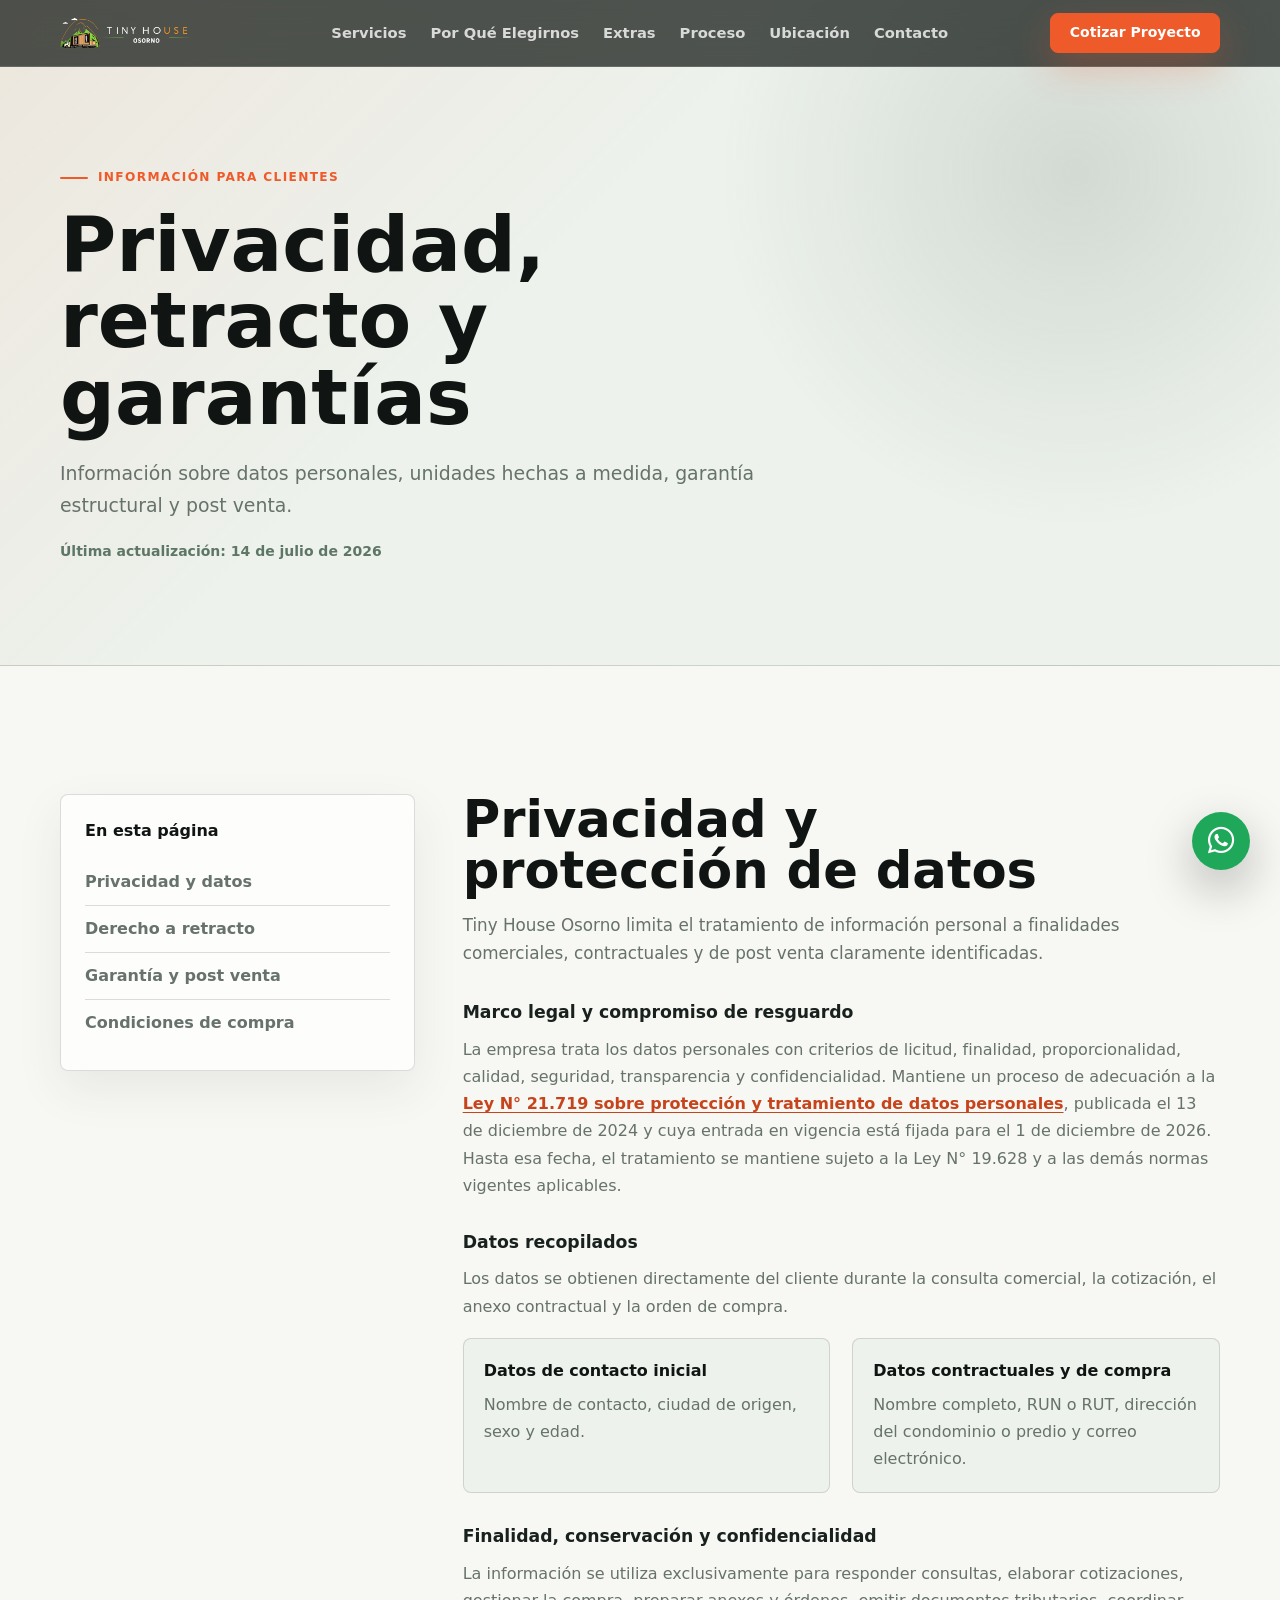
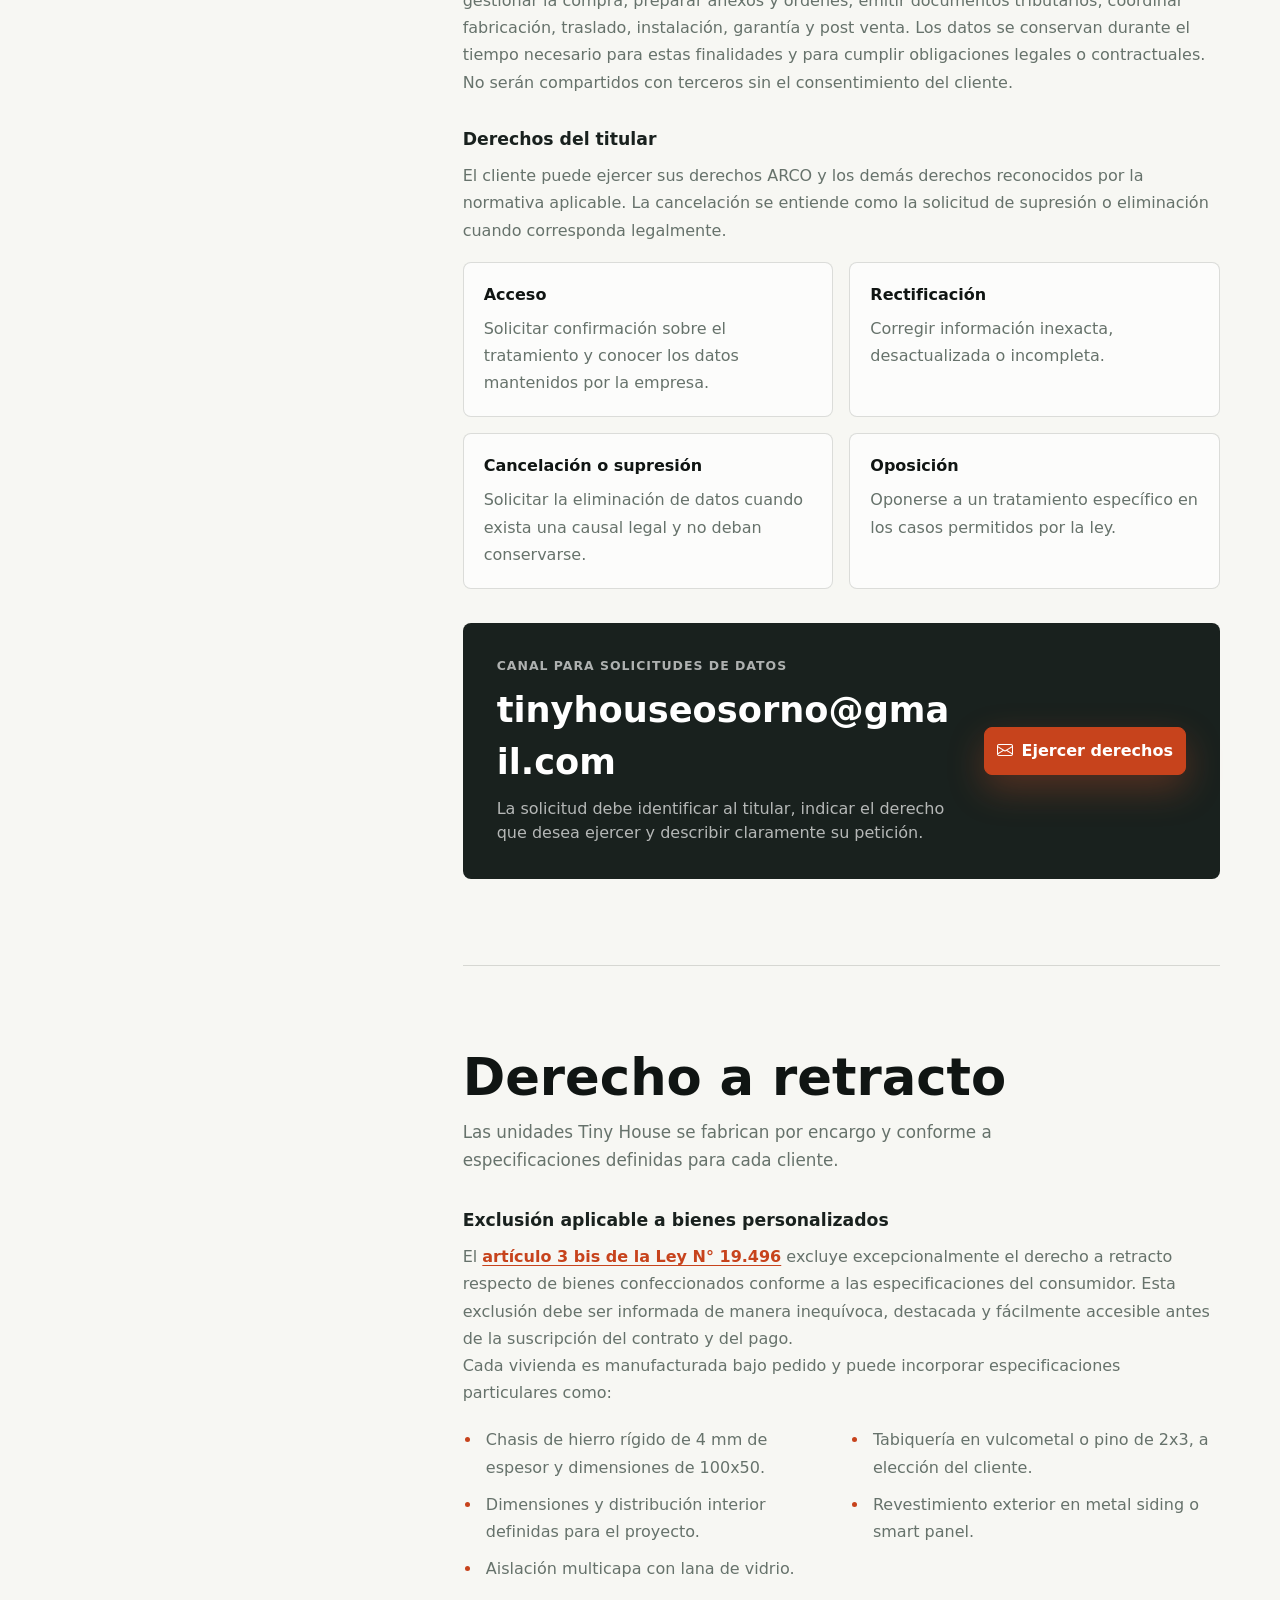
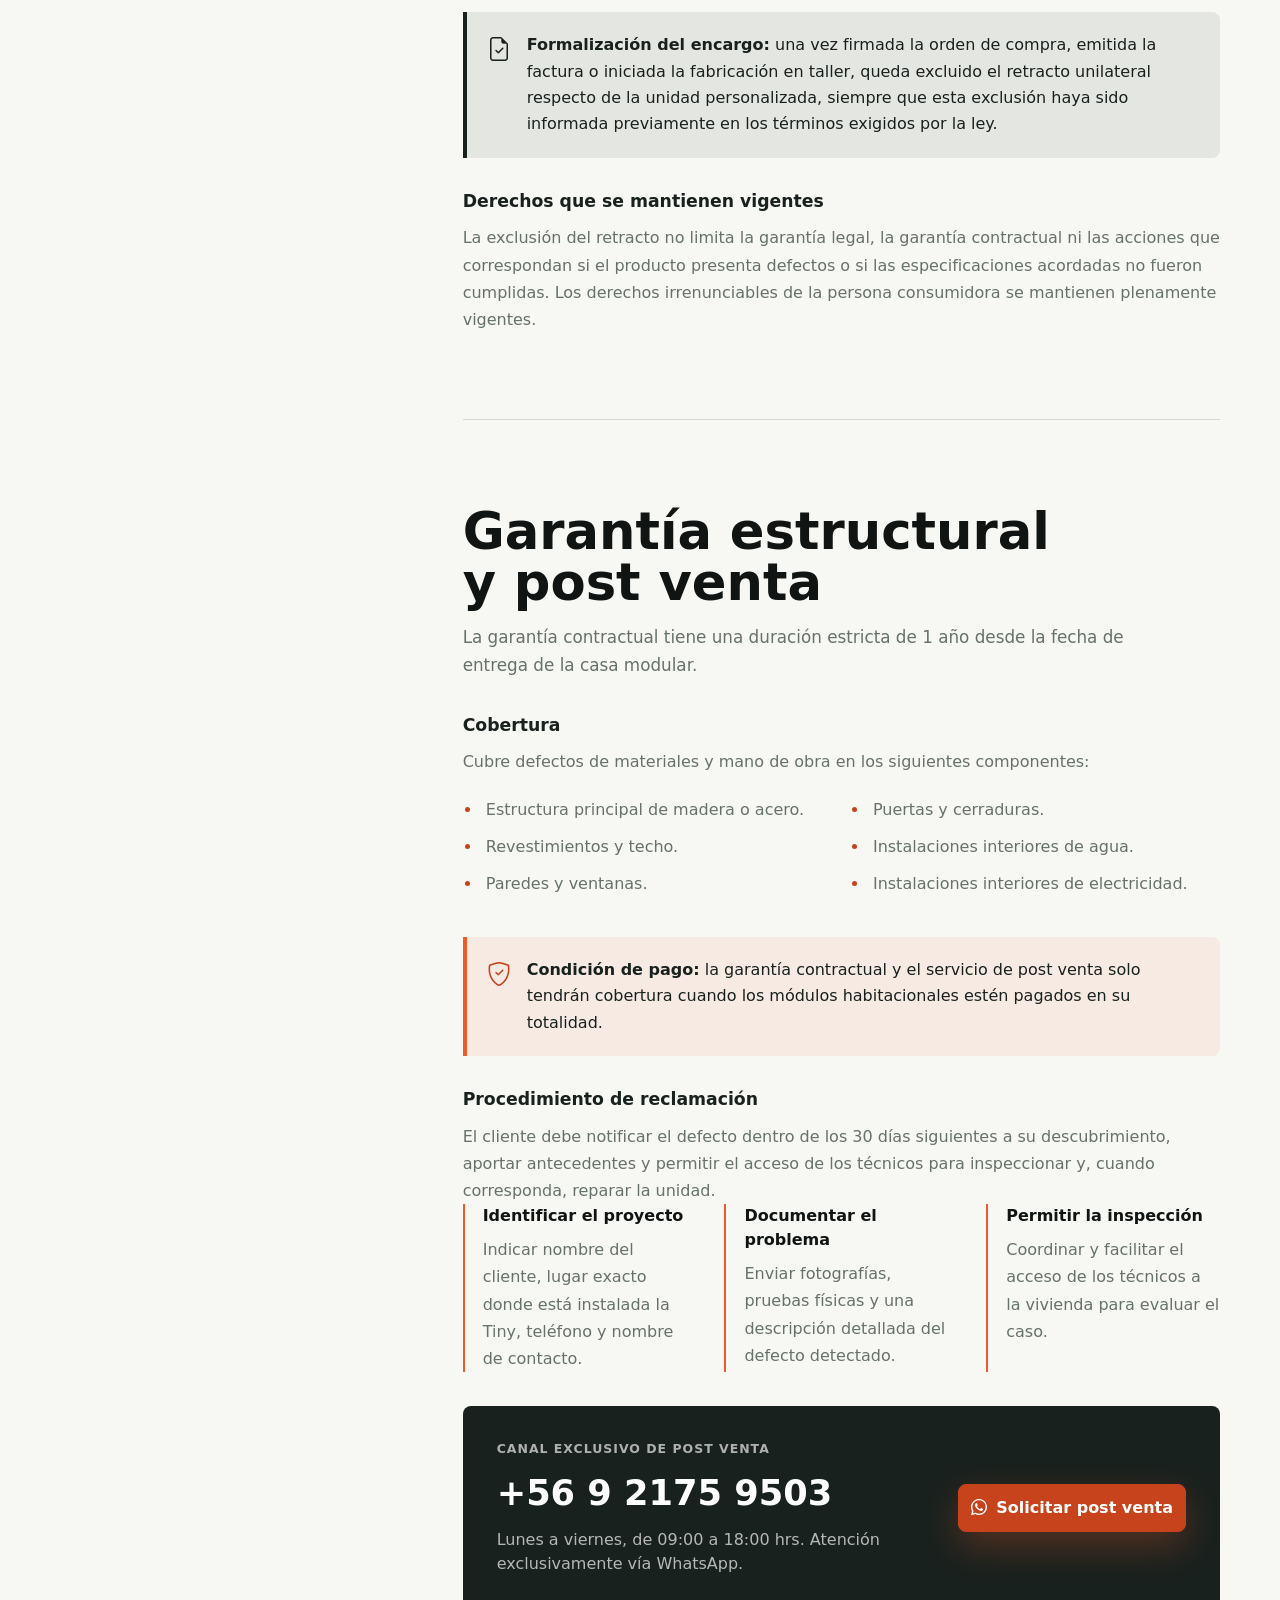
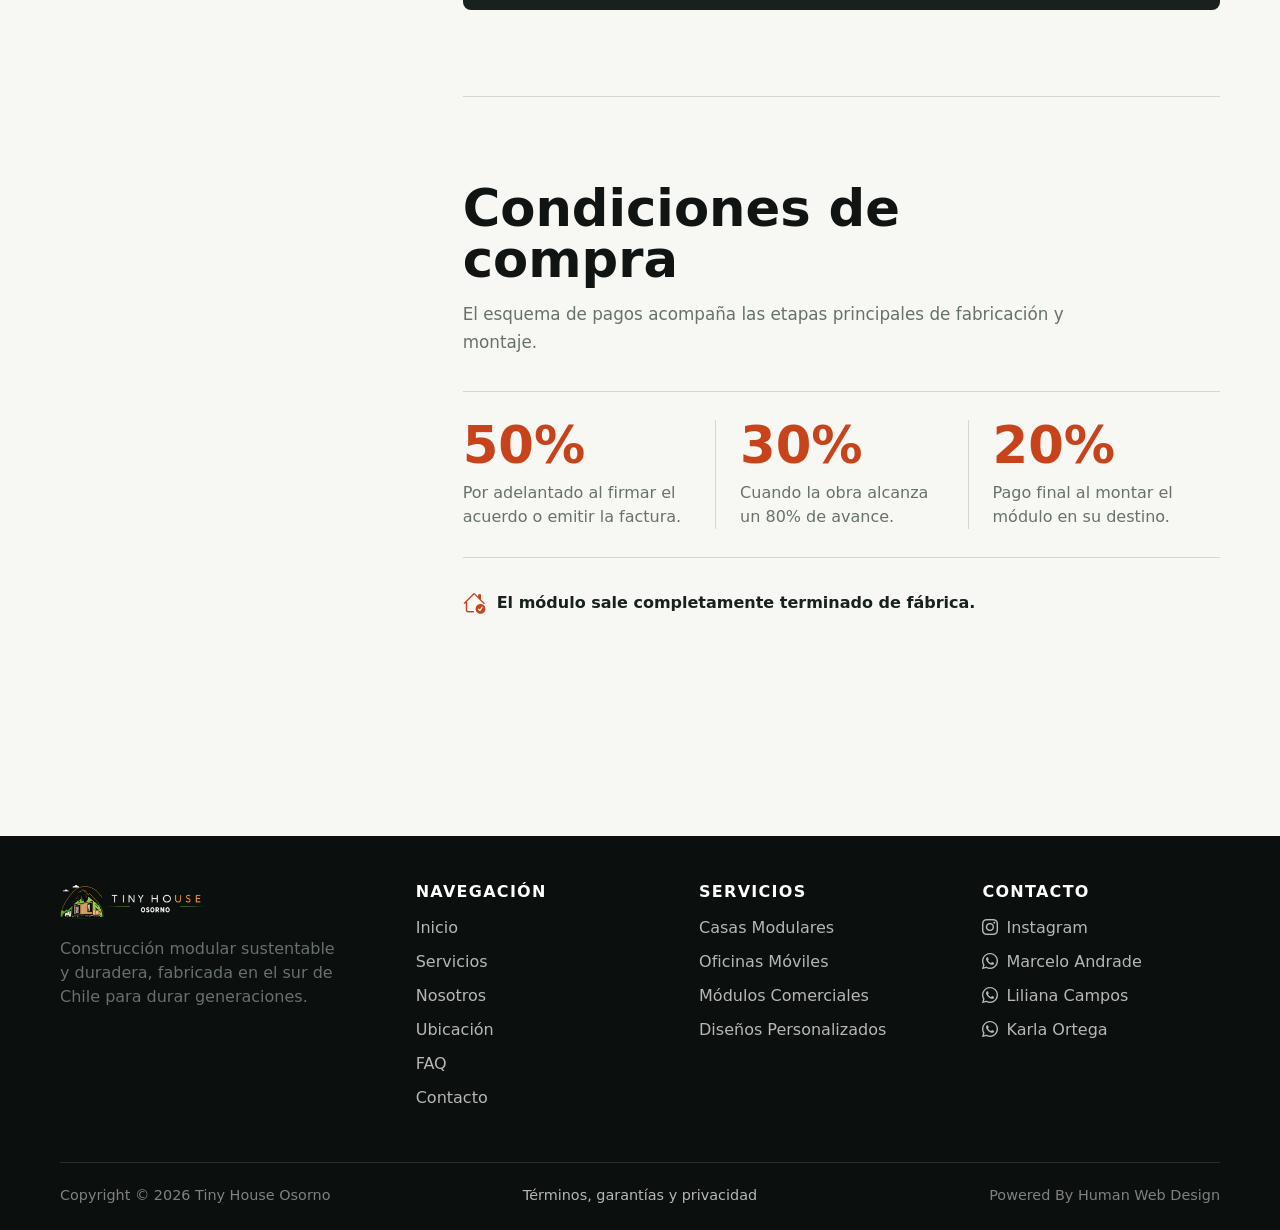
<file: privacidad.html>
<!DOCTYPE html>
<html lang="es">
<head>
  <meta charset="UTF-8">
  <meta name="viewport" content="width=device-width, initial-scale=1.0">
  <meta name="description" content="Política de privacidad, derecho a retracto, garantías y condiciones de post venta de Tiny House Osorno.">
  <meta name="robots" content="index, follow, max-image-preview:large">
  <title>Privacidad, retracto y garantías | Tiny House Osorno</title>
  <link rel="canonical" href="https://tinyhouseosorno.cl/privacidad">
  <meta property="og:locale" content="es_CL">
  <meta property="og:type" content="website">
  <meta property="og:site_name" content="Tiny House Osorno">
  <meta property="og:title" content="Privacidad, retracto y garantías | Tiny House Osorno">
  <meta property="og:description" content="Condiciones de compra, garantías, post venta y protección de datos de Tiny House Osorno.">
  <meta property="og:url" content="https://tinyhouseosorno.cl/privacidad">
  <!-- Imagen de previsualización para WhatsApp y Redes Sociales -->
  <meta property="og:image" content="https://tinyhouseosorno.cl/assets/img/og-preview.png">
  <meta property="og:image:secure_url" content="https://tinyhouseosorno.cl/assets/img/og-preview.png">
  <meta property="og:image:width" content="1200">
  <meta property="og:image:height" content="630">
  <meta property="og:image:type" content="image/png">
  <link rel="preconnect" href="https://cdn.jsdelivr.net">
  <link rel="preconnect" href="https://code.jquery.com">
  <link href="https://cdn.jsdelivr.net/npm/bootstrap@5.3.3/dist/css/bootstrap.min.css" rel="stylesheet">
  <link href="https://cdn.jsdelivr.net/npm/bootstrap-icons@1.11.3/font/bootstrap-icons.min.css" rel="stylesheet">
  <link rel="stylesheet" href="assets/css/styles.css?v=20260714-compact-nav">
  <link rel="icon" type="image/x-icon" href="assets/img/favicon.ico">
  <script src="assets/js/script.js?v=20260714-policy" defer></script>
</head>
<body>
  <a class="whatsapp-float" href="https://wa.me/56975494479?text=Hola%20Marcelo%2C%20quiero%20cotizar%20una%20Tiny%20House" target="_blank" rel="noopener" aria-label="Contactar por WhatsApp a Marcelo Andrade">
    <i class="bi bi-whatsapp" aria-hidden="true"></i>
  </a>

  <header class="site-header" id="top">
    <nav class="navbar navbar-expand-lg navbar-dark" aria-label="Navegación principal">
      <div class="container-fluid page-shell">
        <a class="navbar-brand" href="/#inicio" aria-label="Tiny House Osorno inicio">
          <img src="assets/img/logo.png" alt="Tiny House Osorno">
        </a>
        <button class="navbar-toggler" type="button" data-bs-toggle="collapse" data-bs-target="#mainNav" data-nav-toggle aria-controls="mainNav" aria-expanded="false" aria-label="Abrir menú">
          <span class="navbar-toggler-icon"></span>
        </button>
        <div class="collapse navbar-collapse" id="mainNav">
          <ul class="navbar-nav mx-auto">
            <li class="nav-item"><a class="nav-link" href="/#servicios">Servicios</a></li>
            <li class="nav-item"><a class="nav-link" href="/#ingenieria">Por Qué Elegirnos</a></li>
            <li class="nav-item"><a class="nav-link" href="/#incluye">Extras</a></li>
            <li class="nav-item"><a class="nav-link" href="/#proceso">Proceso</a></li>
            <li class="nav-item"><a class="nav-link" href="/#ubicacion">Ubicación</a></li>
            <li class="nav-item"><a class="nav-link" href="/#contacto">Contacto</a></li>
          </ul>
          <a class="btn btn-accent btn-nowrap" href="https://wa.me/56975494479?text=Hola%20Marcelo%2C%20quiero%20cotizar%20una%20Tiny%20House" target="_blank" rel="noopener">
            Cotizar Proyecto
          </a>
        </div>
      </div>
    </nav>
  </header>

  <main class="legal-main" id="contenido">
    <section class="legal-hero" aria-labelledby="legalTitle">
      <div class="container-fluid page-shell">
        <div class="legal-hero-copy reveal">
          <span class="section-kicker">Información para clientes</span>
          <h1 id="legalTitle">Privacidad, retracto y garantías</h1>
          <p>Información sobre datos personales, unidades hechas a medida, garantía estructural y post venta.</p>
          <small>Última actualización: 14 de julio de 2026</small>
        </div>
      </div>
    </section>

    <section class="legal-content section-pad">
      <div class="container-fluid page-shell">
        <div class="row g-4 g-lg-5 align-items-start">
          <div class="col-lg-4">
            <nav class="legal-toc reveal" aria-label="Contenido de esta página">
              <strong>En esta página</strong>
              <a href="#datos">Privacidad y datos</a>
              <a href="#retracto">Derecho a retracto</a>
              <a href="#garantia">Garantía y post venta</a>
              <a href="#compra">Condiciones de compra</a>
            </nav>
          </div>

          <div class="col-lg-8 legal-sections">
            <article class="legal-section reveal" id="datos">
              <div class="legal-section-heading">
                <div>
                  <h2>Privacidad y protección de datos</h2>
                  <p>Tiny House Osorno limita el tratamiento de información personal a finalidades comerciales, contractuales y de post venta claramente identificadas.</p>
                </div>
              </div>

              <h3>Marco legal y compromiso de resguardo</h3>
              <p>La empresa trata los datos personales con criterios de licitud, finalidad, proporcionalidad, calidad, seguridad, transparencia y confidencialidad. Mantiene un proceso de adecuación a la <a class="legal-inline-link" href="https://www.bcn.cl/leychile/navegar?idNorma=1209272" target="_blank" rel="noopener noreferrer">Ley N° 21.719 sobre protección y tratamiento de datos personales</a>, publicada el 13 de diciembre de 2024 y cuya entrada en vigencia está fijada para el 1 de diciembre de 2026. Hasta esa fecha, el tratamiento se mantiene sujeto a la Ley N° 19.628 y a las demás normas vigentes aplicables.</p>

              <h3>Datos recopilados</h3>
              <p>Los datos se obtienen directamente del cliente durante la consulta comercial, la cotización, el anexo contractual y la orden de compra.</p>
              <div class="legal-data-groups">
                <div>
                  <strong>Datos de contacto inicial</strong>
                  <p>Nombre de contacto, ciudad de origen, sexo y edad.</p>
                </div>
                <div>
                  <strong>Datos contractuales y de compra</strong>
                  <p>Nombre completo, RUN o RUT, dirección del condominio o predio y correo electrónico.</p>
                </div>
              </div>

              <h3>Finalidad, conservación y confidencialidad</h3>
              <p>La información se utiliza exclusivamente para responder consultas, elaborar cotizaciones, gestionar la compra, preparar anexos y órdenes, emitir documentos tributarios, coordinar fabricación, traslado, instalación, garantía y post venta. Los datos se conservan durante el tiempo necesario para estas finalidades y para cumplir obligaciones legales o contractuales. No serán compartidos con terceros sin el consentimiento del cliente.</p>

              <h3>Derechos del titular</h3>
              <p>El cliente puede ejercer sus derechos ARCO y los demás derechos reconocidos por la normativa aplicable. La cancelación se entiende como la solicitud de supresión o eliminación cuando corresponda legalmente.</p>
              <div class="legal-rights-grid">
                <div><strong>Acceso</strong><p>Solicitar confirmación sobre el tratamiento y conocer los datos mantenidos por la empresa.</p></div>
                <div><strong>Rectificación</strong><p>Corregir información inexacta, desactualizada o incompleta.</p></div>
                <div><strong>Cancelación o supresión</strong><p>Solicitar la eliminación de datos cuando exista una causal legal y no deban conservarse.</p></div>
                <div><strong>Oposición</strong><p>Oponerse a un tratamiento específico en los casos permitidos por la ley.</p></div>
              </div>

              <div class="legal-contact-box legal-email-box">
                <div>
                  <span>Canal para solicitudes de datos</span>
                  <strong>tinyhouseosorno@gmail.com</strong>
                  <p>La solicitud debe identificar al titular, indicar el derecho que desea ejercer y describir claramente su petición.</p>
                </div>
                <a class="btn btn-accent" href="mailto:tinyhouseosorno@gmail.com?subject=Solicitud%20sobre%20datos%20personales">
                  <i class="bi bi-envelope" aria-hidden="true"></i>
                  Ejercer derechos
                </a>
              </div>
            </article>

            <article class="legal-section reveal" id="retracto">
              <div class="legal-section-heading">
                <div>
                  <h2>Derecho a retracto</h2>
                  <p>Las unidades Tiny House se fabrican por encargo y conforme a especificaciones definidas para cada cliente.</p>
                </div>
              </div>

              <h3>Exclusión aplicable a bienes personalizados</h3>
              <p>El <a class="legal-inline-link" href="https://www.sernac.cl/portal/609/w3-article-52791.html" target="_blank" rel="noopener noreferrer">artículo 3 bis de la Ley N° 19.496</a> excluye excepcionalmente el derecho a retracto respecto de bienes confeccionados conforme a las especificaciones del consumidor. Esta exclusión debe ser informada de manera inequívoca, destacada y fácilmente accesible antes de la suscripción del contrato y del pago.</p>

              <p>Cada vivienda es manufacturada bajo pedido y puede incorporar especificaciones particulares como:</p>
              <ul class="legal-list legal-list-columns">
                <li>Chasis de hierro rígido de 4 mm de espesor y dimensiones de 100x50.</li>
                <li>Dimensiones y distribución interior definidas para el proyecto.</li>
                <li>Aislación multicapa con lana de vidrio.</li>
                <li>Tabiquería en vulcometal o pino de 2x3, a elección del cliente.</li>
                <li>Revestimiento exterior en metal siding o smart panel.</li>
              </ul>

              <div class="legal-notice legal-notice-strong">
                <i class="bi bi-file-earmark-check" aria-hidden="true"></i>
                <p><strong>Formalización del encargo:</strong> una vez firmada la orden de compra, emitida la factura o iniciada la fabricación en taller, queda excluido el retracto unilateral respecto de la unidad personalizada, siempre que esta exclusión haya sido informada previamente en los términos exigidos por la ley.</p>
              </div>

              <h3>Derechos que se mantienen vigentes</h3>
              <p>La exclusión del retracto no limita la garantía legal, la garantía contractual ni las acciones que correspondan si el producto presenta defectos o si las especificaciones acordadas no fueron cumplidas. Los derechos irrenunciables de la persona consumidora se mantienen plenamente vigentes.</p>
            </article>

            <article class="legal-section reveal" id="garantia">
              <div class="legal-section-heading">
                <div>
                  <h2>Garantía estructural y post venta</h2>
                  <p>La garantía contractual tiene una duración estricta de 1 año desde la fecha de entrega de la casa modular.</p>
                </div>
              </div>

              <h3>Cobertura</h3>
              <p>Cubre defectos de materiales y mano de obra en los siguientes componentes:</p>
              <ul class="legal-list legal-list-columns">
                <li>Estructura principal de madera o acero.</li>
                <li>Revestimientos y techo.</li>
                <li>Paredes y ventanas.</li>
                <li>Puertas y cerraduras.</li>
                <li>Instalaciones interiores de agua.</li>
                <li>Instalaciones interiores de electricidad.</li>
              </ul>

              <div class="legal-notice">
                <i class="bi bi-shield-check" aria-hidden="true"></i>
                <p><strong>Condición de pago:</strong> la garantía contractual y el servicio de post venta solo tendrán cobertura cuando los módulos habitacionales estén pagados en su totalidad.</p>
              </div>

              <h3>Procedimiento de reclamación</h3>
              <p>El cliente debe notificar el defecto dentro de los 30 días siguientes a su descubrimiento, aportar antecedentes y permitir el acceso de los técnicos para inspeccionar y, cuando corresponda, reparar la unidad.</p>
              <div class="legal-process">
                <div>
                  <strong>Identificar el proyecto</strong>
                  <p>Indicar nombre del cliente, lugar exacto donde está instalada la Tiny, teléfono y nombre de contacto.</p>
                </div>
                <div>
                  <strong>Documentar el problema</strong>
                  <p>Enviar fotografías, pruebas físicas y una descripción detallada del defecto detectado.</p>
                </div>
                <div>
                  <strong>Permitir la inspección</strong>
                  <p>Coordinar y facilitar el acceso de los técnicos a la vivienda para evaluar el caso.</p>
                </div>
              </div>

              <div class="legal-contact-box">
                <div>
                  <span>Canal exclusivo de post venta</span>
                  <strong>+56 9 2175 9503</strong>
                  <p>Lunes a viernes, de 09:00 a 18:00 hrs. Atención exclusivamente vía WhatsApp.</p>
                </div>
                <a class="btn btn-accent" href="https://wa.me/56921759503?text=Hola%2C%20necesito%20iniciar%20una%20solicitud%20de%20post%20venta" target="_blank" rel="noopener noreferrer">
                  <i class="bi bi-whatsapp" aria-hidden="true"></i>
                  Solicitar post venta
                </a>
              </div>
            </article>

            <article class="legal-section reveal" id="compra">
              <div class="legal-section-heading">
                <div>
                  <h2>Condiciones de compra</h2>
                  <p>El esquema de pagos acompaña las etapas principales de fabricación y montaje.</p>
                </div>
              </div>

              <div class="legal-payment-grid" aria-label="Esquema de pagos">
                <div><strong>50%</strong><p>Por adelantado al firmar el acuerdo o emitir la factura.</p></div>
                <div><strong>30%</strong><p>Cuando la obra alcanza un 80% de avance.</p></div>
                <div><strong>20%</strong><p>Pago final al montar el módulo en su destino.</p></div>
              </div>

              <p class="legal-delivery"><i class="bi bi-house-check" aria-hidden="true"></i> El módulo sale completamente terminado de fábrica.</p>
            </article>
          </div>
        </div>
      </div>
    </section>
  </main>

  <footer class="site-footer">
    <div class="container-fluid page-shell">
      <div class="footer-grid">
        <div class="footer-col footer-brand-col">
          <img src="assets/img/logo.png" alt="Tiny House Osorno" class="footer-logo">
          <p>Construcción modular sustentable y duradera, fabricada en el sur de Chile para durar generaciones.</p>
        </div>
        <div class="footer-col">
          <h2>Navegación</h2>
          <a href="/#inicio">Inicio</a>
          <a href="/#servicios">Servicios</a>
          <a href="/#ingenieria">Nosotros</a>
          <a href="/#ubicacion">Ubicación</a>
          <a href="/#faq">FAQ</a>
          <a href="/#contacto">Contacto</a>
        </div>
        <div class="footer-col">
          <h2>Servicios</h2>
          <a href="/#servicios">Casas Modulares</a>
          <a href="/#servicios">Oficinas Móviles</a>
          <a href="/#servicios">Módulos Comerciales</a>
          <a href="/#servicios">Diseños Personalizados</a>
        </div>
        <div class="footer-col">
          <h2>Contacto</h2>
          <a href="https://www.instagram.com/tiny.house.osorno/" target="_blank" rel="noopener">
            <i class="bi bi-instagram" aria-hidden="true"></i>
            Instagram
          </a>
          <a href="https://wa.me/56975494479" target="_blank" rel="noopener">
            <i class="bi bi-whatsapp" aria-hidden="true"></i>
            Marcelo Andrade
          </a>
          <a href="https://wa.me/56953952816" target="_blank" rel="noopener">
            <i class="bi bi-whatsapp" aria-hidden="true"></i>
            Liliana Campos
          </a>
          <a href="https://wa.me/56985816887" target="_blank" rel="noopener">
            <i class="bi bi-whatsapp" aria-hidden="true"></i>
            Karla Ortega
          </a>
        </div>
      </div>
      <div class="footer-bottom">
        <p>Copyright © 2026 Tiny House Osorno</p>
        <p><a href="/privacidad" aria-current="page">Términos, garantías y privacidad</a></p>
        <p><a class="footer-credit-link" href="https://humanwebdesign.cl/" target="_blank" rel="noopener noreferrer">Powered By Human Web Design</a></p>
      </div>
    </div>
  </footer>

  <script src="https://code.jquery.com/jquery-3.7.1.min.js"></script>
  <script src="https://cdn.jsdelivr.net/npm/bootstrap@5.3.3/dist/js/bootstrap.bundle.min.js"></script>
</body>
</html>
</file>
<file: assets/css/styles.css>
:root {
  --ink: #101513;
  --ink-2: #19211e;
  --moss: #31453a;
  --moss-soft: #5e7665;
  --mist: #edf2ec;
  --paper: #f7f7f3;
  --line: rgba(16, 21, 19, 0.14);
  --line-dark: rgba(255, 255, 255, 0.14);
  --accent: #ef5a2a;
  --accent-dark: #c7431c;
  --white: #ffffff;
  --muted: #66726b;
  --shadow: 0 28px 70px rgba(16, 21, 19, 0.18);
  --radius: 8px;
  --ease-out: cubic-bezier(0.23, 1, 0.32, 1);
  --ease-in-out: cubic-bezier(0.77, 0, 0.175, 1);
  --header-height: 66px;
}

* {
  box-sizing: border-box;
}

html {
  scroll-behavior: smooth;
}

body {
  margin: 0;
  color: var(--ink);
  background:
    radial-gradient(circle at 12% 8%, rgba(239, 90, 42, 0.09), transparent 28%),
    radial-gradient(circle at 86% 18%, rgba(49, 69, 58, 0.14), transparent 30%),
    var(--paper);
  font-family: system-ui, -apple-system, BlinkMacSystemFont, "Segoe UI", sans-serif;
  line-height: 1.5;
  -webkit-font-smoothing: antialiased;
}

body.nav-open {
  overflow: hidden;
}

img,
iframe,
svg {
  display: block;
}

img {
  max-width: 100%;
}

a {
  color: inherit;
  text-decoration: none;
}

button,
input,
select,
textarea {
  font: inherit;
}

:focus-visible {
  outline: 3px solid rgba(239, 90, 42, 0.75);
  outline-offset: 3px;
}

.page-shell {
  max-width: 1240px;
  margin-inline: auto;
  padding-inline: clamp(18px, 4vw, 40px);
}

.section-pad {
  padding-block: clamp(76px, 10vw, 132px);
}

section[id] {
  scroll-margin-top: calc(var(--header-height) + 12px);
}

.section-kicker {
  display: inline-flex;
  align-items: center;
  gap: 10px;
  color: var(--accent);
  font-size: 0.76rem;
  font-weight: 850;
  letter-spacing: 0.11em;
  text-transform: uppercase;
  margin-bottom: 14px;
}

.section-kicker::before {
  content: "";
  width: 28px;
  height: 2px;
  border-radius: 999px;
  background: currentColor;
}

h1,
h2,
h3 {
  margin: 0;
  letter-spacing: 0;
  line-height: 1;
  font-weight: 850;
}

h1 {
  max-width: 13.4ch;
  font-size: clamp(3rem, 7.4vw, 6rem);
}

h2 {
  max-width: 13ch;
  font-size: clamp(2.2rem, 5vw, 4.8rem);
}

h3 {
  font-size: clamp(1.22rem, 2vw, 1.65rem);
}

p {
  margin: 0;
  color: var(--muted);
}

.section-head {
  display: grid;
  gap: 18px;
  max-width: 760px;
  margin-bottom: clamp(34px, 5vw, 58px);
}

.section-head p {
  max-width: 58ch;
  font-size: 1.05rem;
}

.btn {
  --bs-btn-border-radius: var(--radius);
  display: inline-flex;
  min-height: 48px;
  align-items: center;
  justify-content: center;
  gap: 9px;
  font-weight: 850;
  border-width: 1px;
  transition:
    transform 160ms var(--ease-out),
    background-color 180ms var(--ease-out),
    border-color 180ms var(--ease-out),
    color 180ms var(--ease-out),
    box-shadow 180ms var(--ease-out);
}

.btn:active,
.filter-chip:active,
.timeline-step:active {
  transform: scale(0.97);
}

.btn-accent {
  --bs-btn-color: var(--white);
  --bs-btn-bg: var(--accent);
  --bs-btn-border-color: var(--accent);
  --bs-btn-hover-color: var(--white);
  --bs-btn-hover-bg: var(--accent-dark);
  --bs-btn-hover-border-color: var(--accent-dark);
  box-shadow: 0 14px 36px rgba(239, 90, 42, 0.28);
}

.btn-ghost {
  --bs-btn-color: var(--white);
  --bs-btn-border-color: rgba(255, 255, 255, 0.44);
  --bs-btn-hover-color: var(--white);
  --bs-btn-hover-bg: rgba(255, 255, 255, 0.12);
  --bs-btn-hover-border-color: rgba(255, 255, 255, 0.86);
}

.btn-nowrap {
  white-space: nowrap;
}

.reveal {
  opacity: 0;
  transform: translateY(18px);
  transition:
    opacity 620ms var(--ease-out),
    transform 620ms var(--ease-out);
}

.reveal.is-visible {
  opacity: 1;
  transform: translateY(0);
}

.site-header {
  position: fixed;
  inset: 0 0 auto;
  z-index: 100;
  background: rgba(16, 21, 19, 0.72);
  border-bottom: 1px solid var(--line-dark);
  backdrop-filter: blur(18px) saturate(1.35);
  -webkit-backdrop-filter: blur(18px) saturate(1.35);
  transition:
    background-color 180ms var(--ease-out),
    border-color 180ms var(--ease-out);
}

.navbar {
  min-height: var(--header-height);
  padding-block: 6px;
}

.navbar > .page-shell {
  display: flex;
  align-items: center;
  justify-content: space-between;
  gap: 16px;
}

.navbar-brand {
  flex: 0 1 137px;
  max-width: 137px;
  min-width: 0;
}

.navbar-brand img {
  width: auto;
  height: 32px;
  max-width: 100%;
  object-fit: contain;
}

.navbar-nav {
  gap: 8px;
}

.navbar .nav-link {
  display: flex;
  min-height: 40px;
  align-items: center;
  color: rgba(255, 255, 255, 0.78);
  font-size: 0.92rem;
  font-weight: 750;
  line-height: 1.1;
  padding: 0.25rem 0.7rem;
}

.navbar .btn {
  min-height: 40px;
  padding: 0.375rem 1.15rem;
  font-size: 0.875rem;
  line-height: 1.1;
}

.navbar .nav-link:hover,
.navbar .nav-link:focus {
  color: var(--white);
}

.navbar-toggler {
  flex: 0 0 auto;
  border-color: rgba(255, 255, 255, 0.22);
}

.whatsapp-float {
  position: fixed;
  right: clamp(16px, 3vw, 30px);
  bottom: clamp(16px, 3vw, 30px);
  z-index: 120;
  display: grid;
  place-items: center;
  width: 58px;
  aspect-ratio: 1;
  color: var(--white);
  background: #20a85a;
  border-radius: 50%;
  box-shadow: 0 18px 48px rgba(16, 21, 19, 0.28);
  transition:
    transform 180ms var(--ease-out),
    box-shadow 180ms var(--ease-out);
}

.whatsapp-float i {
  font-size: 1.65rem;
}

.hero-section {
  position: relative;
  min-height: 100dvh;
  overflow: hidden;
  color: var(--white);
  isolation: isolate;
}

.hero-media {
  position: absolute;
  inset: 0;
  width: 100%;
  height: 100%;
  z-index: -3;
  margin: 0;
  background-position: center;
  background-size: cover;
  background-repeat: no-repeat;
  transform: scale(1.04);
  animation: heroDrift 18s var(--ease-in-out) infinite alternate;
}

.hero-slide {
  position: absolute;
  inset: 0;
  width: 100%;
  height: 100%;
  opacity: 0;
  object-fit: cover;
  object-position: center;
  transform: scale(1.01);
  transition: opacity 1200ms var(--ease-in-out);
}

.hero-slide.active {
  opacity: 1;
}

.hero-media img,
.model-image img,
.workshop-photo img,
.workshop-thumb img {
  width: 100%;
  height: 100%;
  object-fit: cover;
}

.hero-veils {
  position: absolute;
  inset: 0;
  width: 100%;
  height: 100%;
  z-index: -2;
  background:
    linear-gradient(90deg, rgba(16, 21, 19, 0.94), rgba(16, 21, 19, 0.57) 48%, rgba(16, 21, 19, 0.28)),
    linear-gradient(180deg, rgba(16, 21, 19, 0.18), rgba(16, 21, 19, 0.86));
}

.hero-veils::after,
.location-section::before,
.timeline-section::before {
  content: "";
  position: absolute;
  inset: 0;
  pointer-events: none;
  background:
    repeating-linear-gradient(90deg, rgba(255, 255, 255, 0.06) 0 1px, transparent 1px 120px),
    repeating-linear-gradient(0deg, rgba(255, 255, 255, 0.05) 0 1px, transparent 1px 120px);
  mask-image: linear-gradient(90deg, black, transparent 72%);
}

.hero-content {
  min-height: 100dvh;
  display: grid;
  grid-template-columns: minmax(0, 1fr) minmax(280px, 360px);
  align-items: end;
  gap: clamp(28px, 5vw, 72px);
  padding-top: calc(var(--header-height) + 58px);
  padding-bottom: clamp(34px, 7vw, 82px);
}

.hero-copy p {
  max-width: 48ch;
  margin-top: 22px;
  color: rgba(255, 255, 255, 0.78);
  font-size: clamp(1rem, 2vw, 1.22rem);
}

.hero-actions {
  display: flex;
  flex-wrap: wrap;
  gap: 12px;
  margin-top: 30px;
}

.hero-panel {
  display: grid;
  gap: 14px;
  padding: 18px;
  border: 1px solid rgba(255, 255, 255, 0.22);
  border-radius: var(--radius);
  background: rgba(16, 21, 19, 0.52);
  backdrop-filter: blur(18px);
  -webkit-backdrop-filter: blur(18px);
}

.hero-panel div {
  display: grid;
  gap: 3px;
  padding: 16px;
  border-radius: calc(var(--radius) - 2px);
  background: rgba(255, 255, 255, 0.08);
}

.hero-panel span {
  color: rgba(255, 255, 255, 0.58);
  font-size: 0.78rem;
  font-weight: 850;
  text-transform: uppercase;
}

.hero-panel strong {
  color: var(--white);
  font-size: 1.15rem;
}

.intro-band {
  padding-block: clamp(58px, 8vw, 90px);
  color: var(--white);
  background:
    linear-gradient(120deg, rgba(239, 90, 42, 0.16), transparent 42%),
    var(--ink);
}

.intro-layout {
  display: grid;
  grid-template-columns: 1.2fr 0.8fr;
  gap: clamp(26px, 6vw, 80px);
  align-items: end;
}

.intro-band h2 {
  max-width: 14ch;
  font-size: clamp(2rem, 4.5vw, 4rem);
}

.intro-band p {
  color: rgba(255, 255, 255, 0.72);
  font-size: 1.07rem;
}

.models-section,
.inclusions-section,
.faq-section {
  background: linear-gradient(180deg, var(--paper), var(--mist));
}

.filter-bar {
  display: flex;
  flex-wrap: wrap;
  gap: 10px;
  margin-bottom: 30px;
}

.filter-select-wrap {
  display: none;
  margin-bottom: 24px;
}

.filter-select-wrap label {
  display: block;
  margin-bottom: 8px;
  color: var(--muted);
  font-size: 0.78rem;
  font-weight: 900;
  text-transform: uppercase;
}

.filter-select {
  width: 100%;
  min-height: 46px;
  padding: 0 42px 0 14px;
  color: var(--ink);
  border: 1px solid var(--line);
  border-radius: var(--radius);
  background:
    linear-gradient(45deg, transparent 50%, var(--accent) 50%) calc(100% - 18px) 19px / 7px 7px no-repeat,
    linear-gradient(135deg, var(--accent) 50%, transparent 50%) calc(100% - 13px) 19px / 7px 7px no-repeat,
    rgba(255, 255, 255, 0.88);
  font-weight: 850;
  appearance: none;
}

.filter-chip {
  min-height: 42px;
  padding: 0 16px;
  color: var(--ink);
  background: rgba(255, 255, 255, 0.64);
  border: 1px solid var(--line);
  border-radius: 999px;
  font-weight: 850;
  transition:
    transform 160ms var(--ease-out),
    color 180ms var(--ease-out),
    background-color 180ms var(--ease-out),
    border-color 180ms var(--ease-out);
}

.filter-chip.active {
  color: var(--white);
  background: var(--ink);
  border-color: var(--ink);
}

.model-grid {
  display: grid;
  grid-template-columns: repeat(12, minmax(0, 1fr));
  gap: clamp(18px, 3vw, 30px);
  align-items: stretch;
}

.model-card {
  grid-column: span 6;
  height: 100%;
  overflow: hidden;
  border: 1px solid var(--line);
  border-radius: var(--radius);
  background: rgba(255, 255, 255, 0.78);
  box-shadow: 0 16px 46px rgba(16, 21, 19, 0.08);
}

.model-card-large {
  grid-row: span 2;
}

.model-card-offset {
  transform: translateY(24px);
}

.model-card-wide {
  grid-column: span 6;
  background: var(--ink);
  color: var(--white);
}

.model-card.is-hidden {
  display: none;
}

.model-card-wide p,
.model-card-wide li {
  color: rgba(255, 255, 255, 0.7);
}

.model-image {
  height: clamp(210px, 24vw, 310px);
  margin: 0;
  overflow: hidden;
  background:
    linear-gradient(145deg, rgba(239, 90, 42, 0.22), transparent 48%),
    linear-gradient(135deg, var(--moss), var(--ink));
}

.model-body {
  display: grid;
  gap: 16px;
  padding: clamp(22px, 3vw, 30px);
}

.model-meta {
  width: fit-content;
  max-width: 100%;
  padding: 6px 10px;
  color: var(--accent);
  border: 1px solid rgba(239, 90, 42, 0.36);
  border-radius: 999px;
  font-size: 0.78rem;
  font-weight: 900;
}

.model-body ul,
.check-list {
  display: grid;
  gap: 10px;
  padding: 0;
  margin: 0;
  list-style: none;
}

.model-body li,
.check-list li {
  position: relative;
  padding-left: 24px;
  color: var(--muted);
}

.model-quote-btn {
  display: inline-flex;
  width: fit-content;
  min-height: 42px;
  align-items: center;
  justify-content: center;
  gap: 8px;
  margin-top: 2px;
  padding: 0 18px;
  color: var(--ink);
  border: 1px solid rgba(16, 21, 19, 0.2);
  border-radius: 999px;
  background: rgba(255, 255, 255, 0.58);
  font-weight: 900;
  transition:
    transform 160ms var(--ease-out),
    color 180ms var(--ease-out),
    background-color 180ms var(--ease-out),
    border-color 180ms var(--ease-out),
    box-shadow 180ms var(--ease-out);
}

.model-quote-btn:hover,
.model-quote-btn:focus {
  color: var(--white);
  background: var(--accent);
  border-color: var(--accent);
  box-shadow: 0 12px 28px rgba(239, 90, 42, 0.22);
}

.model-quote-btn:active {
  transform: scale(0.97);
}

.model-body li::before,
.check-list li::before {
  content: "\F26A";
  position: absolute;
  left: 0;
  top: 1px;
  color: var(--accent);
  font-family: "bootstrap-icons";
}

.portfolio-carousel {
  display: grid;
  grid-template-columns: 52px minmax(0, 1fr) 52px;
  gap: clamp(12px, 2vw, 22px);
  align-items: center;
}

.portfolio-viewport {
  min-width: 0;
  overflow: hidden;
}

.portfolio-track {
  display: flex;
  gap: 24px;
  transform: translate3d(0, 0, 0);
  transition: transform 520ms var(--ease-out);
  will-change: transform;
}

.portfolio-card {
  flex: 0 0 calc((100% - 48px) / 3);
  min-width: 0;
  overflow: hidden;
  border: 1px solid var(--line);
  border-radius: var(--radius);
  background: rgba(255, 255, 255, 0.82);
  box-shadow: 0 16px 42px rgba(16, 21, 19, 0.08);
  cursor: pointer;
  transition:
    transform 220ms var(--ease-out),
    border-color 220ms var(--ease-out),
    box-shadow 220ms var(--ease-out);
}

.portfolio-card:focus-visible {
  outline: 3px solid rgba(239, 90, 42, 0.75);
  outline-offset: 4px;
}

.portfolio-image {
  height: clamp(180px, 20vw, 250px);
  margin: 0;
  overflow: hidden;
  background: var(--moss);
}

.portfolio-image img {
  width: 100%;
  height: 100%;
  object-fit: cover;
  transition: transform 620ms var(--ease-out);
}

.portfolio-body {
  display: grid;
  gap: 12px;
  min-height: 250px;
  align-content: start;
  padding: clamp(18px, 2.2vw, 26px);
}

.portfolio-body p {
  font-size: 0.94rem;
}

.portfolio-body .portfolio-price {
  margin-top: -4px;
  margin-bottom: 2px;
  color: var(--accent);
  font-size: 0.9rem;
  font-weight: 800;
  line-height: 1.25;
}

.portfolio-body h3 {
  min-height: 2em;
}

.portfolio-actions {
  display: grid;
  grid-template-columns: minmax(0, 1fr) auto;
  gap: 10px;
  align-items: center;
  margin-top: auto;
}

.model-detail-btn {
  display: inline-flex;
  width: fit-content;
  align-items: center;
  gap: 8px;
  margin-top: 0;
  padding-top: 0;
  color: var(--ink);
  font-weight: 900;
}

.model-detail-btn i {
  color: var(--accent);
  transition: transform 180ms var(--ease-out);
}

.portfolio-quote {
  display: inline-flex;
  min-height: 38px;
  align-items: center;
  justify-content: center;
  padding: 0 14px;
  color: var(--white);
  border: 1px solid var(--accent);
  border-radius: var(--radius);
  background: var(--accent);
  font-size: 0.88rem;
  font-weight: 900;
  transition:
    transform 160ms var(--ease-out),
    background-color 180ms var(--ease-out),
    border-color 180ms var(--ease-out);
}

.portfolio-quote:hover,
.portfolio-quote:focus {
  color: var(--white);
  border-color: var(--accent-dark);
  background: var(--accent-dark);
}

.portfolio-quote:active {
  transform: scale(0.97);
}

.portfolio-arrow {
  display: grid;
  place-items: center;
  width: 52px;
  aspect-ratio: 1;
  padding: 0;
  color: var(--ink);
  border: 1px solid var(--line);
  border-radius: 50%;
  background: rgba(255, 255, 255, 0.82);
  transition:
    transform 160ms var(--ease-out),
    color 180ms var(--ease-out),
    background-color 180ms var(--ease-out),
    opacity 180ms var(--ease-out);
}

.portfolio-arrow svg {
  width: 24px;
  height: 24px;
}

.portfolio-arrow:disabled {
  opacity: 0.34;
  cursor: not-allowed;
}

.portfolio-status {
  margin-top: 16px;
  color: var(--muted);
  text-align: center;
  font-size: 0.86rem;
  font-weight: 800;
}

.engineering-section,
.timeline-section,
.contact-section {
  position: relative;
  overflow: hidden;
  color: var(--white);
  background:
    linear-gradient(145deg, rgba(239, 90, 42, 0.12), transparent 36%),
    var(--ink);
}

.engineering-section p,
.timeline-section p,
.contact-section p {
  color: rgba(255, 255, 255, 0.68);
}

.sticky-copy {
  position: sticky;
  top: calc(var(--header-height) + 28px);
}

.workshop-photo {
  height: 260px;
  margin: 30px 0 0;
  overflow: hidden;
  border: 1px solid var(--line-dark);
  border-radius: var(--radius);
  transform: rotate(-1.5deg);
}

.spec-stack {
  display: grid;
  gap: 16px;
}

.spec-item {
  display: grid;
  grid-template-columns: 52px 1fr;
  gap: 18px;
  padding: clamp(20px, 3vw, 30px);
  border: 1px solid var(--line-dark);
  border-radius: var(--radius);
  background: rgba(255, 255, 255, 0.06);
  transition:
    transform 220ms var(--ease-out),
    background-color 220ms var(--ease-out),
    border-color 220ms var(--ease-out);
}

.spec-item i {
  display: grid;
  place-items: center;
  width: 52px;
  aspect-ratio: 1;
  color: var(--white);
  background: var(--accent);
  border-radius: var(--radius);
  font-size: 1.3rem;
}

.spec-item h3 {
  margin-bottom: 10px;
}

.trust-layout {
  display: grid;
  grid-template-columns: minmax(0, 0.92fr) minmax(0, 1.08fr);
  gap: clamp(38px, 7vw, 92px);
  align-items: center;
}

.trust-copy > p {
  max-width: 52ch;
  margin-top: 22px;
  font-size: 1.05rem;
}

.trust-proof {
  display: grid;
  gap: 16px;
}

.trust-stat,
.trust-service {
  display: grid;
  gap: 22px;
  align-items: center;
  padding: clamp(24px, 4vw, 38px);
  border: 1px solid var(--line-dark);
  border-radius: var(--radius);
  background: rgba(255, 255, 255, 0.07);
}

.trust-stat {
  grid-template-columns: auto 1fr;
}

.trust-stat strong {
  color: var(--accent);
  font-size: clamp(3.5rem, 8vw, 6.8rem);
  line-height: 0.82;
}

.trust-stat h3,
.trust-service h3 {
  margin-bottom: 10px;
}

.trust-service {
  grid-template-columns: 58px 1fr;
}

.trust-service i {
  display: grid;
  place-items: center;
  width: 58px;
  aspect-ratio: 1;
  color: var(--white);
  border-radius: var(--radius);
  background: var(--accent);
  font-size: 1.5rem;
}

.trust-closing {
  max-width: 54ch;
  padding: 12px 4px 0;
}

.manufacturing-section {
  background: linear-gradient(180deg, var(--paper), var(--mist));
}

.manufacturing-grid {
  display: grid;
  grid-template-columns: repeat(12, minmax(0, 1fr));
  gap: clamp(18px, 3vw, 30px);
}

.manufacturing-feature,
.manufacturing-tile {
  overflow: hidden;
  border: 1px solid var(--line);
  border-radius: var(--radius);
  background: rgba(255, 255, 255, 0.82);
  box-shadow: 0 18px 46px rgba(16, 21, 19, 0.08);
}

.manufacturing-feature {
  grid-column: span 7;
  grid-row: span 2;
  display: grid;
  grid-template-rows: minmax(420px, 1fr) auto;
}

.manufacturing-tile {
  grid-column: span 5;
  display: grid;
  grid-template-columns: minmax(150px, 0.82fr) minmax(0, 1.18fr);
  min-height: 270px;
}

.manufacturing-feature figure,
.manufacturing-tile figure {
  min-height: 0;
  margin: 0;
  overflow: hidden;
  background: var(--moss);
}

.manufacturing-feature img,
.manufacturing-tile img {
  width: 100%;
  height: 100%;
  object-fit: cover;
}

.manufacturing-feature > div,
.manufacturing-tile > div {
  display: grid;
  align-content: center;
  gap: 12px;
  padding: clamp(22px, 3vw, 34px);
}

.manufacturing-feature span {
  color: var(--accent);
  font-size: 0.78rem;
  font-weight: 900;
  text-transform: uppercase;
}

.model-modal .modal-dialog {
  width: min(94vw, 1180px);
  max-width: min(94vw, 1180px);
}

.model-modal .modal-content {
  overflow: hidden;
  color: var(--ink);
  border: 1px solid var(--line);
  border-radius: var(--radius);
  background: var(--paper);
  box-shadow: 0 28px 80px rgba(16, 21, 19, 0.3);
}

.model-modal .modal-header {
  align-items: center;
  gap: 18px;
  padding: 18px clamp(18px, 3vw, 30px);
  border-bottom-color: var(--line);
}

.modal-kicker {
  display: block;
  margin-bottom: 5px;
  color: var(--accent);
  font-size: 0.7rem;
  font-weight: 900;
  text-transform: uppercase;
}

.model-modal .modal-title {
  max-width: none;
  font-size: clamp(1.35rem, 3vw, 2rem);
  line-height: 1.08;
}

.model-modal .modal-body {
  padding: 0;
}

.model-modal-panel[hidden] {
  display: none;
}

.model-modal-grid {
  display: grid;
  grid-template-columns: minmax(0, 1.18fr) minmax(320px, 0.82fr);
  min-height: min(620px, 76dvh);
}

.model-gallery,
.model-gallery .carousel-inner,
.model-gallery .carousel-item {
  height: 100%;
  min-height: 460px;
}

.model-gallery .carousel-item {
  background: var(--ink-2);
}

.model-gallery .carousel-item img {
  display: block;
  width: 100%;
  height: 100%;
  object-fit: cover;
  object-position: center;
  background: var(--moss);
}

.model-gallery .carousel-item img[alt*="Plano"],
.model-gallery .carousel-item img[alt*="plan"] {
  padding: clamp(6px, 0.8vw, 12px);
  object-fit: contain;
  background: var(--ink-2);
}

.model-gallery .carousel-control-prev,
.model-gallery .carousel-control-next {
  top: 0;
  bottom: 0;
  display: flex;
  align-items: center;
  width: 64px;
  opacity: 1;
}

.model-gallery .carousel-control-prev-icon,
.model-gallery .carousel-control-next-icon {
  width: 42px;
  height: 42px;
  border: 1px solid rgba(255, 255, 255, 0.42);
  border-radius: 50%;
  background-color: rgba(16, 21, 19, 0.62);
  background-size: 18px;
}

.model-modal-copy {
  display: grid;
  align-content: center;
  gap: 18px;
  padding: clamp(26px, 4vw, 48px);
}

.model-modal-meta {
  display: flex;
  flex-wrap: wrap;
  align-items: center;
  gap: 10px;
}

.model-modal-size {
  width: fit-content;
  padding: 6px 10px;
  color: var(--accent);
  border: 1px solid rgba(239, 90, 42, 0.34);
  border-radius: 999px;
  font-size: 0.78rem;
  font-weight: 900;
}

.model-modal-price {
  padding-left: 10px;
  color: var(--accent);
  border-left: 1px solid rgba(16, 21, 19, 0.2);
  font-size: 0.8rem;
  font-weight: 800;
  line-height: 1.2;
}

.model-modal-copy h3 {
  font-size: clamp(1.6rem, 3vw, 2.6rem);
}

.model-spec-list {
  display: grid;
  gap: 10px;
  padding: 0;
  margin: 2px 0 0;
  list-style: none;
}

.model-spec-list li {
  position: relative;
  padding-left: 24px;
  color: var(--muted);
}

.model-spec-list li::before {
  content: "\F26A";
  position: absolute;
  left: 0;
  top: 1px;
  color: var(--accent);
  font-family: "bootstrap-icons";
}

.model-modal-quote {
  width: 100%;
  margin-top: 4px;
}

.compare-layout {
  display: grid;
  grid-template-columns: 0.95fr 1.25fr 0.95fr;
  gap: clamp(18px, 3vw, 28px);
  align-items: stretch;
}

.compare-card {
  min-height: 100%;
  display: grid;
  align-content: start;
  gap: 18px;
  padding: clamp(22px, 3vw, 30px);
  border: 1px solid var(--line);
  border-radius: var(--radius);
  background: rgba(255, 255, 255, 0.78);
  box-shadow: 0 16px 40px rgba(16, 21, 19, 0.07);
}

.compare-card.service {
  color: var(--white);
  background: var(--moss);
  border-color: rgba(255, 255, 255, 0.12);
  transform: translateY(-18px);
}

.compare-card.service li {
  color: rgba(255, 255, 255, 0.78);
}

.compare-label {
  color: var(--accent);
  font-size: 0.78rem;
  font-weight: 900;
  text-transform: uppercase;
}

.timeline-shell {
  display: grid;
  grid-template-columns: minmax(0, 1fr) minmax(300px, 460px);
  gap: clamp(24px, 4vw, 54px);
  align-items: center;
}

.timeline-rail {
  position: relative;
  display: grid;
  grid-template-columns: repeat(8, 1fr);
  gap: 10px;
}

.timeline-rail::before {
  content: "";
  position: absolute;
  left: 0;
  right: 0;
  top: 50%;
  height: 1px;
  background: var(--line-dark);
}

.timeline-step {
  position: relative;
  z-index: 1;
  display: grid;
  place-items: center;
  width: 56px;
  aspect-ratio: 1;
  justify-self: center;
  color: rgba(255, 255, 255, 0.7);
  background: #1d2722;
  border: 1px solid var(--line-dark);
  border-radius: 50%;
  font-weight: 900;
  transition:
    transform 160ms var(--ease-out),
    background-color 180ms var(--ease-out),
    color 180ms var(--ease-out),
    border-color 180ms var(--ease-out);
}

.timeline-step.active {
  color: var(--white);
  background: var(--accent);
  border-color: var(--accent);
  transform: scale(1.08);
}

.timeline-card {
  min-height: 320px;
  display: grid;
  align-content: center;
  gap: 20px;
  padding: clamp(28px, 4vw, 42px);
  border: 1px solid var(--line-dark);
  border-radius: var(--radius);
  background: rgba(255, 255, 255, 0.07);
}

.timeline-card span {
  color: var(--accent);
  font-weight: 900;
  text-transform: uppercase;
}

.timeline-card h3 {
  font-size: clamp(1.9rem, 4vw, 3.4rem);
}

.timeline-card.is-changing {
  animation: contentSwap 240ms var(--ease-out);
}

.timeline-meter {
  height: 3px;
  overflow: hidden;
  border-radius: 999px;
  background: rgba(255, 255, 255, 0.12);
}

.timeline-meter span {
  display: block;
  width: 0;
  height: 100%;
  background: var(--accent);
}

.timeline-card.is-running .timeline-meter span {
  animation: timelineFill 4s linear forwards;
}

.location-section {
  position: relative;
  overflow: hidden;
  background: var(--paper);
}

.location-section::after {
  content: "";
  position: absolute;
  inset: 0;
  z-index: 0;
  pointer-events: none;
  background:
    linear-gradient(rgba(247, 247, 243, 0.72), rgba(247, 247, 243, 0.72)),
    url("../img/taller.jpg") center / cover no-repeat;
}

.location-section > .page-shell {
  position: relative;
  z-index: 2;
}

.location-section::before {
  z-index: 1;
  opacity: 0.22;
  background:
    repeating-linear-gradient(90deg, rgba(16, 21, 19, 0.08) 0 1px, transparent 1px 120px),
    repeating-linear-gradient(0deg, rgba(16, 21, 19, 0.06) 0 1px, transparent 1px 120px);
}

.map-grid {
  position: relative;
  z-index: 1;
  display: grid;
  grid-template-columns: repeat(2, minmax(0, 1fr));
  gap: clamp(18px, 4vw, 34px);
}

.map-card {
  overflow: hidden;
  border: 1px solid var(--line);
  border-radius: var(--radius);
  background: rgba(255, 255, 255, 0.92);
  box-shadow: var(--shadow);
}

.map-card:nth-child(2) {
  transform: translateY(34px);
}

.workshop-thumb {
  height: 190px;
  margin: 0;
  overflow: hidden;
  background: var(--moss);
}

.map-label {
  display: flex;
  align-items: center;
  justify-content: space-between;
  gap: 18px;
  padding: 18px 20px;
  border-bottom: 1px solid var(--line);
}

.map-label span {
  color: var(--accent);
  font-size: 0.78rem;
  font-weight: 900;
  text-transform: uppercase;
}

.map-label strong {
  display: block;
  margin-top: 3px;
  font-size: 1.1rem;
}

.map-card iframe {
  width: 100%;
  height: 350px;
  border: 0;
  filter: grayscale(0.1) contrast(1.02);
}

.faq-list {
  display: grid;
  gap: 12px;
}

.faq-item {
  overflow: hidden;
  border: 1px solid var(--line);
  border-radius: var(--radius);
  background: rgba(255, 255, 255, 0.78);
}

.faq-question {
  width: 100%;
  display: flex;
  align-items: center;
  justify-content: space-between;
  gap: 18px;
  padding: 22px;
  color: var(--ink);
  background: transparent;
  border: 0;
  text-align: left;
  font-size: 1.1rem;
  font-weight: 900;
}

.faq-question i {
  flex: 0 0 auto;
  display: grid;
  place-items: center;
  width: 32px;
  aspect-ratio: 1;
  border: 1px solid var(--line);
  border-radius: 50%;
  color: var(--accent);
  transition:
    transform 180ms var(--ease-out),
    background-color 180ms var(--ease-out),
    color 180ms var(--ease-out);
}

.faq-item.active .faq-question i {
  color: var(--white);
  background: var(--accent);
  transform: rotate(45deg);
}

.faq-answer {
  display: none;
  padding: 0 22px 24px;
}

.faq-item.active .faq-answer {
  display: block;
}

.site-footer a {
  display: inline-flex;
  align-items: center;
  gap: 9px;
}

.site-footer svg {
  width: 18px;
  height: 18px;
  fill: currentColor;
}

.contact-whatsapp-panel {
  position: relative;
  display: grid;
  min-height: 0;
  justify-items: center;
  align-content: center;
  gap: clamp(28px, 3.2vw, 38px);
  padding: clamp(40px, 6vw, 72px);
  overflow: hidden;
  isolation: isolate;
  border: 1px solid rgba(255, 255, 255, 0.13);
  border-radius: var(--radius);
  background:
    linear-gradient(145deg, rgba(255, 255, 255, 0.1), rgba(255, 255, 255, 0.035)),
    rgba(20, 28, 24, 0.78);
  box-shadow:
    inset 0 1px 0 rgba(255, 255, 255, 0.1),
    0 30px 80px rgba(4, 9, 7, 0.3);
  backdrop-filter: blur(18px) saturate(1.15);
  -webkit-backdrop-filter: blur(18px) saturate(1.15);
}

.contact-whatsapp-mark {
  position: absolute;
  right: clamp(-24px, -1.5vw, -12px);
  top: 50%;
  z-index: -1;
  color: rgba(64, 216, 123, 0.07);
  font-size: clamp(7rem, 13vw, 12rem);
  line-height: 1;
  transform: translateY(-50%);
  pointer-events: none;
}

.contact-card-copy,
.contact-whatsapp-actions {
  position: relative;
  z-index: 1;
}

.contact-card-copy {
  display: grid;
  justify-items: center;
  gap: 18px;
  max-width: 760px;
}

.contact-card-kicker {
  margin-bottom: 0;
}

.contact-whatsapp-panel h2 {
  max-width: 18ch;
  color: var(--white);
  font-size: clamp(2.4rem, 5vw, 4.5rem);
}

.contact-card-copy p {
  max-width: 68ch;
  color: rgba(255, 255, 255, 0.7);
  font-size: clamp(1rem, 1.4vw, 1.12rem);
  line-height: 1.7;
}

.contact-whatsapp-actions {
  display: grid;
  grid-template-columns: repeat(3, minmax(0, 1fr));
  gap: 14px;
  width: min(920px, 100%);
}

.contact-whatsapp-btn {
  width: 100%;
  min-width: 0;
  min-height: 54px;
  padding-inline: 18px;
  white-space: nowrap;
}

.contact-privacy-note {
  position: relative;
  z-index: 1;
  max-width: none !important;
  margin: 0 !important;
  padding-top: 2px;
  color: rgba(255, 255, 255, 0.54);
  font-size: 0.78rem !important;
  line-height: 1.5 !important;
  text-align: center;
}

.contact-privacy-note a {
  color: rgba(255, 255, 255, 0.74);
  text-decoration: underline;
  text-decoration-thickness: 1px;
  text-underline-offset: 3px;
  transition: color 180ms var(--ease-out);
}

.contact-privacy-note a:hover,
.contact-privacy-note a:focus-visible {
  color: var(--white);
}

.site-footer {
  padding-block: 48px 24px;
  color: rgba(255, 255, 255, 0.76);
  background: #0b0f0d;
}

.footer-grid {
  display: grid;
  grid-template-columns: 1.35fr 1fr 1fr 1.15fr;
  gap: clamp(28px, 6vw, 78px);
}

.footer-col {
  display: flex;
  flex-direction: column;
  align-items: flex-start;
}

.footer-logo {
  width: 150px;
  margin-bottom: 18px;
}

.site-footer h2 {
  margin-bottom: 16px;
  color: var(--white);
  font-size: 1rem;
  text-transform: uppercase;
  letter-spacing: 0.08em;
}

.site-footer a {
  width: fit-content;
  max-width: 100%;
  gap: 0;
  margin-bottom: 10px;
  color: rgba(255, 255, 255, 0.7);
  overflow-wrap: anywhere;
}

.site-footer a:hover {
  color: var(--white);
}

.site-footer a svg {
  flex: 0 0 auto;
  width: 18px;
  height: 18px;
  margin-right: 8px;
  fill: currentColor;
}

.footer-bottom {
  display: grid;
  grid-template-columns: repeat(3, 1fr);
  align-items: center;
  gap: 16px;
  margin-top: 42px;
  padding-top: 22px;
  border-top: 1px solid rgba(255, 255, 255, 0.12);
  font-size: 0.9rem;
}

.footer-bottom p {
  margin: 0;
  color: rgba(255, 255, 255, 0.48);
}

.footer-bottom p:nth-child(2) {
  text-align: center;
}

.footer-bottom p:nth-child(3) {
  text-align: right;
}

.footer-bottom a {
  margin-bottom: 0;
}

.footer-bottom .footer-credit-link {
  color: rgba(255, 255, 255, 0.48);
}

.footer-bottom .footer-credit-link:hover,
.footer-bottom .footer-credit-link:focus-visible {
  color: rgba(255, 255, 255, 0.78);
}

.site-footer a > i {
  flex: 0 0 auto;
  margin-right: 8px;
  font-size: 1rem;
}

.legal-main {
  min-height: 100vh;
  background: var(--paper);
}

.legal-hero {
  padding-top: calc(var(--header-height) + clamp(64px, 8vw, 104px));
  padding-bottom: clamp(64px, 8vw, 104px);
  overflow: hidden;
  background:
    radial-gradient(circle at 84% 26%, rgba(49, 69, 58, 0.14), transparent 30%),
    linear-gradient(135deg, rgba(239, 90, 42, 0.08), transparent 42%),
    var(--mist);
  border-bottom: 1px solid var(--line);
}

.legal-hero-copy {
  display: grid;
  gap: 20px;
  max-width: 860px;
}

.legal-hero-copy .section-kicker {
  width: fit-content;
  margin-bottom: 0;
}

.legal-hero-copy h1 {
  max-width: 19ch;
  font-size: clamp(3rem, 6vw, 5.4rem);
}

.legal-hero-copy > p {
  max-width: 60ch;
  font-size: clamp(1rem, 1.5vw, 1.18rem);
  line-height: 1.7;
}

.legal-hero-copy small {
  color: var(--moss-soft);
  font-weight: 750;
}

.legal-content {
  background: var(--paper);
}

.legal-toc {
  position: sticky;
  top: calc(var(--header-height) + 28px);
  display: grid;
  padding: 24px;
  border: 1px solid var(--line);
  border-radius: var(--radius);
  background: rgba(255, 255, 255, 0.68);
  box-shadow: 0 18px 48px rgba(49, 69, 58, 0.08);
}

.legal-toc strong {
  margin-bottom: 16px;
  color: var(--ink);
  font-size: 1rem;
}

.legal-toc a {
  padding-block: 11px;
  color: var(--muted);
  border-bottom: 1px solid var(--line);
  font-weight: 750;
  transition:
    color 180ms var(--ease-out),
    padding-left 180ms var(--ease-out);
}

.legal-toc a:last-child {
  border-bottom: 0;
}

.legal-toc a:hover,
.legal-toc a:focus-visible {
  padding-left: 5px;
  color: var(--accent-dark);
}

.legal-sections {
  min-width: 0;
}

.legal-section {
  padding-bottom: clamp(54px, 7vw, 86px);
  scroll-margin-top: calc(var(--header-height) + 24px);
}

.legal-section + .legal-section {
  padding-top: clamp(54px, 7vw, 86px);
  border-top: 1px solid var(--line);
}

.legal-section-heading {
  margin-bottom: 34px;
}

.legal-section h2 {
  max-width: 17ch;
  font-size: clamp(2.1rem, 4vw, 3.6rem);
}

.legal-section-heading p {
  max-width: 62ch;
  margin-top: 16px;
  font-size: 1.05rem;
  line-height: 1.65;
}

.legal-section h3 {
  margin: 32px 0 12px;
  color: var(--ink-2);
  font-size: 1.08rem;
  line-height: 1.3;
}

.legal-section > p,
.legal-section li,
.legal-process p,
.legal-data-groups p,
.legal-rights-grid p {
  line-height: 1.7;
}

.legal-list {
  margin: 20px 0 0;
  padding-left: 1.2rem;
  color: var(--muted);
}

.legal-list-columns {
  columns: 2;
  column-gap: 36px;
}

.legal-list li {
  break-inside: avoid;
  margin-bottom: 10px;
  padding-left: 4px;
}

.legal-list li::marker {
  color: var(--accent-dark);
}

.legal-notice {
  display: grid;
  grid-template-columns: auto 1fr;
  gap: 16px;
  margin-top: 30px;
  padding: 20px;
  border-left: 4px solid var(--accent);
  border-radius: 0 var(--radius) var(--radius) 0;
  background: rgba(239, 90, 42, 0.08);
}

.legal-notice i {
  color: var(--accent-dark);
  font-size: 1.5rem;
}

.legal-notice p {
  color: var(--ink-2);
  line-height: 1.65;
}

.legal-notice-strong {
  border-left-color: var(--ink-2);
  background: rgba(49, 69, 58, 0.09);
}

.legal-notice-strong i {
  color: var(--ink-2);
}

.legal-process {
  display: grid;
  grid-template-columns: repeat(3, minmax(0, 1fr));
  gap: 28px;
}

.legal-process > div {
  padding-left: 18px;
  border-left: 2px solid var(--accent);
}

.legal-process strong,
.legal-data-groups strong {
  display: block;
  margin-bottom: 8px;
  color: var(--ink);
  font-size: 1rem;
}

.legal-contact-box {
  display: grid;
  grid-template-columns: minmax(0, 1fr) auto;
  align-items: center;
  gap: 28px;
  margin-top: 34px;
  padding: clamp(22px, 4vw, 34px);
  color: var(--white);
  border-radius: var(--radius);
  background: var(--ink-2);
}

.legal-contact-box span {
  display: block;
  margin-bottom: 8px;
  color: rgba(255, 255, 255, 0.65);
  font-size: 0.78rem;
  font-weight: 800;
  text-transform: uppercase;
  letter-spacing: 0.08em;
}

.legal-contact-box strong {
  display: block;
  color: var(--white);
  font-size: clamp(1.5rem, 3vw, 2.2rem);
  overflow-wrap: anywhere;
}

.legal-contact-box p {
  margin-top: 8px;
  color: rgba(255, 255, 255, 0.68);
}

.contact-whatsapp-btn.btn-accent,
.legal-contact-box .btn-accent {
  --bs-btn-bg: var(--accent-dark);
  --bs-btn-border-color: var(--accent-dark);
  --bs-btn-hover-bg: #a93616;
  --bs-btn-hover-border-color: #a93616;
}

.legal-payment-grid {
  display: grid;
  grid-template-columns: repeat(3, minmax(0, 1fr));
  margin-top: 12px;
  padding-block: 28px;
  border-top: 1px solid var(--line);
  border-bottom: 1px solid var(--line);
}

.legal-payment-grid > div {
  padding-inline: 24px;
}

.legal-payment-grid > div:first-child {
  padding-left: 0;
}

.legal-payment-grid > div + div {
  border-left: 1px solid var(--line);
}

.legal-payment-grid strong {
  display: block;
  margin-bottom: 10px;
  color: var(--accent-dark);
  font-size: clamp(2.2rem, 4vw, 3.5rem);
  line-height: 1;
}

.legal-delivery {
  display: flex;
  align-items: center;
  gap: 12px;
  margin-top: 26px;
  color: var(--ink-2);
  font-weight: 800;
}

.legal-delivery i {
  color: var(--accent-dark);
  font-size: 1.4rem;
}

.legal-inline-link {
  color: var(--accent-dark);
  font-weight: 800;
  text-decoration: underline;
  text-decoration-thickness: 1px;
  text-underline-offset: 3px;
}

.legal-data-groups {
  display: grid;
  grid-template-columns: repeat(2, minmax(0, 1fr));
  gap: 22px;
  margin-top: 18px;
}

.legal-data-groups > div {
  padding: 20px;
  border: 1px solid var(--line);
  border-radius: var(--radius);
  background: var(--mist);
}

.legal-rights-grid {
  display: grid;
  grid-template-columns: repeat(2, minmax(0, 1fr));
  gap: 16px;
  margin-top: 18px;
}

.legal-rights-grid > div {
  padding: 20px;
  border: 1px solid var(--line);
  border-radius: var(--radius);
  background: rgba(255, 255, 255, 0.64);
}

.legal-rights-grid strong {
  display: block;
  margin-bottom: 8px;
  color: var(--ink);
}

@media (hover: hover) and (pointer: fine) {
  .whatsapp-float:hover,
  .spec-item:hover {
    transform: translateY(-3px);
  }

  .spec-item:hover {
    background-color: rgba(255, 255, 255, 0.1);
  }

  .filter-chip:hover,
  .timeline-step:hover {
    transform: translateY(-2px);
  }

  .portfolio-card:hover {
    transform: translateY(-5px);
    border-color: rgba(239, 90, 42, 0.38);
    box-shadow: 0 24px 56px rgba(16, 21, 19, 0.14);
  }

  .portfolio-card:hover .portfolio-image img {
    transform: scale(1.04);
  }

  .portfolio-card:hover .model-detail-btn i {
    transform: translate(2px, -2px);
  }

  .portfolio-arrow:not(:disabled):hover {
    color: var(--white);
    background: var(--accent);
    transform: scale(1.05);
  }
}

@media (min-width: 992px) {
  .model-modal {
    --model-gallery-height: clamp(260px, 52dvh, 500px);
  }

  .model-modal .modal-content {
    max-height: calc(100dvh - 2rem);
  }

  .model-modal-grid {
    height: var(--model-gallery-height);
    min-height: 0;
  }

  .model-gallery,
  .model-gallery .carousel-inner,
  .model-gallery .carousel-item {
    height: var(--model-gallery-height);
    min-height: 0;
    max-height: 500px;
  }

  .model-modal-copy {
    height: 100%;
    overflow-y: auto;
    overscroll-behavior: contain;
    scrollbar-gutter: stable;
  }

  .hero-section {
    min-height: 100dvh;
    height: auto;
    max-height: none;
  }

  .hero-content {
    min-height: 100dvh;
    height: auto;
    padding-top: calc(var(--header-height) + 34px);
    padding-bottom: clamp(28px, 5vh, 58px);
  }

  .hero-copy h1 {
    max-width: 22ch;
    font-size: clamp(3rem, 4.8vw, 4.5rem);
  }

  .models-section,
  .contact-section {
    min-height: calc(100dvh - var(--header-height));
    display: flex;
    align-items: center;
    padding-block: clamp(28px, 4.2vh, 48px);
    overflow: visible;
  }

  .models-section > .page-shell,
  .contact-section > .page-shell {
    width: 100%;
  }

  .models-section .section-head,
  .timeline-section .section-head,
  .location-section .section-head {
    gap: 10px;
    margin-bottom: clamp(16px, 2.8vh, 26px);
  }

  .models-section .section-head h2,
  .timeline-section .section-head h2,
  .location-section .section-head h2 {
    font-size: clamp(1.9rem, 3.3vw, 3.25rem);
  }

  .models-section .section-head p,
  .timeline-section .section-head p,
  .location-section .section-head p {
    font-size: 0.96rem;
  }

  .models-section .section-head {
    grid-template-columns: minmax(0, 1.08fr) minmax(340px, 0.92fr);
    max-width: min(1120px, 100%);
    align-items: end;
  }

  .models-section .section-kicker {
    grid-column: 1 / -1;
  }

  .models-section .section-head h2 {
    max-width: 23ch;
  }

  .models-section .section-head p {
    max-width: 54ch;
    justify-self: end;
  }

  .models-section .filter-bar {
    margin-bottom: clamp(12px, 2vh, 18px);
  }

  .model-grid {
    grid-template-columns: repeat(4, minmax(0, 1fr));
    gap: clamp(12px, 1.6vw, 18px);
  }

  .model-card,
  .model-card-large,
  .model-card-wide {
    grid-column: span 1;
    grid-row: auto;
  }

  .model-card-offset {
    transform: none;
  }

  .model-image {
    height: clamp(100px, 15vh, 142px);
  }

  .model-body {
    gap: 10px;
    padding: clamp(14px, 1.7vw, 20px);
  }

  .model-body p,
  .model-body li {
    font-size: 0.86rem;
    line-height: 1.42;
  }

  .timeline-card {
    min-height: min(330px, 42vh);
  }

  .timeline-step {
    width: clamp(44px, 4.4vw, 56px);
  }

  .map-grid {
    gap: clamp(16px, 2.4vw, 28px);
  }

  .map-card:nth-child(2) {
    transform: none;
  }

  .map-label {
    padding: 14px 18px;
  }

  .map-card iframe {
    height: clamp(300px, 47vh, 390px);
  }

  .contact-whatsapp-panel {
    padding: clamp(38px, 5vw, 58px);
  }
}

@media (min-width: 992px) and (min-height: 850px) {
  .manufacturing-section,
  .timeline-section,
  .location-section {
    display: flex;
    min-height: calc(100dvh - var(--header-height));
    align-items: center;
    overflow: visible;
  }

  .manufacturing-section {
    min-height: calc(100dvh - var(--header-height) - 1px);
    padding-block: clamp(18px, 2.8vh, 30px);
  }

  .manufacturing-section > .page-shell,
  .timeline-section > .page-shell,
  .location-section > .page-shell {
    width: 100%;
  }

  .manufacturing-section .section-head {
    gap: 8px;
    margin-bottom: clamp(12px, 2vh, 18px);
  }

  .manufacturing-section .section-head h2 {
    max-width: 19ch;
    font-size: clamp(1.85rem, 3.1vw, 3rem);
  }

  .manufacturing-section .section-head p {
    font-size: clamp(0.82rem, 1.1vw, 0.96rem);
  }

  .manufacturing-grid {
    grid-template-rows: repeat(2, minmax(270px, auto));
    gap: clamp(12px, 1.8vw, 20px);
  }

  .manufacturing-feature {
    grid-template-rows: minmax(360px, 1fr) auto;
  }

  .manufacturing-feature > div,
  .manufacturing-tile > div {
    gap: 8px;
    padding: clamp(14px, 1.8vw, 22px);
  }

  .manufacturing-feature h3,
  .manufacturing-tile h3 {
    font-size: clamp(1.05rem, 1.55vw, 1.4rem);
  }

  .manufacturing-feature p,
  .manufacturing-tile p {
    font-size: clamp(0.78rem, 1vw, 0.9rem);
    line-height: 1.38;
  }

  .timeline-section,
  .location-section {
    padding-block: clamp(20px, 3.4vh, 38px);
  }
}

@media (min-width: 992px) and (max-height: 849.98px) {
  .manufacturing-section,
  .timeline-section,
  .location-section {
    min-height: auto;
    height: auto;
    max-height: none;
    padding-block: clamp(48px, 7vh, 68px);
    overflow: visible;
  }

  .manufacturing-section .section-head,
  .timeline-section .section-head,
  .location-section .section-head {
    margin-bottom: clamp(14px, 2.4vh, 20px);
  }

  .manufacturing-grid {
    grid-auto-rows: auto;
    gap: clamp(16px, 2vw, 22px);
  }

  .manufacturing-feature {
    grid-template-rows: minmax(360px, auto) auto;
  }

  .manufacturing-feature > div,
  .manufacturing-tile > div {
    padding: clamp(18px, 2.2vw, 26px);
  }

  .timeline-shell {
    gap: clamp(18px, 2.5vw, 32px);
  }

  .timeline-card {
    min-height: 260px;
    gap: 14px;
    padding: clamp(22px, 3vw, 32px);
  }

  .map-card iframe {
    height: auto;
    min-height: 280px;
    aspect-ratio: 16 / 9;
  }
}

@media (max-width: 991.98px) {
  :root {
    --header-height: 64px;
  }

  html,
  body {
    max-width: 100%;
    overflow-x: hidden;
  }

  .page-shell {
    padding-inline: clamp(16px, 5vw, 32px);
  }

  .section-pad {
    padding-block: clamp(58px, 12vw, 92px);
  }

  .section-head {
    max-width: 100%;
    margin-bottom: clamp(28px, 7vw, 44px);
  }

  h2 {
    max-width: 100%;
    font-size: clamp(2rem, 8vw, 3.4rem);
  }

  .navbar-collapse {
    position: fixed;
    inset: var(--header-height) 0 auto;
    max-height: calc(100dvh - var(--header-height));
    padding: 22px clamp(18px, 4vw, 40px) 28px;
    background: rgba(16, 21, 19, 0.96);
    border-bottom: 1px solid var(--line-dark);
    overflow-y: auto;
  }

  .navbar-nav {
    margin-bottom: 18px;
  }

  .navbar .nav-link {
    min-height: 44px;
    padding: 12px 0;
    font-size: 1.05rem;
  }

  .models-section,
  .timeline-section,
  .location-section,
  .contact-section {
    min-height: auto;
    height: auto;
    max-height: none;
    overflow: visible;
  }

  .hero-section {
    min-height: 100svh;
    height: auto;
    max-height: none;
    overflow: hidden;
  }

  .hero-content {
    min-height: 100svh;
    padding-top: calc(var(--header-height) + 44px);
    padding-bottom: 52px;
  }

  .hero-content,
  .intro-layout,
  .timeline-shell,
  .map-grid,
  .compare-layout {
    grid-template-columns: 1fr;
  }

  .hero-copy h1 {
    max-width: 11ch;
  }

  .hero-panel {
    max-width: 520px;
  }

  .model-grid {
    grid-template-columns: 1fr;
    gap: 18px;
  }

  .portfolio-track {
    gap: 18px;
  }

  .portfolio-card {
    flex-basis: calc((100% - 18px) / 2);
  }

  .trust-layout {
    grid-template-columns: 1fr;
  }

  .trust-copy {
    max-width: 720px;
  }

  .manufacturing-feature {
    grid-column: span 12;
    grid-row: auto;
    grid-template-rows: minmax(360px, 54vw) auto;
  }

  .manufacturing-tile {
    grid-column: span 6;
    grid-template-columns: 1fr;
  }

  .manufacturing-tile figure {
    min-height: 240px;
  }

  .model-card,
  .model-card-wide {
    grid-column: auto;
  }

  .model-image {
    height: clamp(190px, 52vw, 280px);
  }

  .model-body {
    padding: clamp(18px, 5vw, 24px);
  }

  .model-quote-btn {
    width: 100%;
    min-height: 44px;
  }

  .model-card-offset,
  .compare-card.service,
  .map-card:nth-child(2) {
    transform: none;
  }

  .sticky-copy {
    position: static;
  }

  .timeline-rail {
    grid-template-columns: repeat(4, 1fr);
    gap: 10px;
    overflow: visible;
  }

  .timeline-rail::before {
    display: none;
  }

  .timeline-card {
    min-height: auto;
    padding: clamp(24px, 7vw, 34px);
  }

  .map-card iframe {
    height: clamp(260px, 68vw, 360px);
  }

  .contact-whatsapp-panel {
    min-height: 0;
  }

  .contact-whatsapp-actions {
    grid-template-columns: 1fr;
    width: min(520px, 100%);
  }

  .footer-col {
    min-width: 0;
  }

  .footer-grid {
    grid-template-columns: repeat(2, minmax(0, 1fr));
  }
}

@media (max-width: 768px) {
  .navbar > .page-shell {
    flex-wrap: nowrap;
    justify-content: space-between;
  }

  .navbar-brand {
    flex-basis: 120px;
    max-width: 120px;
  }

  .navbar-brand img {
    width: auto;
    height: 28px;
    max-width: 100%;
    object-fit: contain;
  }

  .hero-copy {
    min-width: 0;
  }

  .hero-copy h1 {
    max-width: 100%;
    font-size: clamp(2rem, 9vw, 3.25rem);
    line-height: 1.06;
    overflow-wrap: normal;
  }

  .hero-copy p {
    max-width: 100%;
    font-size: clamp(0.96rem, 4vw, 1.08rem);
  }

  .portfolio-carousel {
    grid-template-columns: 40px minmax(0, 1fr) 40px;
    gap: 8px;
  }

  .portfolio-track {
    gap: 14px;
  }

  .portfolio-card {
    flex-basis: 100%;
  }

  .portfolio-image {
    height: clamp(210px, 62vw, 300px);
  }

  .portfolio-body {
    min-height: 0;
  }

  .portfolio-arrow {
    width: 40px;
  }

  .portfolio-arrow svg {
    width: 20px;
    height: 20px;
  }

  .trust-stat {
    grid-template-columns: auto 1fr;
  }

  .manufacturing-feature,
  .manufacturing-tile {
    grid-column: span 12;
  }

  .manufacturing-feature {
    grid-template-rows: minmax(280px, 68vw) auto;
  }

  .manufacturing-tile {
    grid-template-columns: minmax(130px, 0.8fr) minmax(0, 1.2fr);
  }

  .manufacturing-tile figure {
    min-height: 230px;
  }

  .model-modal .modal-dialog {
    width: 75vw;
    max-width: 75vw;
    margin: 1rem auto;
  }

  .model-modal .modal-content {
    max-height: calc(100dvh - 2rem);
  }

  .model-modal .modal-header {
    align-items: flex-start;
    padding: 14px;
  }

  .model-modal .modal-title {
    font-size: clamp(1.05rem, 5vw, 1.45rem);
  }

  .model-modal-grid {
    grid-template-columns: 1fr;
    min-height: 0;
  }

  .model-gallery,
  .model-gallery .carousel-inner,
  .model-gallery .carousel-item {
    height: clamp(210px, 52vw, 300px);
    min-height: 210px;
  }

  .model-modal-copy {
    gap: 14px;
    padding: 20px;
  }

  .model-modal-copy h3 {
    font-size: clamp(1.3rem, 6vw, 1.8rem);
  }

  .timeline-shell {
    gap: 20px;
  }

  .timeline-rail {
    grid-template-columns: repeat(4, minmax(0, 1fr));
    gap: 8px;
    justify-items: center;
  }

  .timeline-step {
    width: clamp(36px, 10vw, 44px);
    min-width: 0;
    font-size: clamp(0.7rem, 2.8vw, 0.82rem);
  }

  .timeline-step.active {
    transform: scale(1.04);
  }

  .site-footer {
    padding-block: 40px 22px;
  }

  .footer-grid {
    grid-template-columns: repeat(2, minmax(0, 1fr));
    gap: 28px 18px;
    align-items: start;
  }

  .footer-col {
    align-items: flex-start;
    text-align: left;
  }

  .footer-col:nth-child(1),
  .footer-col:nth-child(4) {
    grid-column: span 2;
  }

  .footer-col:nth-child(2),
  .footer-col:nth-child(3) {
    grid-column: span 1;
  }

  .footer-col:nth-child(4) {
    padding-top: 8px;
    border-top: 1px solid var(--line-dark);
  }

  .footer-logo {
    width: min(150px, 52vw);
  }

  .site-footer h2,
  .site-footer p,
  .site-footer a {
    text-align: left;
  }
}

@media (max-width: 575.98px) {
  .site-header {
    min-height: var(--header-height);
  }

  .navbar {
    min-height: var(--header-height);
  }

  .navbar-brand {
    flex-basis: 111px;
    max-width: 111px;
  }

  .navbar-brand img {
    width: auto;
    height: 26px;
    max-width: 100%;
  }

  h1 {
    font-size: clamp(1.95rem, 10.5vw, 2.85rem);
    line-height: 1.08;
  }

  h2 {
    font-size: clamp(1.85rem, 10vw, 2.8rem);
  }

  .section-kicker {
    font-size: 0.7rem;
    letter-spacing: 0.08em;
  }

  .hero-content {
    padding-top: calc(var(--header-height) + 32px);
  }

  .hero-panel {
    padding: 18px;
  }

  .hero-stats {
    grid-template-columns: 1fr;
    gap: 12px;
  }

  .hero-actions,
  .footer-bottom {
    flex-direction: column;
    align-items: stretch;
    grid-template-columns: 1fr;
  }

  .footer-grid {
    grid-template-columns: repeat(2, minmax(0, 1fr));
    gap: 26px 16px;
  }

  .hero-actions .btn,
  .footer-bottom a {
    width: 100%;
  }

  .footer-bottom p,
  .footer-bottom p:nth-child(2),
  .footer-bottom p:nth-child(3) {
    text-align: left;
  }

  .spec-item {
    grid-template-columns: 1fr;
  }

  .portfolio-carousel {
    grid-template-columns: 34px minmax(0, 1fr) 34px;
    gap: 6px;
  }

  .portfolio-arrow {
    width: 34px;
  }

  .portfolio-body {
    padding: 18px;
  }

  .trust-stat,
  .trust-service {
    grid-template-columns: 1fr;
  }

  .trust-stat strong {
    font-size: clamp(3.3rem, 18vw, 5rem);
  }

  .manufacturing-tile {
    grid-template-columns: 1fr;
  }

  .manufacturing-tile figure {
    min-height: 220px;
  }

  .model-modal .modal-header {
    gap: 10px;
  }

  .modal-kicker {
    font-size: 0.62rem;
  }

  .model-modal-copy {
    padding: 16px;
  }

  .model-modal-copy p,
  .model-spec-list li {
    font-size: 0.88rem;
  }

  .timeline-rail {
    grid-template-columns: repeat(4, minmax(0, 1fr));
    gap: 8px;
  }

  .timeline-step {
    width: clamp(34px, 11vw, 42px);
    font-size: 0.72rem;
  }

  .timeline-card h3 {
    font-size: clamp(1.35rem, 8vw, 2rem);
  }

  .map-label {
    align-items: flex-start;
    gap: 14px;
  }

  .contact-whatsapp-panel {
    gap: 24px;
    min-height: auto;
    padding: 30px 18px;
  }

  .contact-card-copy {
    gap: 14px;
  }

  .contact-whatsapp-mark {
    display: none;
  }

  .contact-whatsapp-btn {
    min-height: 50px;
  }

  .contact-privacy-note {
    padding-inline: 24px;
  }

  .whatsapp-float {
    width: 54px;
  }
}

@media (max-width: 991.98px) {
  .legal-toc {
    position: static;
  }

  .legal-process,
  .legal-payment-grid {
    grid-template-columns: 1fr;
  }

  .legal-process {
    gap: 22px;
  }

  .legal-payment-grid {
    padding-block: 0;
  }

  .legal-payment-grid > div,
  .legal-payment-grid > div:first-child {
    padding: 24px 0;
  }

  .legal-payment-grid > div + div {
    border-left: 0;
    border-top: 1px solid var(--line);
  }
}

@media (max-width: 575.98px) {
  .legal-hero {
    padding-top: calc(var(--header-height) + 48px);
    padding-bottom: 54px;
  }

  .legal-hero-copy {
    gap: 16px;
  }

  .legal-hero-copy h1 {
    max-width: 100%;
    font-size: clamp(2.1rem, 9vw, 2.65rem);
  }

  .legal-list-columns {
    columns: 1;
  }

  .legal-contact-box,
  .legal-data-groups,
  .legal-rights-grid {
    grid-template-columns: 1fr;
  }

  .legal-contact-box .btn {
    width: 100%;
  }

  .legal-notice {
    grid-template-columns: 1fr;
  }
}

@media (prefers-reduced-motion: reduce) {
  *,
  *::before,
  *::after {
    animation-duration: 1ms !important;
    animation-iteration-count: 1 !important;
    scroll-behavior: auto !important;
    transition-duration: 1ms !important;
  }

  .hero-media {
    animation: none;
  }

  .portfolio-track {
    transition: none;
  }

  .hero-slide {
    transition-duration: 240ms !important;
  }
}

@media (prefers-reduced-transparency: reduce) {
  .contact-whatsapp-panel {
    background: #18201c;
    backdrop-filter: none;
    -webkit-backdrop-filter: none;
  }
}

@keyframes heroDrift {
  from {
    transform: scale(1.04) translate3d(0, 0, 0);
  }

  to {
    transform: scale(1.09) translate3d(-1.4%, -1%, 0);
  }
}

@keyframes contentSwap {
  from {
    opacity: 0.45;
    transform: translateY(6px);
    filter: blur(2px);
  }

  to {
    opacity: 1;
    transform: translateY(0);
    filter: blur(0);
  }
}

@keyframes timelineFill {
  from {
    width: 0;
  }

  to {
    width: 100%;
  }
}
</file>
